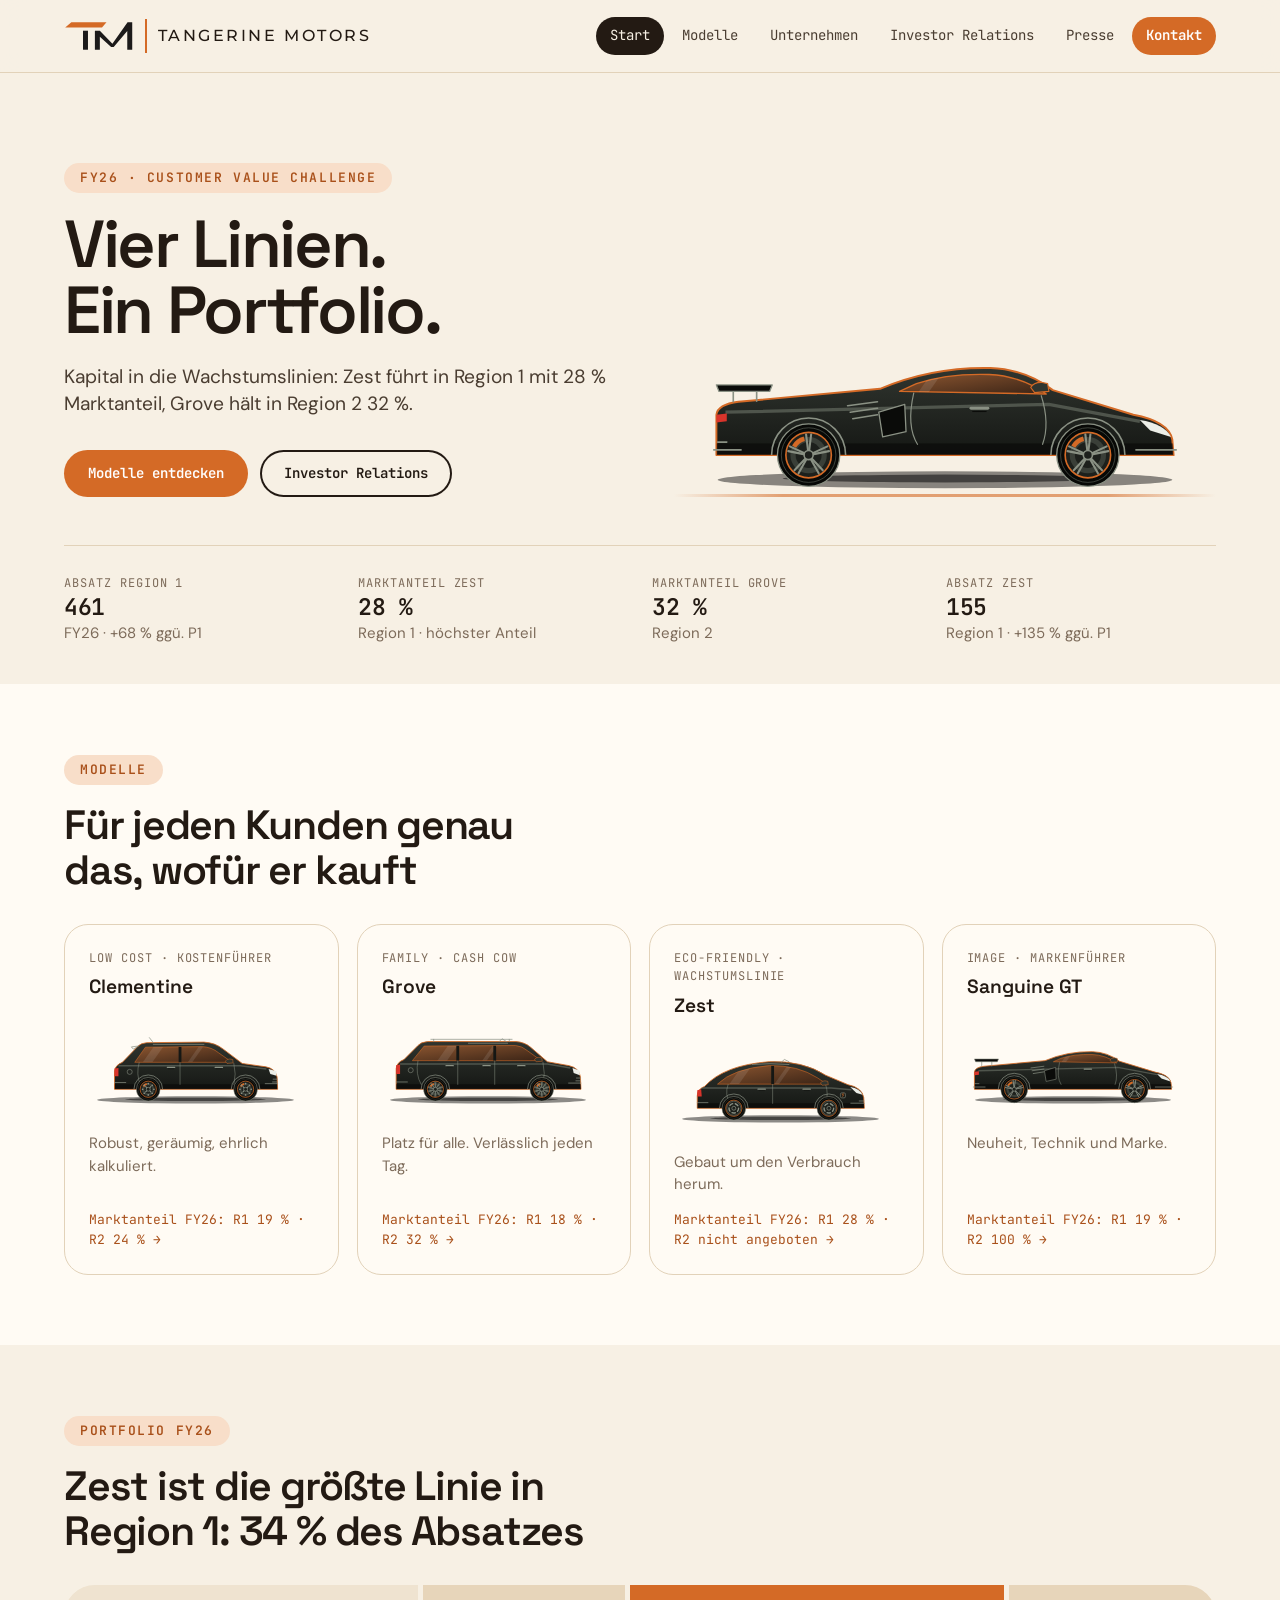
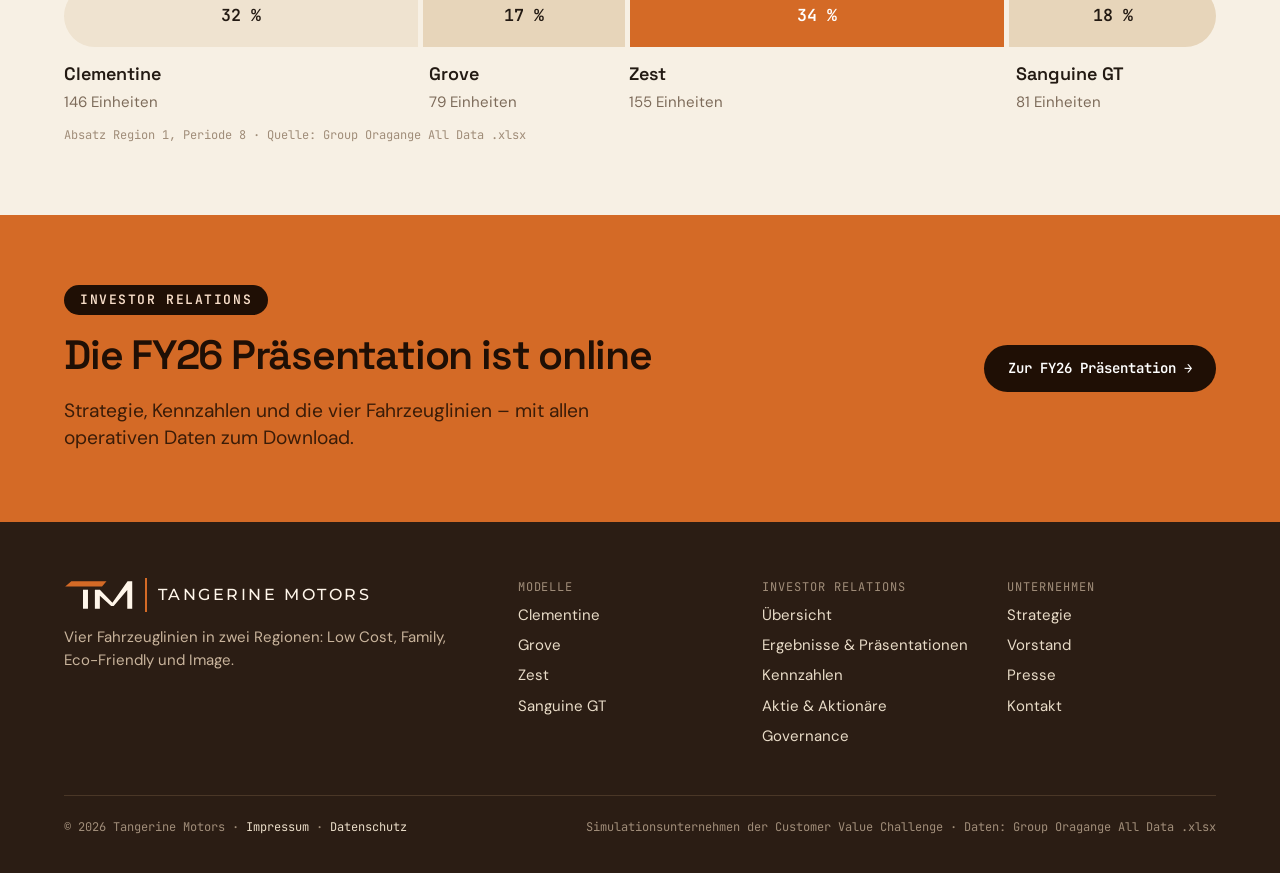
<file: index.html>
<!DOCTYPE html>
<html lang="de">
<head>
<meta charset="utf-8">
<meta name="viewport" content="width=1280">
<title>Tangerine Motors</title>
<meta name="description" content="Tangerine Motors: Clementine, Grove, Zest und Sanguine GT. Modelle, Unternehmen und Investor Relations.">
<meta name="theme-color" content="#F7F0E4">
<link rel="icon" href="assets/favicon.svg" type="image/svg+xml">
<link rel="preconnect" href="https://fonts.googleapis.com"><link rel="preconnect" href="https://fonts.gstatic.com" crossorigin><link href="https://fonts.googleapis.com/css2?family=Space+Grotesk:wght@400..700&family=DM+Sans:wght@400;600&family=JetBrains+Mono:wght@400;600&family=Montserrat:wght@500&display=swap" rel="stylesheet">
<link rel="stylesheet" href="assets/site.css">
</head>
<body>
<a class="skip" href="#main">Zum Inhalt springen</a>
<header class="site-head">
  <div class="wrap">
    <a class="brand" href="index.html" aria-label="Tangerine Motors – Startseite"><svg class="mark" viewBox="-4 -4 234 101" aria-hidden="true"><path fill="#D46A26" d="M0 17.7 L20.7 0 H139 L124 17.7 Z"/><rect x="60" y="28.7" width="16.7" height="64" fill="#1C1A1A"/><path fill="#1C1A1A" d="M100 92.7 V28.7 H116.7 L159 72.7 L210 0 H225.7 V92.7 H209 V29.3 L163.3 83.3 H154.7 L116.7 49.3 V92.7 Z"/></svg><span class="div" aria-hidden="true"></span><span class="word">TANGERINE MOTORS</span></a>
    <button class="nav-toggle" aria-expanded="false" aria-controls="nav">Menü</button>
    <nav aria-label="Hauptnavigation"><ul class="nav" id="nav"><li><a href="index.html" aria-current="page">Start</a></li><li><a href="modelle.html">Modelle</a></li><li><a href="unternehmen.html">Unternehmen</a></li><li><a href="investoren.html">Investor Relations</a></li><li><a href="presse.html">Presse</a></li><li><a class="cta" href="kontakt.html">Kontakt</a></li></ul></nav>
  </div>
</header>

<main id="main">

<section class="hero">
  <div class="wrap">
    <div class="hero-grid">
      <div>
        <p class="eyebrow">FY26 · Customer Value Challenge</p>
        <h1>Vier Linien.<br>Ein Portfolio.</h1>
        <p class="sub">Kapital in die Wachstumslinien: Zest führt in Region 1 mit 28 % Marktanteil, Grove hält in Region 2 32 %.</p>
        <div class="actions"><a class="btn" href="modelle.html">Modelle entdecken</a><a class="btn ghost" href="investoren.html">Investor Relations</a></div>
      </div>
      <div><img class="car" src="assets/cars/coupe.svg" alt="Sanguine GT, Seitenansicht" width="520" height="182"><div class="road" aria-hidden="true"></div></div>
    </div>
    <div class="ticker"><div class="item"><p class="label">Absatz Region 1</p><p class="val">461</p><p class="small">FY26 · +68 % ggü. P1</p></div><div class="item"><p class="label">Marktanteil Zest</p><p class="val">28 %</p><p class="small">Region 1 · höchster Anteil</p></div><div class="item"><p class="label">Marktanteil Grove</p><p class="val">32 %</p><p class="small">Region 2</p></div><div class="item"><p class="label">Absatz Zest</p><p class="val">155</p><p class="small">Region 1 · +135 % ggü. P1</p></div></div>
  </div>
</section>

<section class="paper">
  <div class="wrap">
    <p class="eyebrow">Modelle</p>
    <h2>Für jeden Kunden genau das, wofür er kauft</h2>
    <div class="models"><a class="model-card" href="modelle.html#clementine"><p class="label">Low Cost · Kostenführer</p><h3>Clementine</h3><img class="car" src="assets/cars/lowcost.svg" alt="Clementine, Seitenansicht" loading="lazy" width="260" height="91">
<p class="small">Robust, geräumig, ehrlich kalkuliert.</p><p class="more">Marktanteil FY26: R1 19 % · R2 24 % →</p></a><a class="model-card" href="modelle.html#grove"><p class="label">Family · Cash Cow</p><h3>Grove</h3><img class="car" src="assets/cars/family.svg" alt="Grove, Seitenansicht" loading="lazy" width="260" height="91">
<p class="small">Platz für alle. Verlässlich jeden Tag.</p><p class="more">Marktanteil FY26: R1 18 % · R2 32 % →</p></a><a class="model-card" href="modelle.html#zest"><p class="label">Eco-Friendly · Wachstumslinie</p><h3>Zest</h3><img class="car" src="assets/cars/eco.svg" alt="Zest, Seitenansicht" loading="lazy" width="260" height="91">
<p class="small">Gebaut um den Verbrauch herum.</p><p class="more">Marktanteil FY26: R1 28 % · R2 nicht angeboten →</p></a><a class="model-card" href="modelle.html#sanguine"><p class="label">Image · Markenführer</p><h3>Sanguine GT</h3><img class="car" src="assets/cars/sport.svg" alt="Sanguine GT, Seitenansicht" loading="lazy" width="260" height="91">
<p class="small">Neuheit, Technik und Marke.</p><p class="more">Marktanteil FY26: R1 19 % · R2 100 % →</p></a></div>
  </div>
</section>

<section>
  <div class="wrap">
    <p class="eyebrow">Portfolio FY26</p>
    <h2>Zest ist die größte Linie in Region 1: 34 % des Absatzes</h2>
    <div class="bar" role="img" aria-label="Absatzanteile je Linie, Region 1, FY26"><div class="seg" style="flex:146.0">32 %<span>Clementine</span></div><div class="seg" style="flex:79.0">17 %<span>Grove</span></div><div class="seg on" style="flex:155.0">34 %<span>Zest</span></div><div class="seg" style="flex:81.0">18 %<span>Sanguine GT</span></div></div>
    <div class="under"><div class="item" style="flex:146.0"><h3 style="font-size:18px">Clementine</h3><p class="small">146 Einheiten</p></div><div class="item" style="flex:79.0"><h3 style="font-size:18px">Grove</h3><p class="small">79 Einheiten</p></div><div class="item" style="flex:155.0"><h3 style="font-size:18px">Zest</h3><p class="small">155 Einheiten</p></div><div class="item" style="flex:81.0"><h3 style="font-size:18px">Sanguine GT</h3><p class="small">81 Einheiten</p></div></div>
    <p class="src">Absatz Region 1, Periode 8 · Quelle: Group Oragange All Data .xlsx</p>
  </div>
</section>

<section class="orange">
  <div class="wrap row" style="align-items:center">
    <div style="flex:2 1 420px"><p class="eyebrow">Investor Relations</p><h2 style="margin-bottom:0">Die FY26 Präsentation ist online</h2>
      <p class="sub">Strategie, Kennzahlen und die vier Fahrzeuglinien – mit allen operativen Daten zum Download.</p></div>
    <div style="flex:0 0 auto"><a class="btn" href="investoren-ergebnisse.html">Zur FY26 Präsentation →</a></div>
  </div>
</section>
</main>
<footer class="site-foot">
  <div class="wrap">
    <div class="cols">
      <div class="stack"><a class="brand" href="index.html" aria-label="Tangerine Motors – Startseite"><svg class="mark" viewBox="-4 -4 234 101" aria-hidden="true"><path fill="#D46A26" d="M0 17.7 L20.7 0 H139 L124 17.7 Z"/><rect x="60" y="28.7" width="16.7" height="64" fill="#1C1A1A"/><path fill="#1C1A1A" d="M100 92.7 V28.7 H116.7 L159 72.7 L210 0 H225.7 V92.7 H209 V29.3 L163.3 83.3 H154.7 L116.7 49.3 V92.7 Z"/></svg><span class="div" aria-hidden="true"></span><span class="word">TANGERINE MOTORS</span></a><p class="small" style="color:#C9B49C">Vier Fahrzeuglinien in zwei Regionen: Low Cost, Family, Eco-Friendly und Image.</p></div>
      <div><p class="label">Modelle</p><ul><li><a href="modelle.html#clementine">Clementine</a></li><li><a href="modelle.html#grove">Grove</a></li><li><a href="modelle.html#zest">Zest</a></li><li><a href="modelle.html#sanguine">Sanguine GT</a></li></ul></div>
      <div><p class="label">Investor Relations</p><ul><li><a href="investoren.html">Übersicht</a></li><li><a href="investoren-ergebnisse.html">Ergebnisse & Präsentationen</a></li><li><a href="investoren-kennzahlen.html">Kennzahlen</a></li><li><a href="investoren-aktionaere.html">Aktie & Aktionäre</a></li><li><a href="investoren-governance.html">Governance</a></li></ul></div>
      <div><p class="label">Unternehmen</p><ul><li><a href="unternehmen.html">Strategie</a></li><li><a href="investoren-governance.html">Vorstand</a></li><li><a href="presse.html">Presse</a></li><li><a href="kontakt.html">Kontakt</a></li></ul></div>
    </div>
    <div class="legal"><span>© 2026 Tangerine Motors · <a href="impressum.html">Impressum</a> · <a href="impressum.html#datenschutz">Datenschutz</a></span><span>Simulationsunternehmen der Customer Value Challenge · Daten: Group Oragange All Data .xlsx</span></div>
  </div>
</footer>
<script src="assets/data.js"></script>
<script src="assets/site.js"></script>
</body>
</html>
</file>
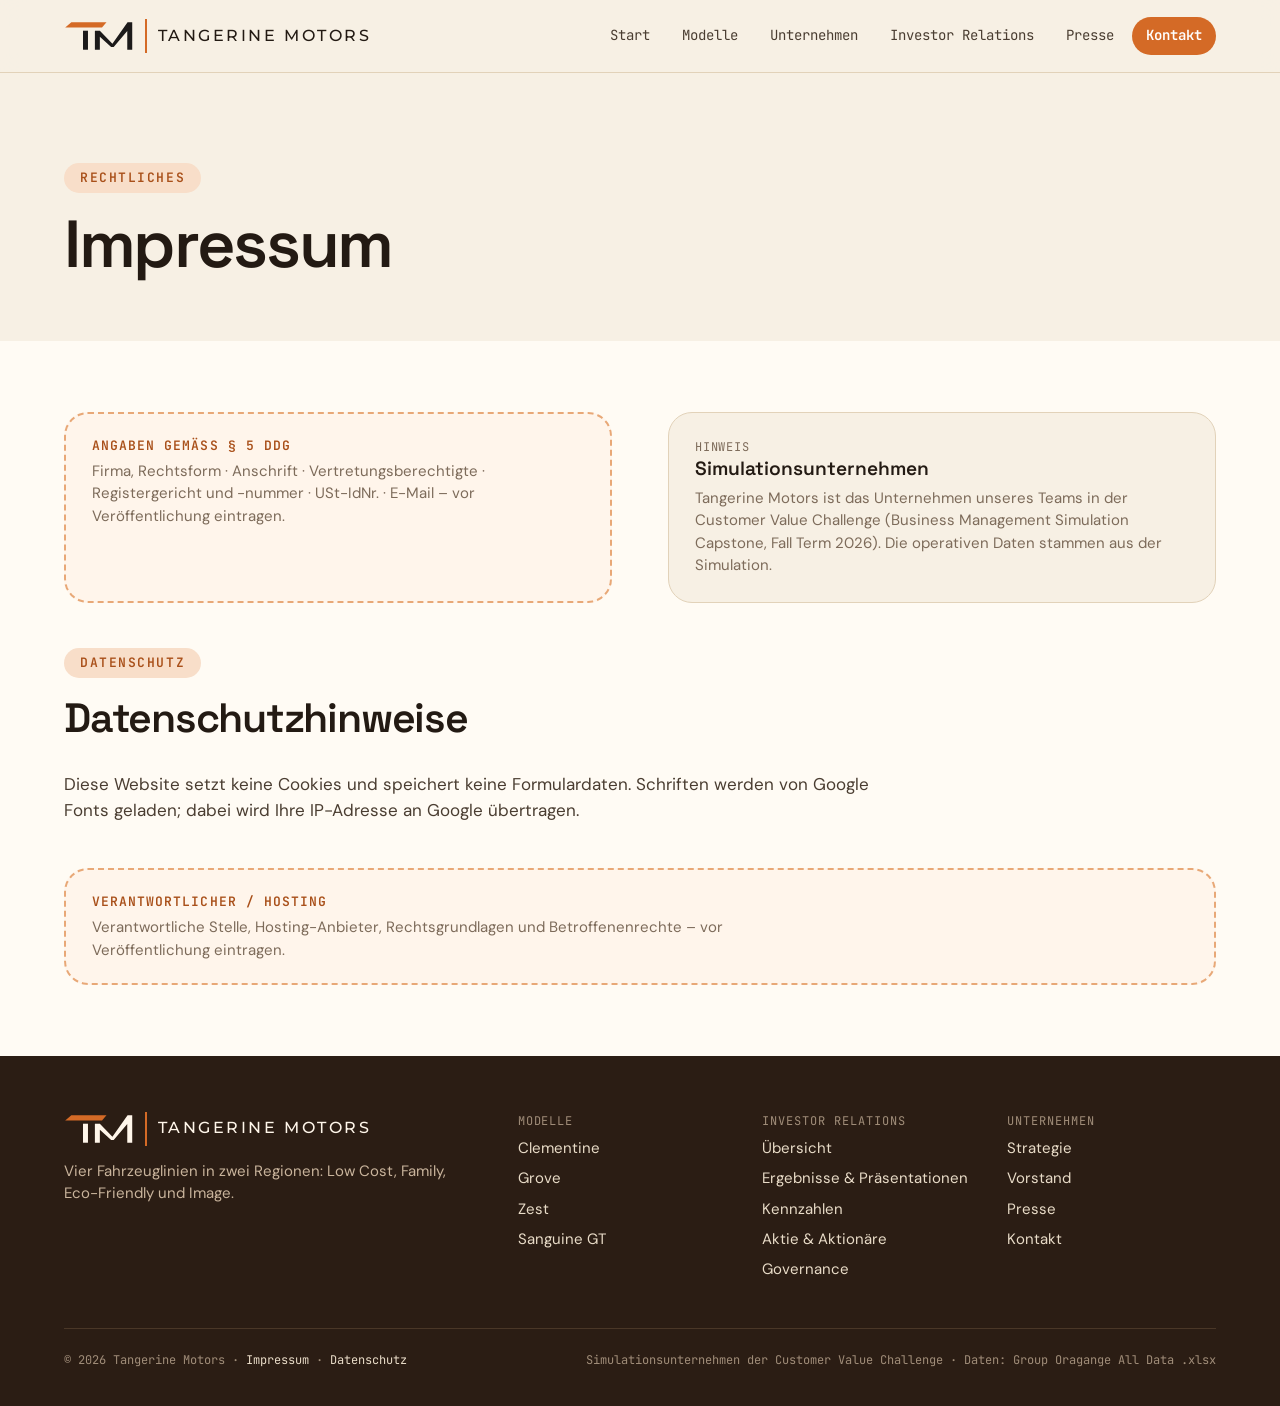
<file: impressum.html>
<!DOCTYPE html>
<html lang="de">
<head>
<meta charset="utf-8">
<meta name="viewport" content="width=1280">
<title>Impressum &amp; Datenschutz – Tangerine Motors</title>
<meta name="description" content="Impressum und Datenschutzhinweise.">
<meta name="theme-color" content="#F7F0E4">
<link rel="icon" href="assets/favicon.svg" type="image/svg+xml">
<link rel="preconnect" href="https://fonts.googleapis.com"><link rel="preconnect" href="https://fonts.gstatic.com" crossorigin><link href="https://fonts.googleapis.com/css2?family=Space+Grotesk:wght@400..700&family=DM+Sans:wght@400;600&family=JetBrains+Mono:wght@400;600&family=Montserrat:wght@500&display=swap" rel="stylesheet">
<link rel="stylesheet" href="assets/site.css">
</head>
<body>
<a class="skip" href="#main">Zum Inhalt springen</a>
<header class="site-head">
  <div class="wrap">
    <a class="brand" href="index.html" aria-label="Tangerine Motors – Startseite"><svg class="mark" viewBox="-4 -4 234 101" aria-hidden="true"><path fill="#D46A26" d="M0 17.7 L20.7 0 H139 L124 17.7 Z"/><rect x="60" y="28.7" width="16.7" height="64" fill="#1C1A1A"/><path fill="#1C1A1A" d="M100 92.7 V28.7 H116.7 L159 72.7 L210 0 H225.7 V92.7 H209 V29.3 L163.3 83.3 H154.7 L116.7 49.3 V92.7 Z"/></svg><span class="div" aria-hidden="true"></span><span class="word">TANGERINE MOTORS</span></a>
    <button class="nav-toggle" aria-expanded="false" aria-controls="nav">Menü</button>
    <nav aria-label="Hauptnavigation"><ul class="nav" id="nav"><li><a href="index.html">Start</a></li><li><a href="modelle.html">Modelle</a></li><li><a href="unternehmen.html">Unternehmen</a></li><li><a href="investoren.html">Investor Relations</a></li><li><a href="presse.html">Presse</a></li><li><a class="cta" href="kontakt.html">Kontakt</a></li></ul></nav>
  </div>
</header>

<main id="main">

<section class="hero" style="padding-bottom:clamp(40px,5vw,72px)"><div class="wrap"><p class="eyebrow">Rechtliches</p><h1>Impressum</h1></div></section>
<section class="paper"><div class="wrap grid2">
  <div class="ph"><p class="phtitle">ANGABEN GEMÄSS § 5 DDG</p><p class="small">Firma, Rechtsform · Anschrift · Vertretungsberechtigte · Registergericht und -nummer · USt-IdNr. · E-Mail – vor Veröffentlichung eintragen.</p></div>
  <div class="card"><p class="label">Hinweis</p><h3>Simulationsunternehmen</h3><p class="small">Tangerine Motors ist das Unternehmen unseres Teams in der Customer Value Challenge (Business Management Simulation Capstone, Fall Term 2026). Die operativen Daten stammen aus der Simulation.</p></div>
</div>
<div class="wrap mt" id="datenschutz"><p class="eyebrow">Datenschutz</p><h2>Datenschutzhinweise</h2>
  <p class="lead">Diese Website setzt keine Cookies und speichert keine Formulardaten. Schriften werden von Google Fonts geladen; dabei wird Ihre IP-Adresse an Google übertragen.</p>
  <div class="ph mt"><p class="phtitle">VERANTWORTLICHER / HOSTING</p><p class="small">Verantwortliche Stelle, Hosting-Anbieter, Rechtsgrundlagen und Betroffenenrechte – vor Veröffentlichung eintragen.</p></div>
</div></section>
</main>
<footer class="site-foot">
  <div class="wrap">
    <div class="cols">
      <div class="stack"><a class="brand" href="index.html" aria-label="Tangerine Motors – Startseite"><svg class="mark" viewBox="-4 -4 234 101" aria-hidden="true"><path fill="#D46A26" d="M0 17.7 L20.7 0 H139 L124 17.7 Z"/><rect x="60" y="28.7" width="16.7" height="64" fill="#1C1A1A"/><path fill="#1C1A1A" d="M100 92.7 V28.7 H116.7 L159 72.7 L210 0 H225.7 V92.7 H209 V29.3 L163.3 83.3 H154.7 L116.7 49.3 V92.7 Z"/></svg><span class="div" aria-hidden="true"></span><span class="word">TANGERINE MOTORS</span></a><p class="small" style="color:#C9B49C">Vier Fahrzeuglinien in zwei Regionen: Low Cost, Family, Eco-Friendly und Image.</p></div>
      <div><p class="label">Modelle</p><ul><li><a href="modelle.html#clementine">Clementine</a></li><li><a href="modelle.html#grove">Grove</a></li><li><a href="modelle.html#zest">Zest</a></li><li><a href="modelle.html#sanguine">Sanguine GT</a></li></ul></div>
      <div><p class="label">Investor Relations</p><ul><li><a href="investoren.html">Übersicht</a></li><li><a href="investoren-ergebnisse.html">Ergebnisse & Präsentationen</a></li><li><a href="investoren-kennzahlen.html">Kennzahlen</a></li><li><a href="investoren-aktionaere.html">Aktie & Aktionäre</a></li><li><a href="investoren-governance.html">Governance</a></li></ul></div>
      <div><p class="label">Unternehmen</p><ul><li><a href="unternehmen.html">Strategie</a></li><li><a href="investoren-governance.html">Vorstand</a></li><li><a href="presse.html">Presse</a></li><li><a href="kontakt.html">Kontakt</a></li></ul></div>
    </div>
    <div class="legal"><span>© 2026 Tangerine Motors · <a href="impressum.html">Impressum</a> · <a href="impressum.html#datenschutz">Datenschutz</a></span><span>Simulationsunternehmen der Customer Value Challenge · Daten: Group Oragange All Data .xlsx</span></div>
  </div>
</footer>
<script src="assets/data.js"></script>
<script src="assets/site.js"></script>
</body>
</html>
</file>
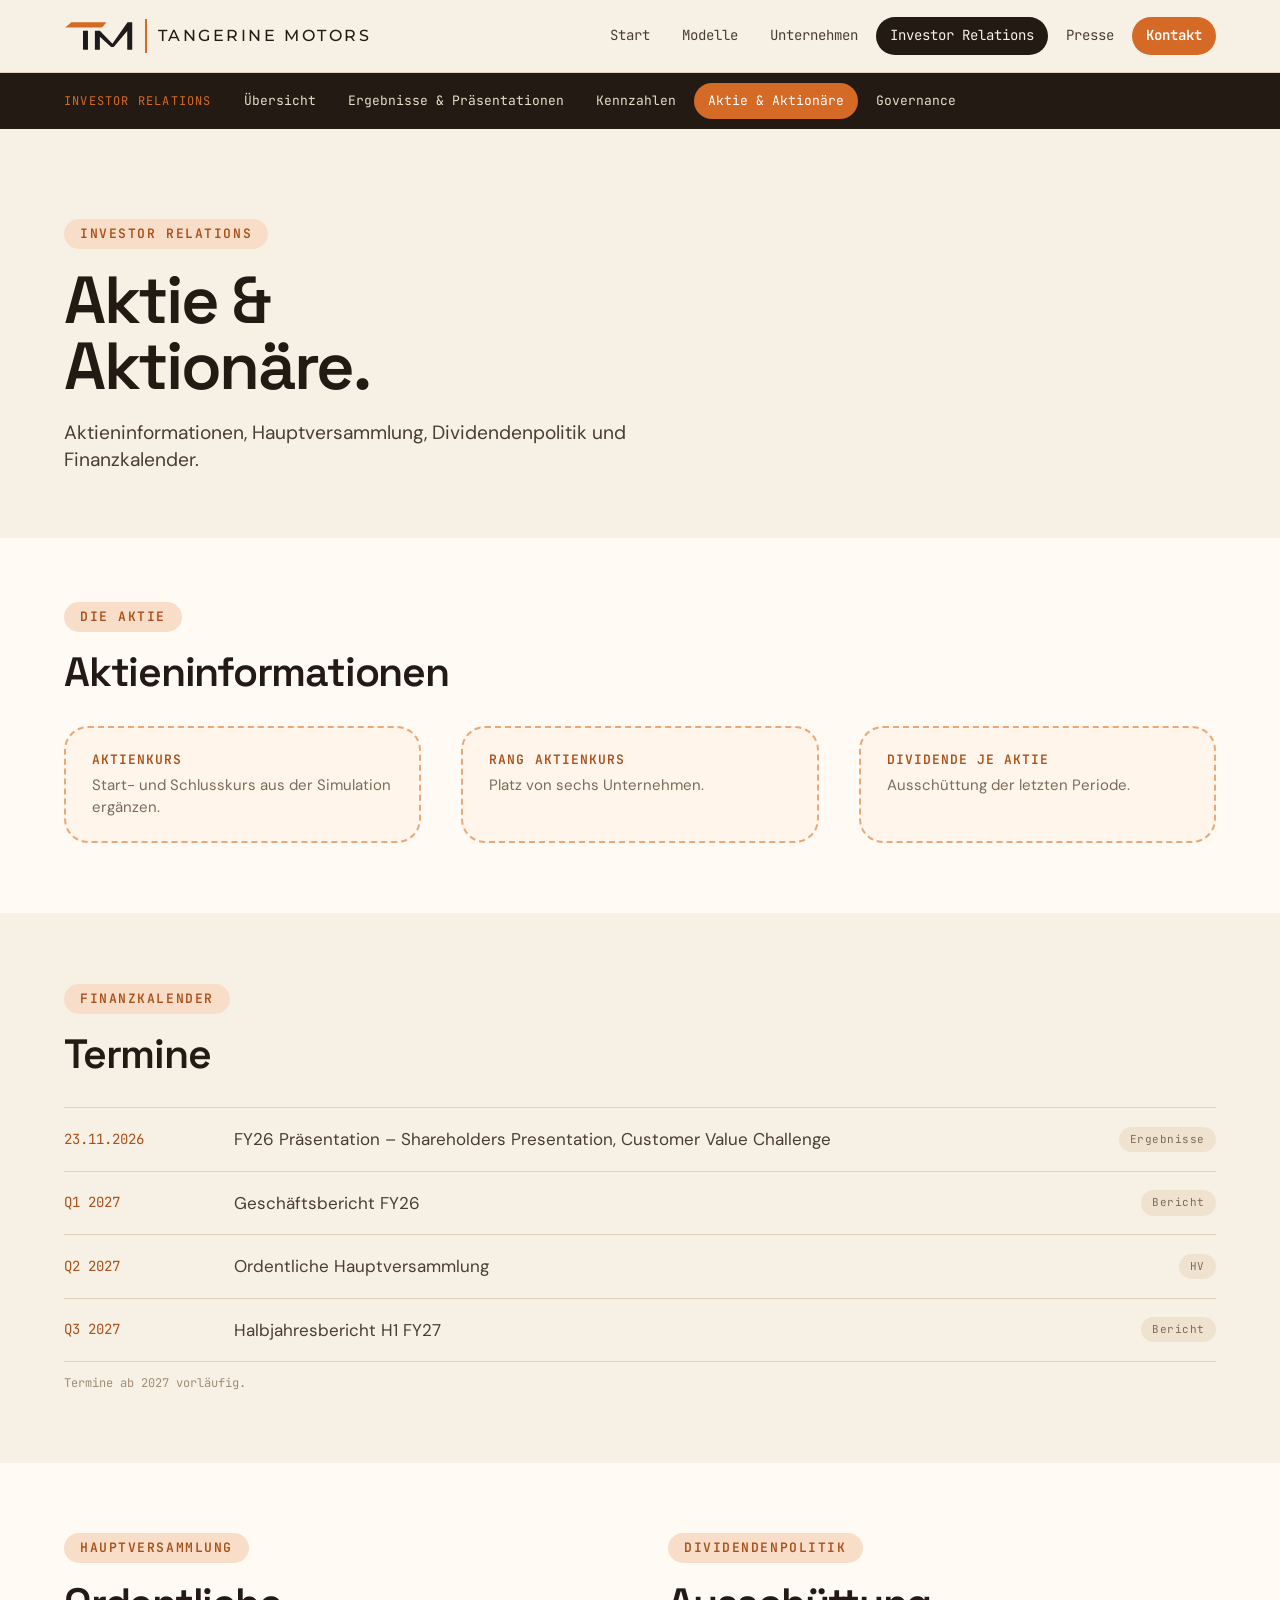
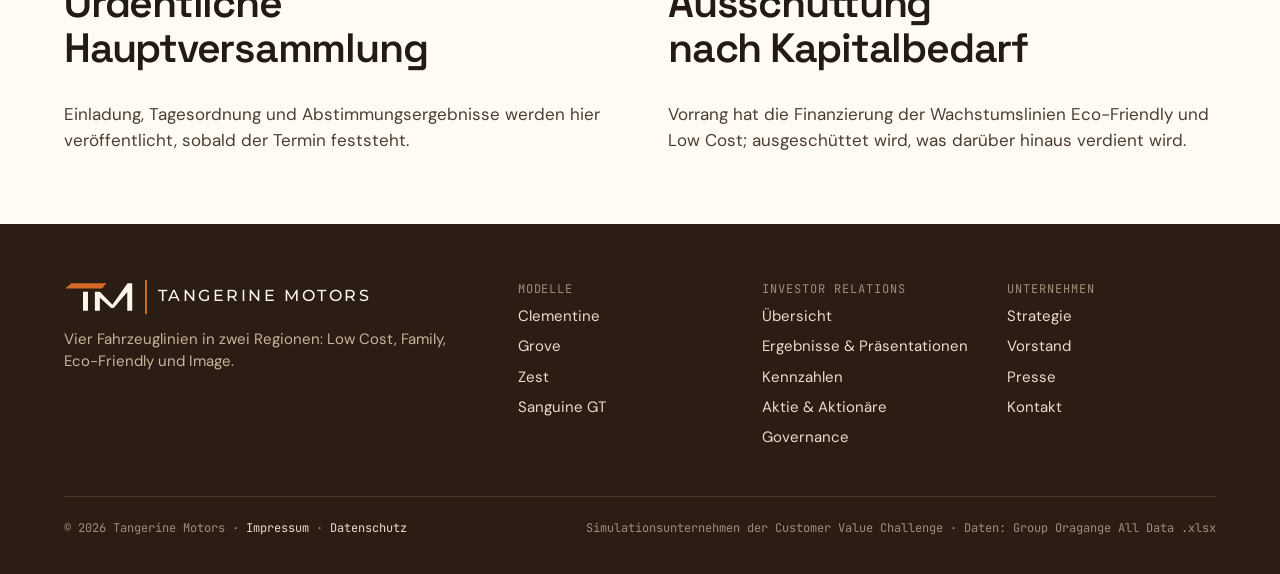
<file: investoren-aktionaere.html>
<!DOCTYPE html>
<html lang="de">
<head>
<meta charset="utf-8">
<meta name="viewport" content="width=1280">
<title>Aktie &amp; Aktionäre – Investor Relations – Tangerine Motors</title>
<meta name="description" content="Aktie, Hauptversammlung, Dividendenpolitik und Finanzkalender von Tangerine Motors.">
<meta name="theme-color" content="#F7F0E4">
<link rel="icon" href="assets/favicon.svg" type="image/svg+xml">
<link rel="preconnect" href="https://fonts.googleapis.com"><link rel="preconnect" href="https://fonts.gstatic.com" crossorigin><link href="https://fonts.googleapis.com/css2?family=Space+Grotesk:wght@400..700&family=DM+Sans:wght@400;600&family=JetBrains+Mono:wght@400;600&family=Montserrat:wght@500&display=swap" rel="stylesheet">
<link rel="stylesheet" href="assets/site.css">
</head>
<body>
<a class="skip" href="#main">Zum Inhalt springen</a>
<header class="site-head">
  <div class="wrap">
    <a class="brand" href="index.html" aria-label="Tangerine Motors – Startseite"><svg class="mark" viewBox="-4 -4 234 101" aria-hidden="true"><path fill="#D46A26" d="M0 17.7 L20.7 0 H139 L124 17.7 Z"/><rect x="60" y="28.7" width="16.7" height="64" fill="#1C1A1A"/><path fill="#1C1A1A" d="M100 92.7 V28.7 H116.7 L159 72.7 L210 0 H225.7 V92.7 H209 V29.3 L163.3 83.3 H154.7 L116.7 49.3 V92.7 Z"/></svg><span class="div" aria-hidden="true"></span><span class="word">TANGERINE MOTORS</span></a>
    <button class="nav-toggle" aria-expanded="false" aria-controls="nav">Menü</button>
    <nav aria-label="Hauptnavigation"><ul class="nav" id="nav"><li><a href="index.html">Start</a></li><li><a href="modelle.html">Modelle</a></li><li><a href="unternehmen.html">Unternehmen</a></li><li><a href="investoren.html" aria-current="page">Investor Relations</a></li><li><a href="presse.html">Presse</a></li><li><a class="cta" href="kontakt.html">Kontakt</a></li></ul></nav>
  </div>
</header>
<nav class="subnav" aria-label="Investor Relations"><div class="wrap"><span class="tag">Investor Relations</span><a href="investoren.html">Übersicht</a><a href="investoren-ergebnisse.html">Ergebnisse & Präsentationen</a><a href="investoren-kennzahlen.html">Kennzahlen</a><a href="investoren-aktionaere.html" aria-current="page">Aktie & Aktionäre</a><a href="investoren-governance.html">Governance</a></div></nav>
<main id="main">

<section class="hero" style="padding-bottom:clamp(40px,5vw,72px)"><div class="wrap"><p class="eyebrow">Investor Relations</p><h1>Aktie &amp;<br>Aktionäre.</h1><p class="sub">Aktieninformationen, Hauptversammlung, Dividendenpolitik und Finanzkalender.</p></div></section>
<section class="paper" style="padding-top:clamp(40px,5vw,72px)">
  <div class="wrap">
    <p class="eyebrow">Die Aktie</p>
    <h2>Aktieninformationen</h2>
    <div class="grid3">
      <div class="ph"><p class="phtitle">AKTIENKURS</p><p class="small">Start- und Schlusskurs aus der Simulation ergänzen.</p></div>
      <div class="ph"><p class="phtitle">RANG AKTIENKURS</p><p class="small">Platz von sechs Unternehmen.</p></div>
      <div class="ph"><p class="phtitle">DIVIDENDE JE AKTIE</p><p class="small">Ausschüttung der letzten Periode.</p></div>
    </div>
  </div>
</section>
<section id="kalender">
  <div class="wrap">
    <p class="eyebrow">Finanzkalender</p>
    <h2>Termine</h2>
    <ul class="list"><li><span class="date">23.11.2026</span><span>FY26 Präsentation – Shareholders Presentation, Customer Value Challenge</span><span class="tag">Ergebnisse</span></li><li><span class="date">Q1 2027</span><span>Geschäftsbericht FY26</span><span class="tag">Bericht</span></li><li><span class="date">Q2 2027</span><span>Ordentliche Hauptversammlung</span><span class="tag">HV</span></li><li><span class="date">Q3 2027</span><span>Halbjahresbericht H1 FY27</span><span class="tag">Bericht</span></li></ul>
    <p class="src">Termine ab 2027 vorläufig.</p>
  </div>
</section>
<section class="paper">
  <div class="wrap grid2">
    <div><p class="eyebrow">Hauptversammlung</p><h2>Ordentliche Hauptversammlung</h2><p class="lead">Einladung, Tagesordnung und Abstimmungsergebnisse werden hier veröffentlicht, sobald der Termin feststeht.</p></div>
    <div><p class="eyebrow">Dividendenpolitik</p><h2>Ausschüttung nach Kapitalbedarf</h2><p class="lead">Vorrang hat die Finanzierung der Wachstumslinien Eco-Friendly und Low Cost; ausgeschüttet wird, was darüber hinaus verdient wird.</p></div>
  </div>
</section>
</main>
<footer class="site-foot">
  <div class="wrap">
    <div class="cols">
      <div class="stack"><a class="brand" href="index.html" aria-label="Tangerine Motors – Startseite"><svg class="mark" viewBox="-4 -4 234 101" aria-hidden="true"><path fill="#D46A26" d="M0 17.7 L20.7 0 H139 L124 17.7 Z"/><rect x="60" y="28.7" width="16.7" height="64" fill="#1C1A1A"/><path fill="#1C1A1A" d="M100 92.7 V28.7 H116.7 L159 72.7 L210 0 H225.7 V92.7 H209 V29.3 L163.3 83.3 H154.7 L116.7 49.3 V92.7 Z"/></svg><span class="div" aria-hidden="true"></span><span class="word">TANGERINE MOTORS</span></a><p class="small" style="color:#C9B49C">Vier Fahrzeuglinien in zwei Regionen: Low Cost, Family, Eco-Friendly und Image.</p></div>
      <div><p class="label">Modelle</p><ul><li><a href="modelle.html#clementine">Clementine</a></li><li><a href="modelle.html#grove">Grove</a></li><li><a href="modelle.html#zest">Zest</a></li><li><a href="modelle.html#sanguine">Sanguine GT</a></li></ul></div>
      <div><p class="label">Investor Relations</p><ul><li><a href="investoren.html">Übersicht</a></li><li><a href="investoren-ergebnisse.html">Ergebnisse & Präsentationen</a></li><li><a href="investoren-kennzahlen.html">Kennzahlen</a></li><li><a href="investoren-aktionaere.html">Aktie & Aktionäre</a></li><li><a href="investoren-governance.html">Governance</a></li></ul></div>
      <div><p class="label">Unternehmen</p><ul><li><a href="unternehmen.html">Strategie</a></li><li><a href="investoren-governance.html">Vorstand</a></li><li><a href="presse.html">Presse</a></li><li><a href="kontakt.html">Kontakt</a></li></ul></div>
    </div>
    <div class="legal"><span>© 2026 Tangerine Motors · <a href="impressum.html">Impressum</a> · <a href="impressum.html#datenschutz">Datenschutz</a></span><span>Simulationsunternehmen der Customer Value Challenge · Daten: Group Oragange All Data .xlsx</span></div>
  </div>
</footer>
<script src="assets/data.js"></script>
<script src="assets/site.js"></script>
</body>
</html>
</file>
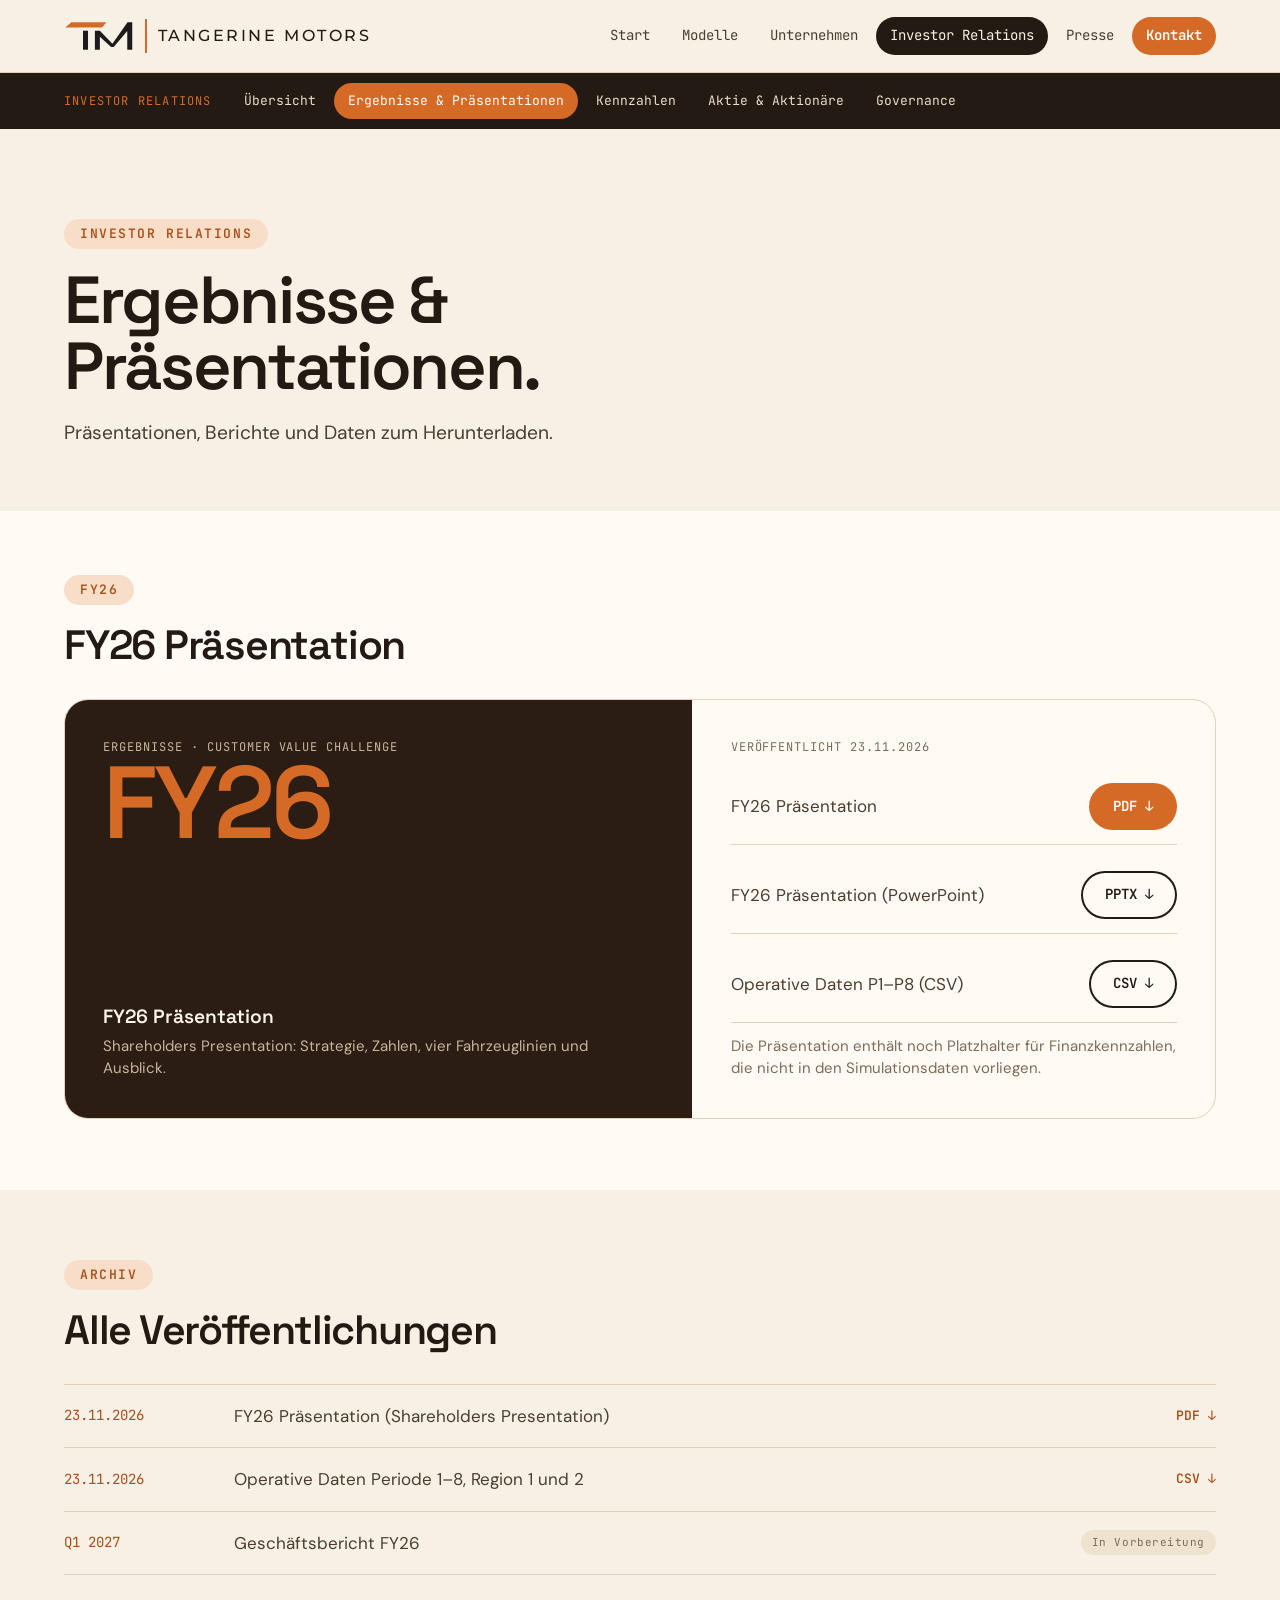
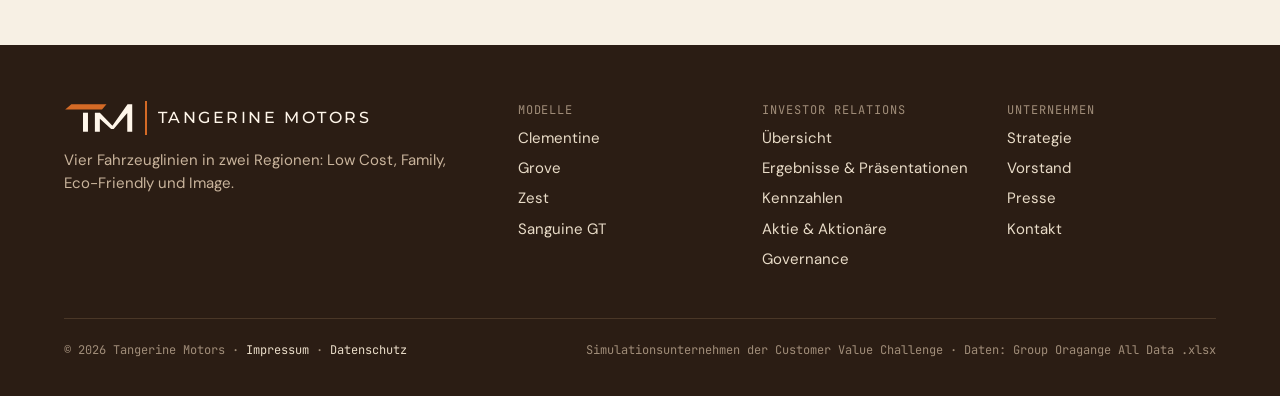
<file: investoren-ergebnisse.html>
<!DOCTYPE html>
<html lang="de">
<head>
<meta charset="utf-8">
<meta name="viewport" content="width=1280">
<title>Ergebnisse &amp; Präsentationen – Tangerine Motors</title>
<meta name="description" content="FY26 Präsentation und operative Daten von Tangerine Motors zum Download.">
<meta name="theme-color" content="#F7F0E4">
<link rel="icon" href="assets/favicon.svg" type="image/svg+xml">
<link rel="preconnect" href="https://fonts.googleapis.com"><link rel="preconnect" href="https://fonts.gstatic.com" crossorigin><link href="https://fonts.googleapis.com/css2?family=Space+Grotesk:wght@400..700&family=DM+Sans:wght@400;600&family=JetBrains+Mono:wght@400;600&family=Montserrat:wght@500&display=swap" rel="stylesheet">
<link rel="stylesheet" href="assets/site.css">
</head>
<body>
<a class="skip" href="#main">Zum Inhalt springen</a>
<header class="site-head">
  <div class="wrap">
    <a class="brand" href="index.html" aria-label="Tangerine Motors – Startseite"><svg class="mark" viewBox="-4 -4 234 101" aria-hidden="true"><path fill="#D46A26" d="M0 17.7 L20.7 0 H139 L124 17.7 Z"/><rect x="60" y="28.7" width="16.7" height="64" fill="#1C1A1A"/><path fill="#1C1A1A" d="M100 92.7 V28.7 H116.7 L159 72.7 L210 0 H225.7 V92.7 H209 V29.3 L163.3 83.3 H154.7 L116.7 49.3 V92.7 Z"/></svg><span class="div" aria-hidden="true"></span><span class="word">TANGERINE MOTORS</span></a>
    <button class="nav-toggle" aria-expanded="false" aria-controls="nav">Menü</button>
    <nav aria-label="Hauptnavigation"><ul class="nav" id="nav"><li><a href="index.html">Start</a></li><li><a href="modelle.html">Modelle</a></li><li><a href="unternehmen.html">Unternehmen</a></li><li><a href="investoren.html" aria-current="page">Investor Relations</a></li><li><a href="presse.html">Presse</a></li><li><a class="cta" href="kontakt.html">Kontakt</a></li></ul></nav>
  </div>
</header>
<nav class="subnav" aria-label="Investor Relations"><div class="wrap"><span class="tag">Investor Relations</span><a href="investoren.html">Übersicht</a><a href="investoren-ergebnisse.html" aria-current="page">Ergebnisse & Präsentationen</a><a href="investoren-kennzahlen.html">Kennzahlen</a><a href="investoren-aktionaere.html">Aktie & Aktionäre</a><a href="investoren-governance.html">Governance</a></div></nav>
<main id="main">

<section class="hero" style="padding-bottom:clamp(40px,5vw,72px)"><div class="wrap"><p class="eyebrow">Investor Relations</p><h1>Ergebnisse &amp;<br>Präsentationen.</h1><p class="sub">Präsentationen, Berichte und Daten zum Herunterladen.</p></div></section>
<section class="paper" style="padding-top:clamp(40px,5vw,72px)">
  <div class="wrap">
    <p class="eyebrow">FY26</p>
    <h2>FY26 Präsentation</h2>
    <div class="result">
  <div class="cover"><div><p class="label" style="color:#C9B49C">Ergebnisse · Customer Value Challenge</p><p class="fy">FY26</p></div>
    <div><h3>FY26 Präsentation</h3><p class="small" style="color:#C9B49C">Shareholders Presentation: Strategie, Zahlen, vier Fahrzeuglinien und Ausblick.</p></div></div>
  <div class="body">
    <p class="label">Veröffentlicht 23.11.2026</p>
    <div class="dlrow"><span>FY26 Präsentation</span><a class="dl btn" href="assets/ir/FY26-Praesentation.pdf" download>PDF ↓</a></div>
    <div class="dlrow"><span>FY26 Präsentation (PowerPoint)</span><a class="dl btn ghost" href="assets/ir/FY26-Praesentation.pptx" download>PPTX ↓</a></div>
    <div class="dlrow"><span>Operative Daten P1–P8 (CSV)</span><a class="dl btn ghost" href="data/tangerine-motors-operative-daten.csv" download>CSV ↓</a></div>
    <p class="small">Die Präsentation enthält noch Platzhalter für Finanzkennzahlen, die nicht in den Simulationsdaten vorliegen.</p>
  </div>
</div>
  </div>
</section>
<section>
  <div class="wrap">
    <p class="eyebrow">Archiv</p>
    <h2>Alle Veröffentlichungen</h2>
    <ul class="list">
      <li><span class="date">23.11.2026</span><span>FY26 Präsentation (Shareholders Presentation)</span><a class="dl" href="assets/ir/FY26-Praesentation.pdf" download>PDF ↓</a></li>
      <li><span class="date">23.11.2026</span><span>Operative Daten Periode 1–8, Region 1 und 2</span><a class="dl" href="data/tangerine-motors-operative-daten.csv" download>CSV ↓</a></li>
      <li><span class="date">Q1 2027</span><span>Geschäftsbericht FY26</span><span class="tag">In Vorbereitung</span></li>
    </ul>
  </div>
</section>
</main>
<footer class="site-foot">
  <div class="wrap">
    <div class="cols">
      <div class="stack"><a class="brand" href="index.html" aria-label="Tangerine Motors – Startseite"><svg class="mark" viewBox="-4 -4 234 101" aria-hidden="true"><path fill="#D46A26" d="M0 17.7 L20.7 0 H139 L124 17.7 Z"/><rect x="60" y="28.7" width="16.7" height="64" fill="#1C1A1A"/><path fill="#1C1A1A" d="M100 92.7 V28.7 H116.7 L159 72.7 L210 0 H225.7 V92.7 H209 V29.3 L163.3 83.3 H154.7 L116.7 49.3 V92.7 Z"/></svg><span class="div" aria-hidden="true"></span><span class="word">TANGERINE MOTORS</span></a><p class="small" style="color:#C9B49C">Vier Fahrzeuglinien in zwei Regionen: Low Cost, Family, Eco-Friendly und Image.</p></div>
      <div><p class="label">Modelle</p><ul><li><a href="modelle.html#clementine">Clementine</a></li><li><a href="modelle.html#grove">Grove</a></li><li><a href="modelle.html#zest">Zest</a></li><li><a href="modelle.html#sanguine">Sanguine GT</a></li></ul></div>
      <div><p class="label">Investor Relations</p><ul><li><a href="investoren.html">Übersicht</a></li><li><a href="investoren-ergebnisse.html">Ergebnisse & Präsentationen</a></li><li><a href="investoren-kennzahlen.html">Kennzahlen</a></li><li><a href="investoren-aktionaere.html">Aktie & Aktionäre</a></li><li><a href="investoren-governance.html">Governance</a></li></ul></div>
      <div><p class="label">Unternehmen</p><ul><li><a href="unternehmen.html">Strategie</a></li><li><a href="investoren-governance.html">Vorstand</a></li><li><a href="presse.html">Presse</a></li><li><a href="kontakt.html">Kontakt</a></li></ul></div>
    </div>
    <div class="legal"><span>© 2026 Tangerine Motors · <a href="impressum.html">Impressum</a> · <a href="impressum.html#datenschutz">Datenschutz</a></span><span>Simulationsunternehmen der Customer Value Challenge · Daten: Group Oragange All Data .xlsx</span></div>
  </div>
</footer>
<script src="assets/data.js"></script>
<script src="assets/site.js"></script>
</body>
</html>
</file>
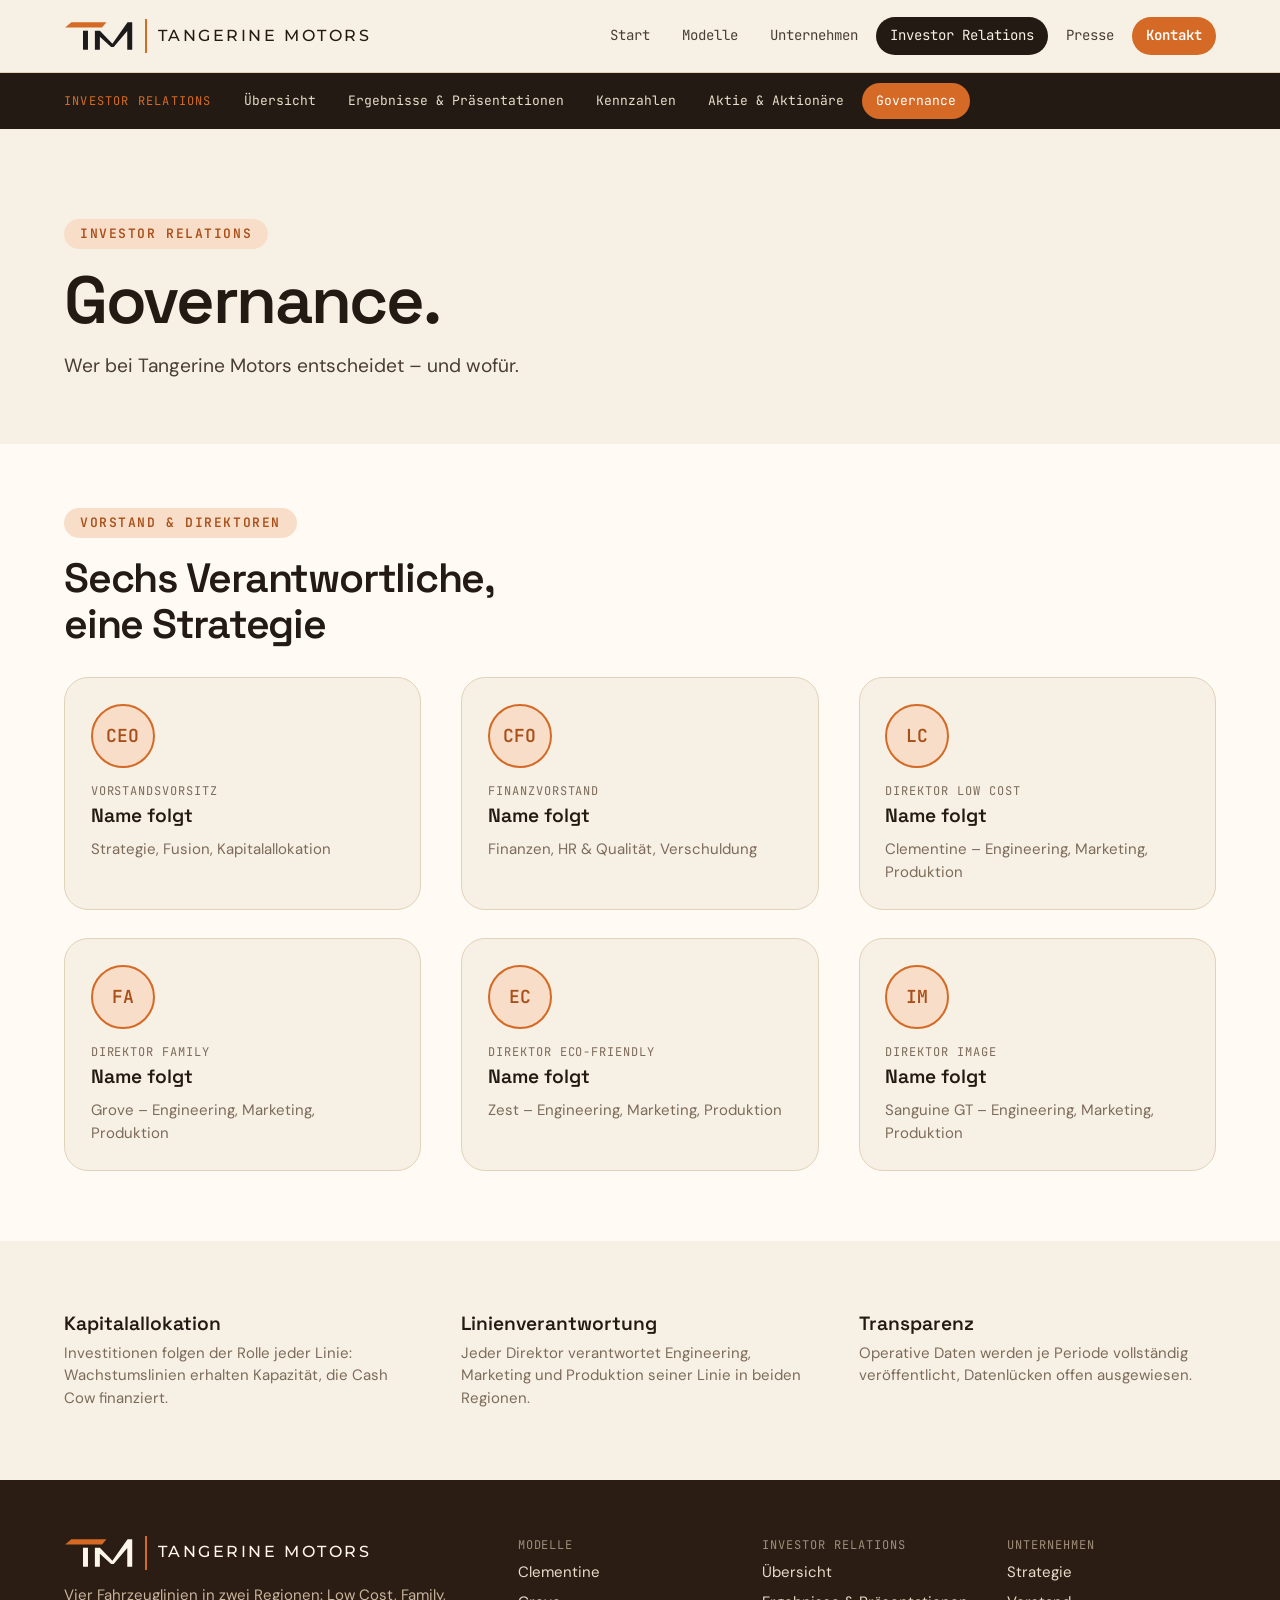
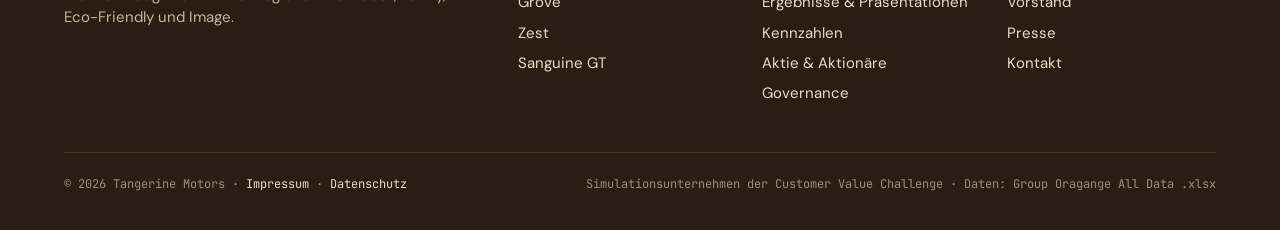
<file: investoren-governance.html>
<!DOCTYPE html>
<html lang="de">
<head>
<meta charset="utf-8">
<meta name="viewport" content="width=1280">
<title>Governance – Investor Relations – Tangerine Motors</title>
<meta name="description" content="Vorstand, Direktoren und Grundsätze der Unternehmensführung von Tangerine Motors.">
<meta name="theme-color" content="#F7F0E4">
<link rel="icon" href="assets/favicon.svg" type="image/svg+xml">
<link rel="preconnect" href="https://fonts.googleapis.com"><link rel="preconnect" href="https://fonts.gstatic.com" crossorigin><link href="https://fonts.googleapis.com/css2?family=Space+Grotesk:wght@400..700&family=DM+Sans:wght@400;600&family=JetBrains+Mono:wght@400;600&family=Montserrat:wght@500&display=swap" rel="stylesheet">
<link rel="stylesheet" href="assets/site.css">
</head>
<body>
<a class="skip" href="#main">Zum Inhalt springen</a>
<header class="site-head">
  <div class="wrap">
    <a class="brand" href="index.html" aria-label="Tangerine Motors – Startseite"><svg class="mark" viewBox="-4 -4 234 101" aria-hidden="true"><path fill="#D46A26" d="M0 17.7 L20.7 0 H139 L124 17.7 Z"/><rect x="60" y="28.7" width="16.7" height="64" fill="#1C1A1A"/><path fill="#1C1A1A" d="M100 92.7 V28.7 H116.7 L159 72.7 L210 0 H225.7 V92.7 H209 V29.3 L163.3 83.3 H154.7 L116.7 49.3 V92.7 Z"/></svg><span class="div" aria-hidden="true"></span><span class="word">TANGERINE MOTORS</span></a>
    <button class="nav-toggle" aria-expanded="false" aria-controls="nav">Menü</button>
    <nav aria-label="Hauptnavigation"><ul class="nav" id="nav"><li><a href="index.html">Start</a></li><li><a href="modelle.html">Modelle</a></li><li><a href="unternehmen.html">Unternehmen</a></li><li><a href="investoren.html" aria-current="page">Investor Relations</a></li><li><a href="presse.html">Presse</a></li><li><a class="cta" href="kontakt.html">Kontakt</a></li></ul></nav>
  </div>
</header>
<nav class="subnav" aria-label="Investor Relations"><div class="wrap"><span class="tag">Investor Relations</span><a href="investoren.html">Übersicht</a><a href="investoren-ergebnisse.html">Ergebnisse & Präsentationen</a><a href="investoren-kennzahlen.html">Kennzahlen</a><a href="investoren-aktionaere.html">Aktie & Aktionäre</a><a href="investoren-governance.html" aria-current="page">Governance</a></div></nav>
<main id="main">

<section class="hero" style="padding-bottom:clamp(40px,5vw,72px)"><div class="wrap"><p class="eyebrow">Investor Relations</p><h1>Governance.</h1><p class="sub">Wer bei Tangerine Motors entscheidet – und wofür.</p></div></section>
<section class="paper" style="padding-top:clamp(40px,5vw,72px)">
  <div class="wrap">
    <p class="eyebrow">Vorstand & Direktoren</p>
    <h2>Sechs Verantwortliche, eine Strategie</h2>
    <div class="grid3"><div class="person card"><div class="avatar" aria-hidden="true">CEO</div><p class="label">Vorstandsvorsitz</p><h3>Name folgt</h3><p class="small">Strategie, Fusion, Kapitalallokation</p></div><div class="person card"><div class="avatar" aria-hidden="true">CFO</div><p class="label">Finanzvorstand</p><h3>Name folgt</h3><p class="small">Finanzen, HR &amp; Qualität, Verschuldung</p></div><div class="person card"><div class="avatar" aria-hidden="true">LC</div><p class="label">Direktor Low Cost</p><h3>Name folgt</h3><p class="small">Clementine – Engineering, Marketing, Produktion</p></div><div class="person card"><div class="avatar" aria-hidden="true">FA</div><p class="label">Direktor Family</p><h3>Name folgt</h3><p class="small">Grove – Engineering, Marketing, Produktion</p></div><div class="person card"><div class="avatar" aria-hidden="true">EC</div><p class="label">Direktor Eco-Friendly</p><h3>Name folgt</h3><p class="small">Zest – Engineering, Marketing, Produktion</p></div><div class="person card"><div class="avatar" aria-hidden="true">IM</div><p class="label">Direktor Image</p><h3>Name folgt</h3><p class="small">Sanguine GT – Engineering, Marketing, Produktion</p></div></div>
  </div>
</section>
<section>
  <div class="wrap grid3">
    <div class="item"><h3>Kapitalallokation</h3><p class="small">Investitionen folgen der Rolle jeder Linie: Wachstumslinien erhalten Kapazität, die Cash Cow finanziert.</p></div>
    <div class="item"><h3>Linienverantwortung</h3><p class="small">Jeder Direktor verantwortet Engineering, Marketing und Produktion seiner Linie in beiden Regionen.</p></div>
    <div class="item"><h3>Transparenz</h3><p class="small">Operative Daten werden je Periode vollständig veröffentlicht, Datenlücken offen ausgewiesen.</p></div>
  </div>
</section>
</main>
<footer class="site-foot">
  <div class="wrap">
    <div class="cols">
      <div class="stack"><a class="brand" href="index.html" aria-label="Tangerine Motors – Startseite"><svg class="mark" viewBox="-4 -4 234 101" aria-hidden="true"><path fill="#D46A26" d="M0 17.7 L20.7 0 H139 L124 17.7 Z"/><rect x="60" y="28.7" width="16.7" height="64" fill="#1C1A1A"/><path fill="#1C1A1A" d="M100 92.7 V28.7 H116.7 L159 72.7 L210 0 H225.7 V92.7 H209 V29.3 L163.3 83.3 H154.7 L116.7 49.3 V92.7 Z"/></svg><span class="div" aria-hidden="true"></span><span class="word">TANGERINE MOTORS</span></a><p class="small" style="color:#C9B49C">Vier Fahrzeuglinien in zwei Regionen: Low Cost, Family, Eco-Friendly und Image.</p></div>
      <div><p class="label">Modelle</p><ul><li><a href="modelle.html#clementine">Clementine</a></li><li><a href="modelle.html#grove">Grove</a></li><li><a href="modelle.html#zest">Zest</a></li><li><a href="modelle.html#sanguine">Sanguine GT</a></li></ul></div>
      <div><p class="label">Investor Relations</p><ul><li><a href="investoren.html">Übersicht</a></li><li><a href="investoren-ergebnisse.html">Ergebnisse & Präsentationen</a></li><li><a href="investoren-kennzahlen.html">Kennzahlen</a></li><li><a href="investoren-aktionaere.html">Aktie & Aktionäre</a></li><li><a href="investoren-governance.html">Governance</a></li></ul></div>
      <div><p class="label">Unternehmen</p><ul><li><a href="unternehmen.html">Strategie</a></li><li><a href="investoren-governance.html">Vorstand</a></li><li><a href="presse.html">Presse</a></li><li><a href="kontakt.html">Kontakt</a></li></ul></div>
    </div>
    <div class="legal"><span>© 2026 Tangerine Motors · <a href="impressum.html">Impressum</a> · <a href="impressum.html#datenschutz">Datenschutz</a></span><span>Simulationsunternehmen der Customer Value Challenge · Daten: Group Oragange All Data .xlsx</span></div>
  </div>
</footer>
<script src="assets/data.js"></script>
<script src="assets/site.js"></script>
</body>
</html>
</file>
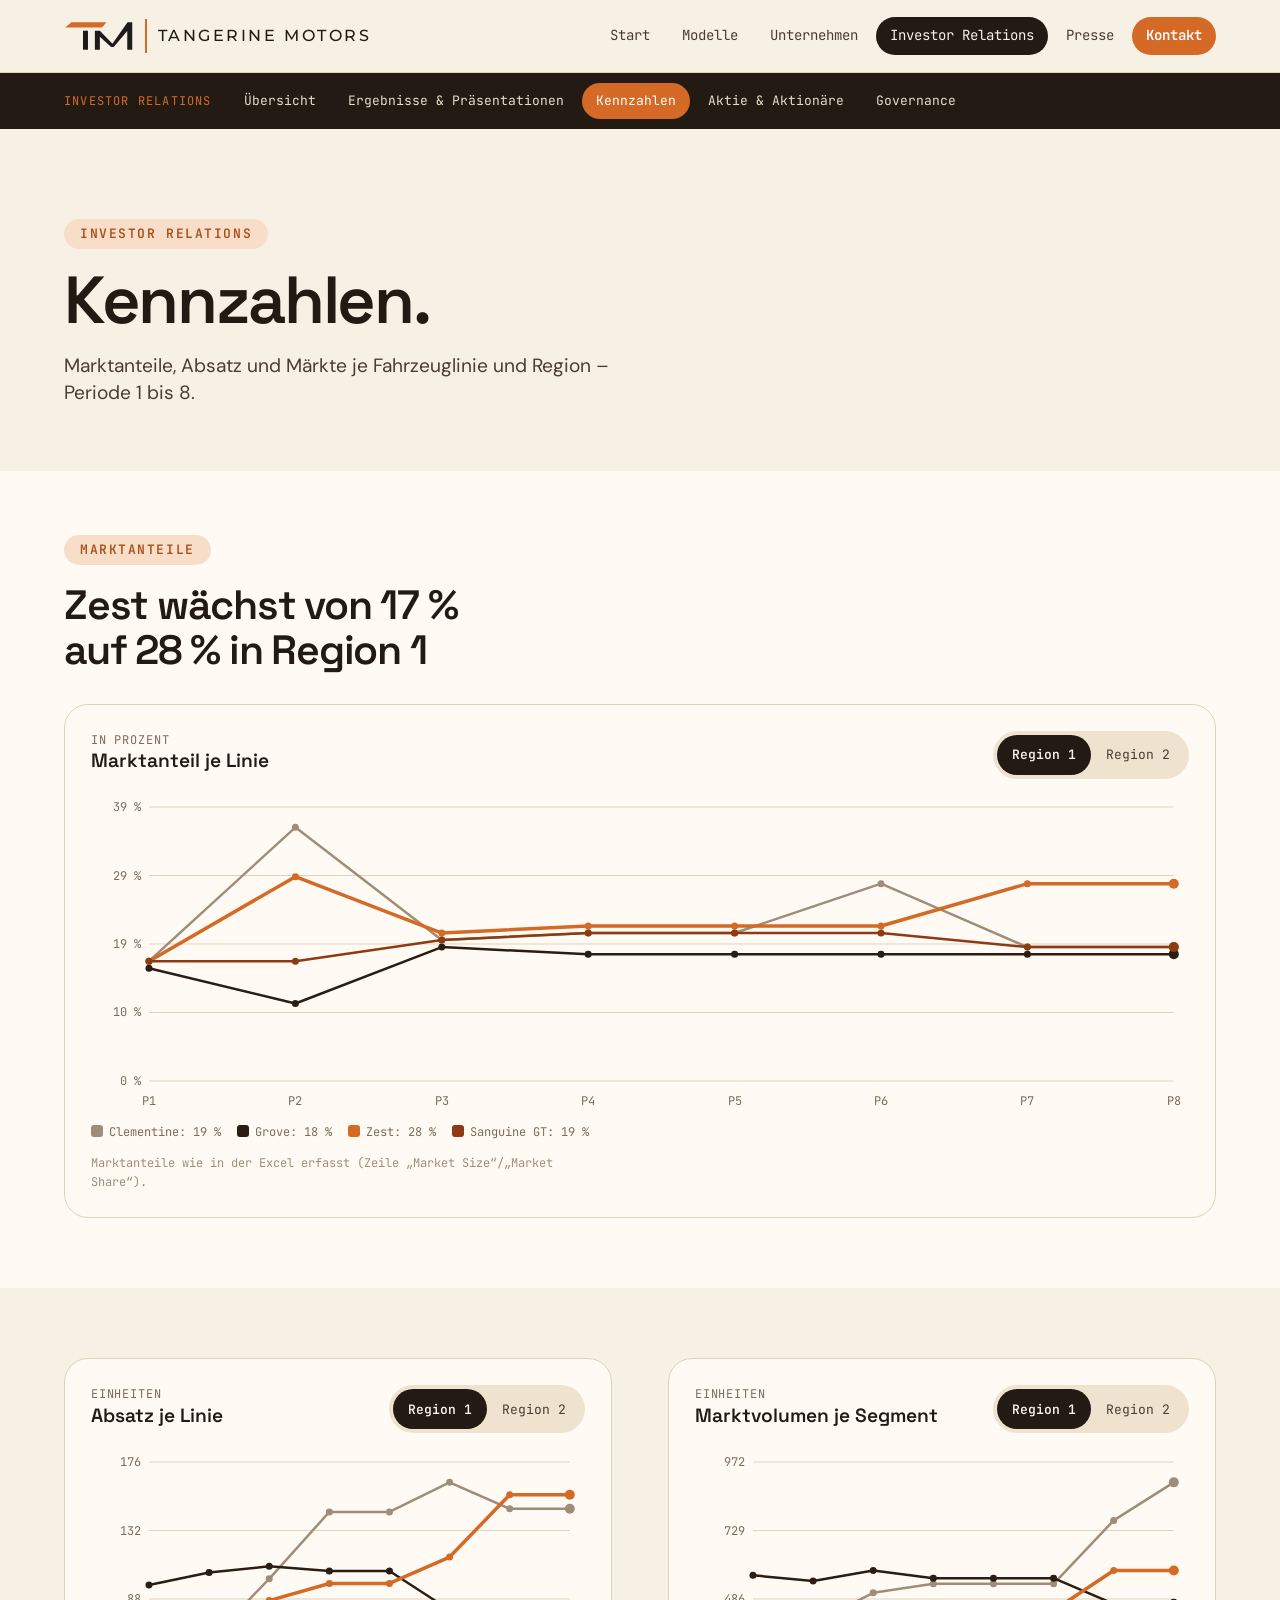
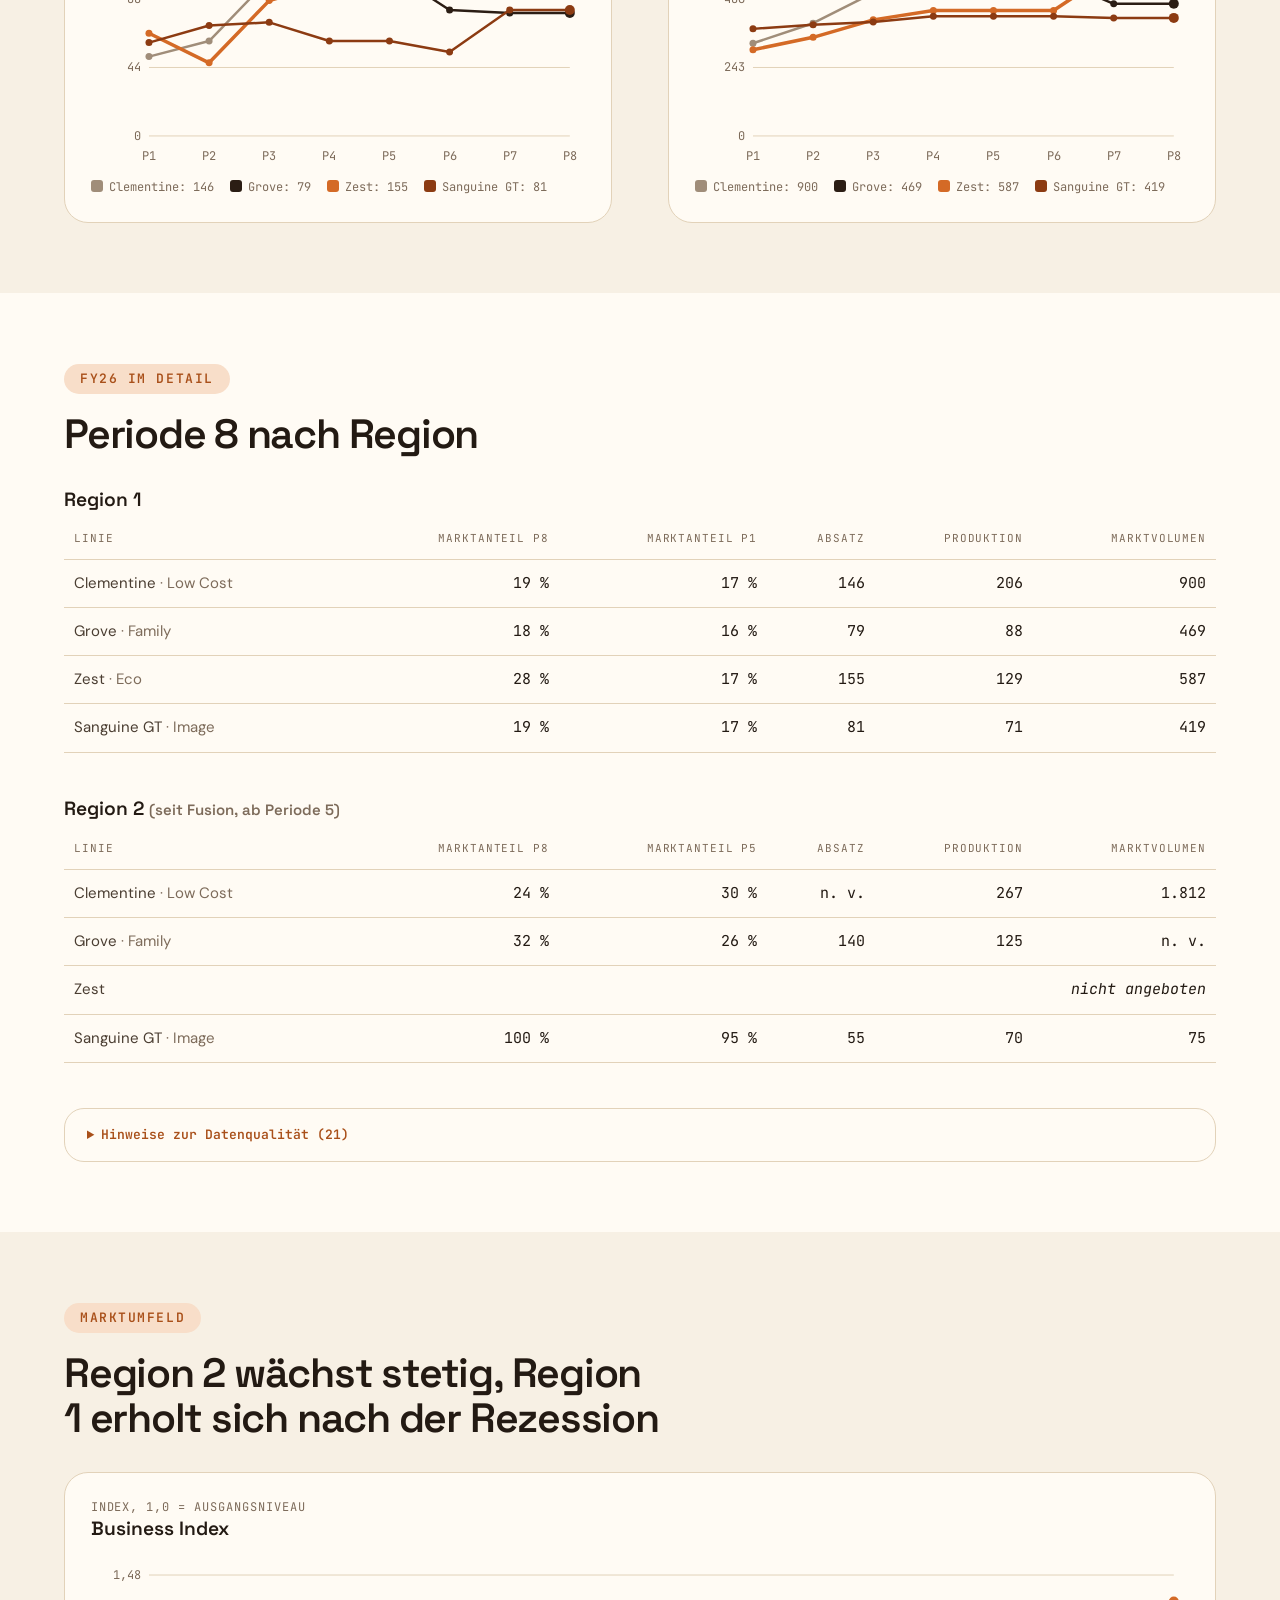
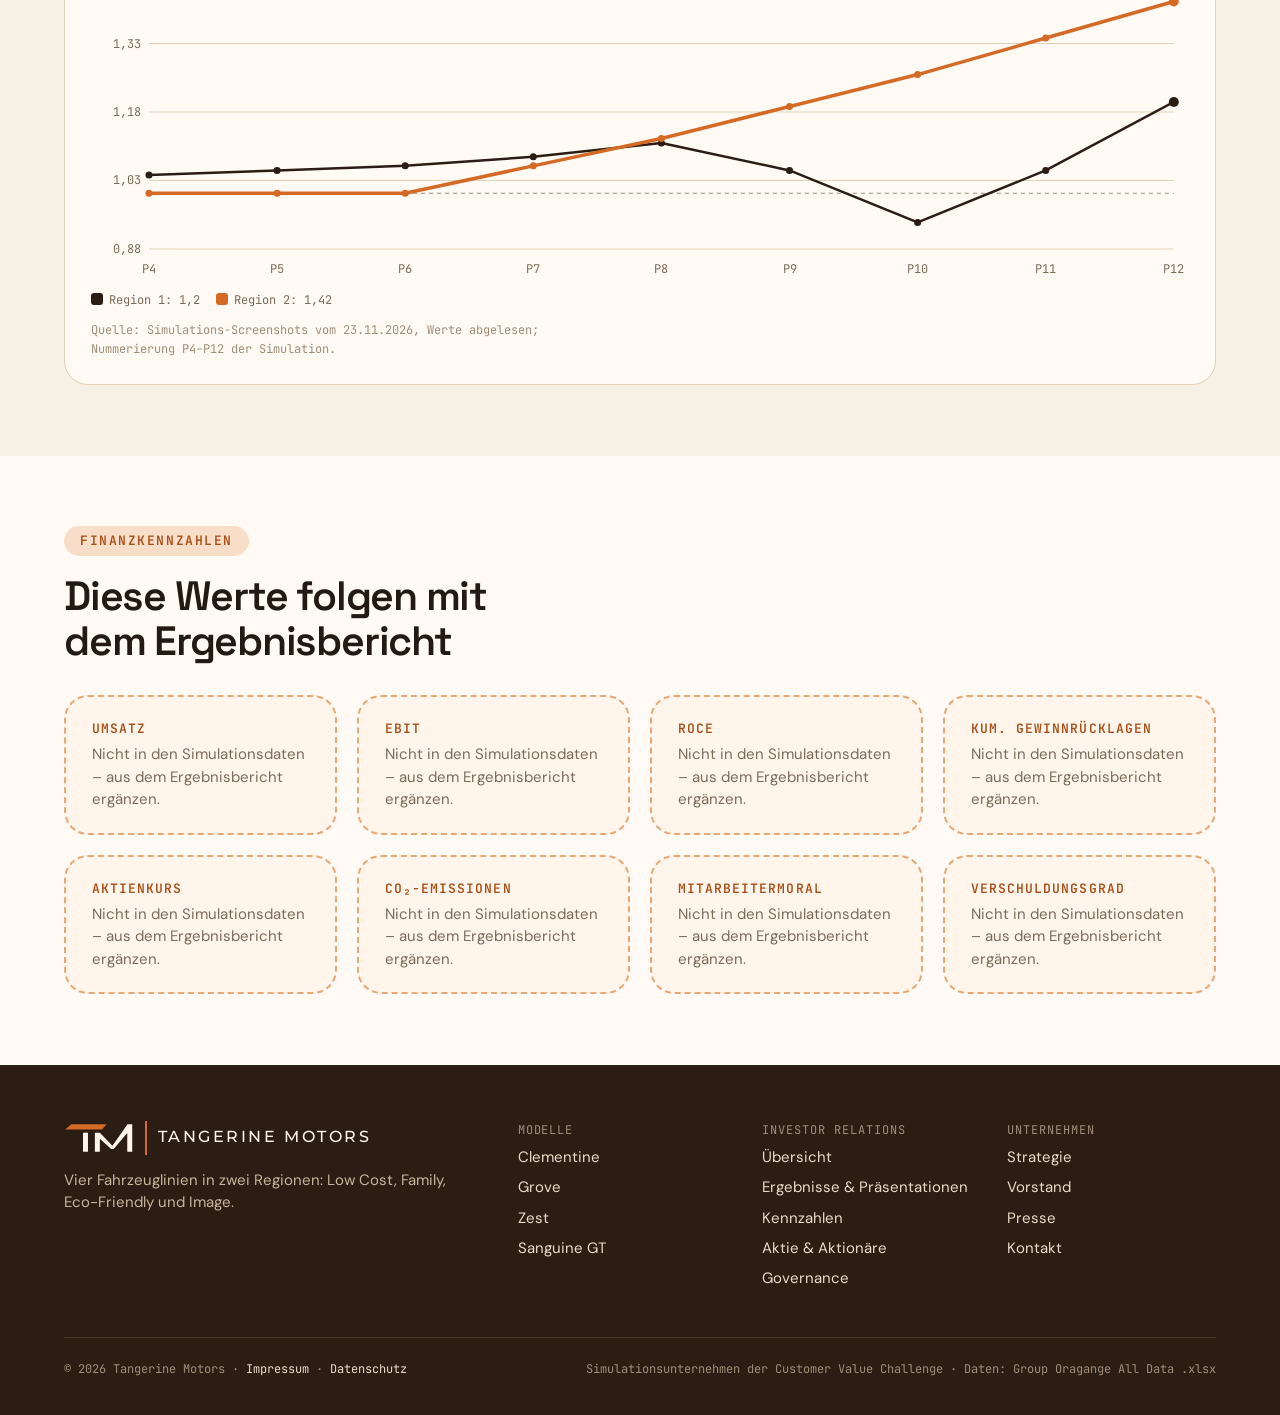
<file: investoren-kennzahlen.html>
<!DOCTYPE html>
<html lang="de">
<head>
<meta charset="utf-8">
<meta name="viewport" content="width=1280">
<title>Kennzahlen – Investor Relations – Tangerine Motors</title>
<meta name="description" content="Marktanteile, Absatz, Marktvolumen und Business Index von Tangerine Motors.">
<meta name="theme-color" content="#F7F0E4">
<link rel="icon" href="assets/favicon.svg" type="image/svg+xml">
<link rel="preconnect" href="https://fonts.googleapis.com"><link rel="preconnect" href="https://fonts.gstatic.com" crossorigin><link href="https://fonts.googleapis.com/css2?family=Space+Grotesk:wght@400..700&family=DM+Sans:wght@400;600&family=JetBrains+Mono:wght@400;600&family=Montserrat:wght@500&display=swap" rel="stylesheet">
<link rel="stylesheet" href="assets/site.css">
</head>
<body>
<a class="skip" href="#main">Zum Inhalt springen</a>
<header class="site-head">
  <div class="wrap">
    <a class="brand" href="index.html" aria-label="Tangerine Motors – Startseite"><svg class="mark" viewBox="-4 -4 234 101" aria-hidden="true"><path fill="#D46A26" d="M0 17.7 L20.7 0 H139 L124 17.7 Z"/><rect x="60" y="28.7" width="16.7" height="64" fill="#1C1A1A"/><path fill="#1C1A1A" d="M100 92.7 V28.7 H116.7 L159 72.7 L210 0 H225.7 V92.7 H209 V29.3 L163.3 83.3 H154.7 L116.7 49.3 V92.7 Z"/></svg><span class="div" aria-hidden="true"></span><span class="word">TANGERINE MOTORS</span></a>
    <button class="nav-toggle" aria-expanded="false" aria-controls="nav">Menü</button>
    <nav aria-label="Hauptnavigation"><ul class="nav" id="nav"><li><a href="index.html">Start</a></li><li><a href="modelle.html">Modelle</a></li><li><a href="unternehmen.html">Unternehmen</a></li><li><a href="investoren.html" aria-current="page">Investor Relations</a></li><li><a href="presse.html">Presse</a></li><li><a class="cta" href="kontakt.html">Kontakt</a></li></ul></nav>
  </div>
</header>
<nav class="subnav" aria-label="Investor Relations"><div class="wrap"><span class="tag">Investor Relations</span><a href="investoren.html">Übersicht</a><a href="investoren-ergebnisse.html">Ergebnisse & Präsentationen</a><a href="investoren-kennzahlen.html" aria-current="page">Kennzahlen</a><a href="investoren-aktionaere.html">Aktie & Aktionäre</a><a href="investoren-governance.html">Governance</a></div></nav>
<main id="main">

<section class="hero" style="padding-bottom:clamp(40px,5vw,72px)"><div class="wrap"><p class="eyebrow">Investor Relations</p><h1>Kennzahlen.</h1><p class="sub">Marktanteile, Absatz und Märkte je Fahrzeuglinie und Region – Periode 1 bis 8.</p></div></section>
<section class="paper" style="padding-top:clamp(40px,5vw,72px)">
  <div class="wrap">
    <p class="eyebrow">Marktanteile</p>
    <h2>Zest wächst von 17 % auf 28 % in Region 1</h2>
    <div class="chart"><div class="chart-head"><div><p class="label">In Prozent</p><h3>Marktanteil je Linie</h3></div><div class="seg-toggle" role="group" aria-label="Region wählen"><button type="button" aria-pressed="true" data-chart="c-share" data-key="share-r1">Region 1</button><button type="button" aria-pressed="false" data-chart="c-share" data-key="share-r2">Region 2</button></div></div><div class="fig" id="c-share" data-key="share-r1" data-unit="%" role="img" aria-label="Marktanteil je Linie"></div><div class="legend" id="c-share-legend"></div><p class="src">Marktanteile wie in der Excel erfasst (Zeile „Market Size“/„Market Share“).</p></div>
  </div>
</section>
<section>
  <div class="wrap">
    <div class="grid2">
      <div class="chart"><div class="chart-head"><div><p class="label">Einheiten</p><h3>Absatz je Linie</h3></div><div class="seg-toggle" role="group" aria-label="Region wählen"><button type="button" aria-pressed="true" data-chart="c-sales" data-key="sales-r1">Region 1</button><button type="button" aria-pressed="false" data-chart="c-sales" data-key="sales-r2">Region 2</button></div></div><div class="fig" id="c-sales" data-key="sales-r1" data-unit="" role="img" aria-label="Absatz je Linie"></div><div class="legend" id="c-sales-legend"></div></div>
      <div class="chart"><div class="chart-head"><div><p class="label">Einheiten</p><h3>Marktvolumen je Segment</h3></div><div class="seg-toggle" role="group" aria-label="Region wählen"><button type="button" aria-pressed="true" data-chart="c-vol" data-key="volume-r1">Region 1</button><button type="button" aria-pressed="false" data-chart="c-vol" data-key="volume-r2">Region 2</button></div></div><div class="fig" id="c-vol" data-key="volume-r1" data-unit="" role="img" aria-label="Marktvolumen je Segment"></div><div class="legend" id="c-vol-legend"></div></div>
    </div>
  </div>
</section>
<section class="paper">
  <div class="wrap">
    <p class="eyebrow">FY26 im Detail</p>
    <h2>Periode 8 nach Region</h2>
    <h3>Region 1</h3><div class="table-wrap"><table><thead><tr><th>Linie</th><th>Marktanteil P8</th><th>Marktanteil P1</th><th>Absatz</th><th>Produktion</th><th>Marktvolumen</th></tr></thead><tbody><tr><td>Clementine <span class="small">· Low Cost</span></td><td class="num">19 %</td><td class="num">17 %</td><td class="num">146</td><td class="num">206</td><td class="num">900</td></tr><tr><td>Grove <span class="small">· Family</span></td><td class="num">18 %</td><td class="num">16 %</td><td class="num">79</td><td class="num">88</td><td class="num">469</td></tr><tr><td>Zest <span class="small">· Eco</span></td><td class="num">28 %</td><td class="num">17 %</td><td class="num">155</td><td class="num">129</td><td class="num">587</td></tr><tr><td>Sanguine GT <span class="small">· Image</span></td><td class="num">19 %</td><td class="num">17 %</td><td class="num">81</td><td class="num">71</td><td class="num">419</td></tr></tbody></table></div>
    <h3 class="mt">Region 2 <span class="small">(seit Fusion, ab Periode 5)</span></h3><div class="table-wrap"><table><thead><tr><th>Linie</th><th>Marktanteil P8</th><th>Marktanteil P5</th><th>Absatz</th><th>Produktion</th><th>Marktvolumen</th></tr></thead><tbody><tr><td>Clementine <span class="small">· Low Cost</span></td><td class="num">24 %</td><td class="num">30 %</td><td class="num">n. v.</td><td class="num">267</td><td class="num">1.812</td></tr><tr><td>Grove <span class="small">· Family</span></td><td class="num">32 %</td><td class="num">26 %</td><td class="num">140</td><td class="num">125</td><td class="num">n. v.</td></tr><tr><td>Zest</td><td class="num na" colspan="5">nicht angeboten</td></tr><tr><td>Sanguine GT <span class="small">· Image</span></td><td class="num">100 %</td><td class="num">95 %</td><td class="num">55</td><td class="num">70</td><td class="num">75</td></tr></tbody></table></div>
    <details class="dq mt"><summary>Hinweise zur Datenqualität (21)</summary><ul><li>Region 1: Mengen- und Marktdaten von Periode 5 sind identisch mit Periode 4 (möglicher Übertrag).</li><li>Region 1, Periode 2, Low Cost: Marktanteil laut Excel 36 %, rechnerisch aus Absatz/Marktvolumen 15 %.</li><li>Region 1, Periode 2, Family: Marktanteil laut Excel 11 %, rechnerisch aus Absatz/Marktvolumen 19 %.</li><li>Region 1, Periode 2, Eco: Marktanteil laut Excel 29 %, rechnerisch aus Absatz/Marktvolumen 13 %.</li><li>Region 1, Periode 4, Low Cost: Marktanteil laut Excel 21 %, rechnerisch aus Absatz/Marktvolumen 27 %.</li><li>Region 1, Periode 4, Image: Marktanteil laut Excel 21 %, rechnerisch aus Absatz/Marktvolumen 14 %.</li><li>Region 1, Periode 5, Low Cost: Marktanteil laut Excel 21 %, rechnerisch aus Absatz/Marktvolumen 27 %.</li><li>Region 1, Periode 5, Image: Marktanteil laut Excel 21 %, rechnerisch aus Absatz/Marktvolumen 14 %.</li><li>Region 1, Periode 6, Eco: Absatz (115) liegt deutlich über der Produktion (96) – Lagerabbau oder Eingabefehler.</li><li>Region 1, Periode 6, Image: Marktanteil laut Excel 21 %, rechnerisch aus Absatz/Marktvolumen 13 %.</li><li>Region 1, Periode 7, Eco: Absatz (155) liegt deutlich über der Produktion (129) – Lagerabbau oder Eingabefehler.</li><li>Region 1, Periode 8, Eco: Absatz (155) liegt deutlich über der Produktion (129) – Lagerabbau oder Eingabefehler.</li><li>Region 2, Periode 5, Family: Marktvolumen fehlt in der Excel.</li><li>Region 2, Periode 6, Family: Marktvolumen fehlt in der Excel.</li><li>Region 2, Periode 7, Low Cost: Absatz (362) liegt deutlich über der Produktion (267) – Lagerabbau oder Eingabefehler.</li><li>Region 2, Periode 8, Low Cost: Absatz fehlt in der Excel.</li><li>Region 2, Periode 8, Family: Marktvolumen fehlt in der Excel.</li><li>Region 2, Periode 8, Image: Marktanteil laut Excel 100 %, rechnerisch aus Absatz/Marktvolumen 73 %.</li><li>Region 2, Periode 7, Low Cost: Absatz 362 laut „Group Orange All Data“, 287 laut „Group_5 Excel“ (Blatt Budget_v07); Marktanteil Family 28 % vs. 27 %. Die Website verwendet „All Data“.</li><li>Der Business Index stammt aus Screenshots der Simulation (abgelesen) und nutzt deren Nummerierung P4–P12; die Excel zählt Periode 1–8.</li><li>Umsatz, EBIT, ROCE, Aktienkurs, CO₂ und Mitarbeitermoral sind in den Excel-Dateien nicht enthalten und deshalb als offen markiert.</li></ul><p class="src">Quelle: Group Oragange All Data .xlsx; Marktanteile wie in der Excel erfasst.</p></details>
  </div>
</section>
<section>
  <div class="wrap">
    <p class="eyebrow">Marktumfeld</p>
    <h2>Region 2 wächst stetig, Region 1 erholt sich nach der Rezession</h2>
    <div class="chart"><div class="chart-head"><div><p class="label">Index, 1,0 = Ausgangsniveau</p><h3>Business Index</h3></div></div><div class="fig" id="bi" data-key="bi" data-unit="" role="img" aria-label="Business Index"></div><div class="legend" id="bi-legend"></div><p class="src">Quelle: Simulations-Screenshots vom 23.11.2026, Werte abgelesen; Nummerierung P4–P12 der Simulation.</p></div>
  </div>
</section>
<section class="paper">
  <div class="wrap">
    <p class="eyebrow">Finanzkennzahlen</p>
    <h2>Diese Werte folgen mit dem Ergebnisbericht</h2>
    <div class="grid4"><div class="ph"><p class="phtitle">UMSATZ</p><p class="small">Nicht in den Simulationsdaten – aus dem Ergebnisbericht ergänzen.</p></div><div class="ph"><p class="phtitle">EBIT</p><p class="small">Nicht in den Simulationsdaten – aus dem Ergebnisbericht ergänzen.</p></div><div class="ph"><p class="phtitle">ROCE</p><p class="small">Nicht in den Simulationsdaten – aus dem Ergebnisbericht ergänzen.</p></div><div class="ph"><p class="phtitle">KUM. GEWINNRÜCKLAGEN</p><p class="small">Nicht in den Simulationsdaten – aus dem Ergebnisbericht ergänzen.</p></div><div class="ph"><p class="phtitle">AKTIENKURS</p><p class="small">Nicht in den Simulationsdaten – aus dem Ergebnisbericht ergänzen.</p></div><div class="ph"><p class="phtitle">CO₂-EMISSIONEN</p><p class="small">Nicht in den Simulationsdaten – aus dem Ergebnisbericht ergänzen.</p></div><div class="ph"><p class="phtitle">MITARBEITERMORAL</p><p class="small">Nicht in den Simulationsdaten – aus dem Ergebnisbericht ergänzen.</p></div><div class="ph"><p class="phtitle">VERSCHULDUNGSGRAD</p><p class="small">Nicht in den Simulationsdaten – aus dem Ergebnisbericht ergänzen.</p></div></div>
  </div>
</section>
</main>
<footer class="site-foot">
  <div class="wrap">
    <div class="cols">
      <div class="stack"><a class="brand" href="index.html" aria-label="Tangerine Motors – Startseite"><svg class="mark" viewBox="-4 -4 234 101" aria-hidden="true"><path fill="#D46A26" d="M0 17.7 L20.7 0 H139 L124 17.7 Z"/><rect x="60" y="28.7" width="16.7" height="64" fill="#1C1A1A"/><path fill="#1C1A1A" d="M100 92.7 V28.7 H116.7 L159 72.7 L210 0 H225.7 V92.7 H209 V29.3 L163.3 83.3 H154.7 L116.7 49.3 V92.7 Z"/></svg><span class="div" aria-hidden="true"></span><span class="word">TANGERINE MOTORS</span></a><p class="small" style="color:#C9B49C">Vier Fahrzeuglinien in zwei Regionen: Low Cost, Family, Eco-Friendly und Image.</p></div>
      <div><p class="label">Modelle</p><ul><li><a href="modelle.html#clementine">Clementine</a></li><li><a href="modelle.html#grove">Grove</a></li><li><a href="modelle.html#zest">Zest</a></li><li><a href="modelle.html#sanguine">Sanguine GT</a></li></ul></div>
      <div><p class="label">Investor Relations</p><ul><li><a href="investoren.html">Übersicht</a></li><li><a href="investoren-ergebnisse.html">Ergebnisse & Präsentationen</a></li><li><a href="investoren-kennzahlen.html">Kennzahlen</a></li><li><a href="investoren-aktionaere.html">Aktie & Aktionäre</a></li><li><a href="investoren-governance.html">Governance</a></li></ul></div>
      <div><p class="label">Unternehmen</p><ul><li><a href="unternehmen.html">Strategie</a></li><li><a href="investoren-governance.html">Vorstand</a></li><li><a href="presse.html">Presse</a></li><li><a href="kontakt.html">Kontakt</a></li></ul></div>
    </div>
    <div class="legal"><span>© 2026 Tangerine Motors · <a href="impressum.html">Impressum</a> · <a href="impressum.html#datenschutz">Datenschutz</a></span><span>Simulationsunternehmen der Customer Value Challenge · Daten: Group Oragange All Data .xlsx</span></div>
  </div>
</footer>
<script src="assets/data.js"></script>
<script src="assets/site.js"></script>
</body>
</html>
</file>
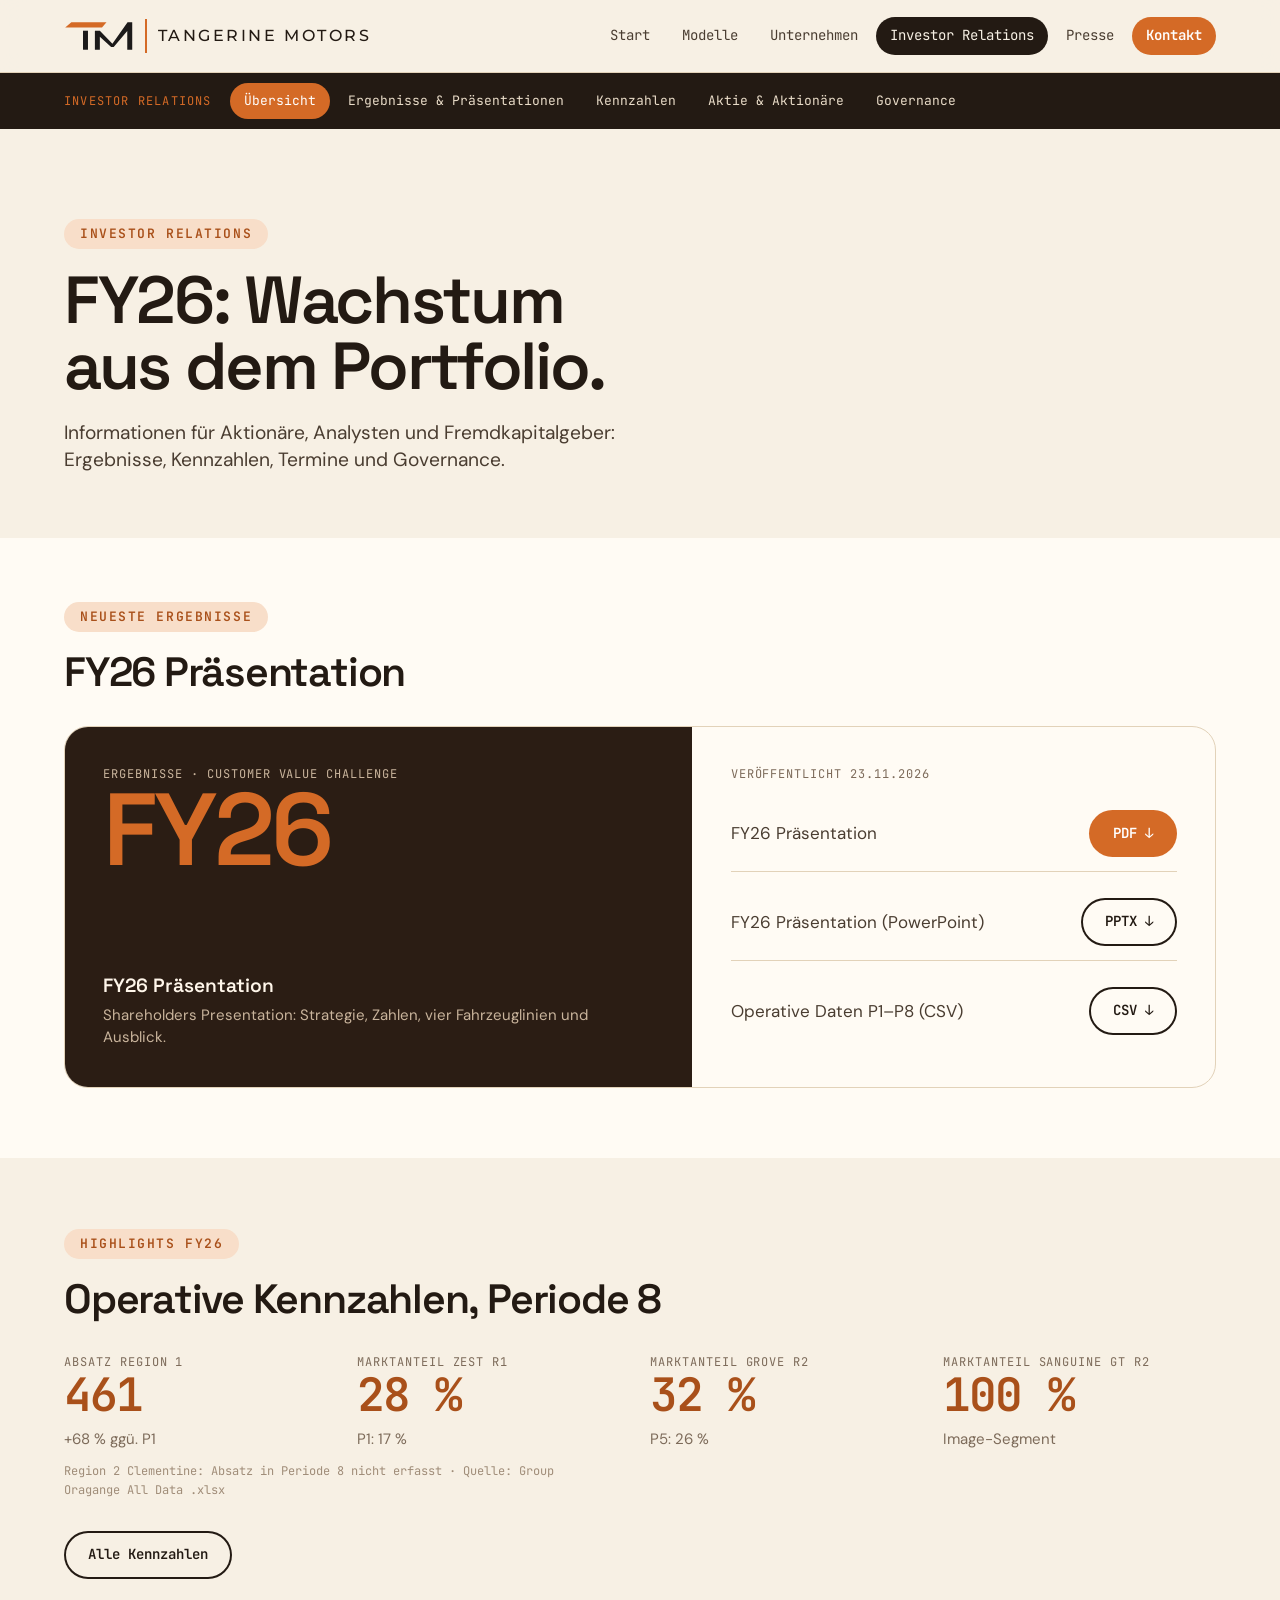
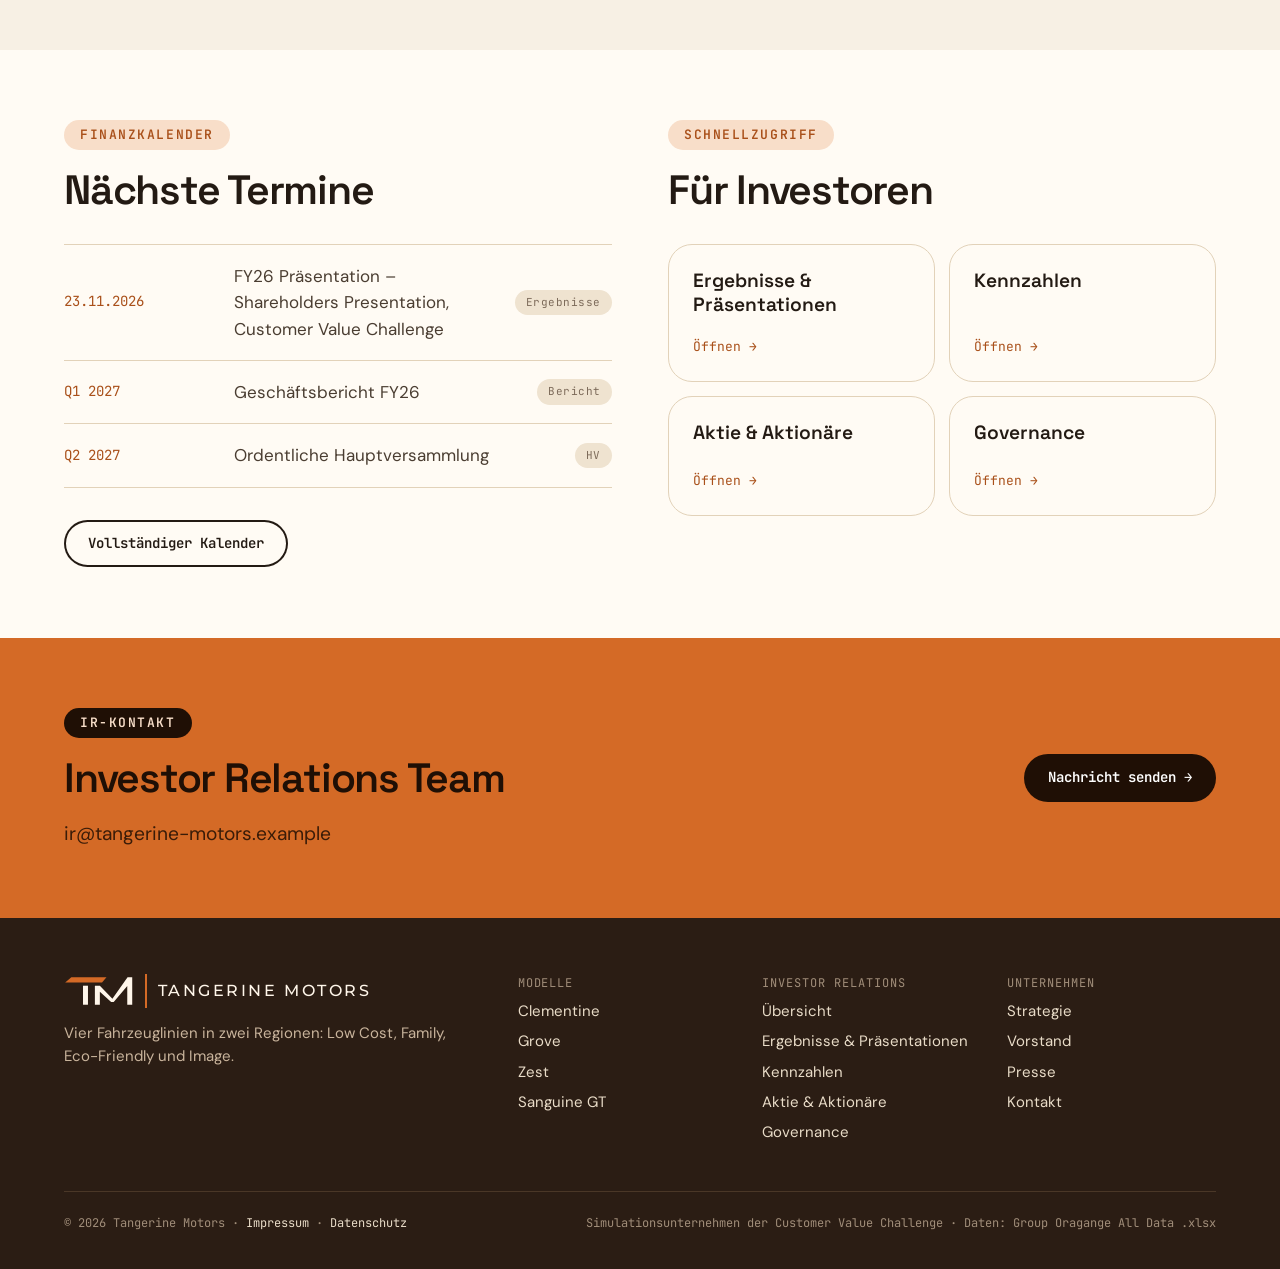
<file: investoren.html>
<!DOCTYPE html>
<html lang="de">
<head>
<meta charset="utf-8">
<meta name="viewport" content="width=1280">
<title>Investor Relations – Tangerine Motors</title>
<meta name="description" content="Investor Relations von Tangerine Motors: FY26 Präsentation, Kennzahlen, Finanzkalender und Governance.">
<meta name="theme-color" content="#F7F0E4">
<link rel="icon" href="assets/favicon.svg" type="image/svg+xml">
<link rel="preconnect" href="https://fonts.googleapis.com"><link rel="preconnect" href="https://fonts.gstatic.com" crossorigin><link href="https://fonts.googleapis.com/css2?family=Space+Grotesk:wght@400..700&family=DM+Sans:wght@400;600&family=JetBrains+Mono:wght@400;600&family=Montserrat:wght@500&display=swap" rel="stylesheet">
<link rel="stylesheet" href="assets/site.css">
</head>
<body>
<a class="skip" href="#main">Zum Inhalt springen</a>
<header class="site-head">
  <div class="wrap">
    <a class="brand" href="index.html" aria-label="Tangerine Motors – Startseite"><svg class="mark" viewBox="-4 -4 234 101" aria-hidden="true"><path fill="#D46A26" d="M0 17.7 L20.7 0 H139 L124 17.7 Z"/><rect x="60" y="28.7" width="16.7" height="64" fill="#1C1A1A"/><path fill="#1C1A1A" d="M100 92.7 V28.7 H116.7 L159 72.7 L210 0 H225.7 V92.7 H209 V29.3 L163.3 83.3 H154.7 L116.7 49.3 V92.7 Z"/></svg><span class="div" aria-hidden="true"></span><span class="word">TANGERINE MOTORS</span></a>
    <button class="nav-toggle" aria-expanded="false" aria-controls="nav">Menü</button>
    <nav aria-label="Hauptnavigation"><ul class="nav" id="nav"><li><a href="index.html">Start</a></li><li><a href="modelle.html">Modelle</a></li><li><a href="unternehmen.html">Unternehmen</a></li><li><a href="investoren.html" aria-current="page">Investor Relations</a></li><li><a href="presse.html">Presse</a></li><li><a class="cta" href="kontakt.html">Kontakt</a></li></ul></nav>
  </div>
</header>
<nav class="subnav" aria-label="Investor Relations"><div class="wrap"><span class="tag">Investor Relations</span><a href="investoren.html" aria-current="page">Übersicht</a><a href="investoren-ergebnisse.html">Ergebnisse & Präsentationen</a><a href="investoren-kennzahlen.html">Kennzahlen</a><a href="investoren-aktionaere.html">Aktie & Aktionäre</a><a href="investoren-governance.html">Governance</a></div></nav>
<main id="main">

<section class="hero" style="padding-bottom:clamp(40px,5vw,72px)"><div class="wrap"><p class="eyebrow">Investor Relations</p><h1>FY26: Wachstum<br>aus dem Portfolio.</h1><p class="sub">Informationen für Aktionäre, Analysten und Fremdkapitalgeber: Ergebnisse, Kennzahlen, Termine und Governance.</p></div></section>
<section class="paper" style="padding-top:clamp(40px,5vw,72px)">
  <div class="wrap">
    <p class="eyebrow">Neueste Ergebnisse</p>
    <h2>FY26 Präsentation</h2>
    <div class="result">
  <div class="cover"><div><p class="label" style="color:#C9B49C">Ergebnisse · Customer Value Challenge</p><p class="fy">FY26</p></div>
    <div><h3>FY26 Präsentation</h3><p class="small" style="color:#C9B49C">Shareholders Presentation: Strategie, Zahlen, vier Fahrzeuglinien und Ausblick.</p></div></div>
  <div class="body">
    <p class="label">Veröffentlicht 23.11.2026</p>
    <div class="dlrow"><span>FY26 Präsentation</span><a class="dl btn" href="assets/ir/FY26-Praesentation.pdf" download>PDF ↓</a></div>
    <div class="dlrow"><span>FY26 Präsentation (PowerPoint)</span><a class="dl btn ghost" href="assets/ir/FY26-Praesentation.pptx" download>PPTX ↓</a></div>
    <div class="dlrow"><span>Operative Daten P1–P8 (CSV)</span><a class="dl btn ghost" href="data/tangerine-motors-operative-daten.csv" download>CSV ↓</a></div>
    
  </div>
</div>
  </div>
</section>
<section>
  <div class="wrap">
    <p class="eyebrow">Highlights FY26</p>
    <h2>Operative Kennzahlen, Periode 8</h2>
    <div class="grid4"><div class="item"><p class="label">Absatz Region 1</p><p class="big">461</p><p class="small">+68 % ggü. P1</p></div><div class="item"><p class="label">Marktanteil Zest R1</p><p class="big">28 %</p><p class="small">P1: 17 %</p></div><div class="item"><p class="label">Marktanteil Grove R2</p><p class="big">32 %</p><p class="small">P5: 26 %</p></div><div class="item"><p class="label">Marktanteil Sanguine GT R2</p><p class="big">100 %</p><p class="small">Image-Segment</p></div></div>
    <p class="src">Region 2 Clementine: Absatz in Periode 8 nicht erfasst · Quelle: Group Oragange All Data .xlsx</p>
    <div class="actions"><a class="btn ghost" href="investoren-kennzahlen.html">Alle Kennzahlen</a></div>
  </div>
</section>
<section class="paper">
  <div class="wrap grid2">
    <div><p class="eyebrow">Finanzkalender</p><h2>Nächste Termine</h2><ul class="list"><li><span class="date">23.11.2026</span><span>FY26 Präsentation – Shareholders Presentation, Customer Value Challenge</span><span class="tag">Ergebnisse</span></li><li><span class="date">Q1 2027</span><span>Geschäftsbericht FY26</span><span class="tag">Bericht</span></li><li><span class="date">Q2 2027</span><span>Ordentliche Hauptversammlung</span><span class="tag">HV</span></li></ul>
      <div class="actions"><a class="btn ghost" href="investoren-aktionaere.html#kalender">Vollständiger Kalender</a></div></div>
    <div><p class="eyebrow">Schnellzugriff</p><h2>Für Investoren</h2>
      <div class="grid2" style="gap:14px">
        <a class="model-card" href="investoren-ergebnisse.html" style="min-height:120px"><h3>Ergebnisse & Präsentationen</h3><p class="more">Öffnen →</p></a><a class="model-card" href="investoren-kennzahlen.html" style="min-height:120px"><h3>Kennzahlen</h3><p class="more">Öffnen →</p></a><a class="model-card" href="investoren-aktionaere.html" style="min-height:120px"><h3>Aktie & Aktionäre</h3><p class="more">Öffnen →</p></a><a class="model-card" href="investoren-governance.html" style="min-height:120px"><h3>Governance</h3><p class="more">Öffnen →</p></a>
      </div></div>
  </div>
</section>
<section class="orange" id="kontakt">
  <div class="wrap row" style="align-items:center">
    <div style="flex:2 1 420px"><p class="eyebrow">IR-Kontakt</p><h2 style="margin-bottom:0">Investor Relations Team</h2><p class="sub">ir@tangerine-motors.example</p></div>
    <div style="flex:0 0 auto"><a class="btn" href="kontakt.html?thema=Investor%20Relations">Nachricht senden →</a></div>
  </div>
</section>
</main>
<footer class="site-foot">
  <div class="wrap">
    <div class="cols">
      <div class="stack"><a class="brand" href="index.html" aria-label="Tangerine Motors – Startseite"><svg class="mark" viewBox="-4 -4 234 101" aria-hidden="true"><path fill="#D46A26" d="M0 17.7 L20.7 0 H139 L124 17.7 Z"/><rect x="60" y="28.7" width="16.7" height="64" fill="#1C1A1A"/><path fill="#1C1A1A" d="M100 92.7 V28.7 H116.7 L159 72.7 L210 0 H225.7 V92.7 H209 V29.3 L163.3 83.3 H154.7 L116.7 49.3 V92.7 Z"/></svg><span class="div" aria-hidden="true"></span><span class="word">TANGERINE MOTORS</span></a><p class="small" style="color:#C9B49C">Vier Fahrzeuglinien in zwei Regionen: Low Cost, Family, Eco-Friendly und Image.</p></div>
      <div><p class="label">Modelle</p><ul><li><a href="modelle.html#clementine">Clementine</a></li><li><a href="modelle.html#grove">Grove</a></li><li><a href="modelle.html#zest">Zest</a></li><li><a href="modelle.html#sanguine">Sanguine GT</a></li></ul></div>
      <div><p class="label">Investor Relations</p><ul><li><a href="investoren.html">Übersicht</a></li><li><a href="investoren-ergebnisse.html">Ergebnisse & Präsentationen</a></li><li><a href="investoren-kennzahlen.html">Kennzahlen</a></li><li><a href="investoren-aktionaere.html">Aktie & Aktionäre</a></li><li><a href="investoren-governance.html">Governance</a></li></ul></div>
      <div><p class="label">Unternehmen</p><ul><li><a href="unternehmen.html">Strategie</a></li><li><a href="investoren-governance.html">Vorstand</a></li><li><a href="presse.html">Presse</a></li><li><a href="kontakt.html">Kontakt</a></li></ul></div>
    </div>
    <div class="legal"><span>© 2026 Tangerine Motors · <a href="impressum.html">Impressum</a> · <a href="impressum.html#datenschutz">Datenschutz</a></span><span>Simulationsunternehmen der Customer Value Challenge · Daten: Group Oragange All Data .xlsx</span></div>
  </div>
</footer>
<script src="assets/data.js"></script>
<script src="assets/site.js"></script>
</body>
</html>
</file>
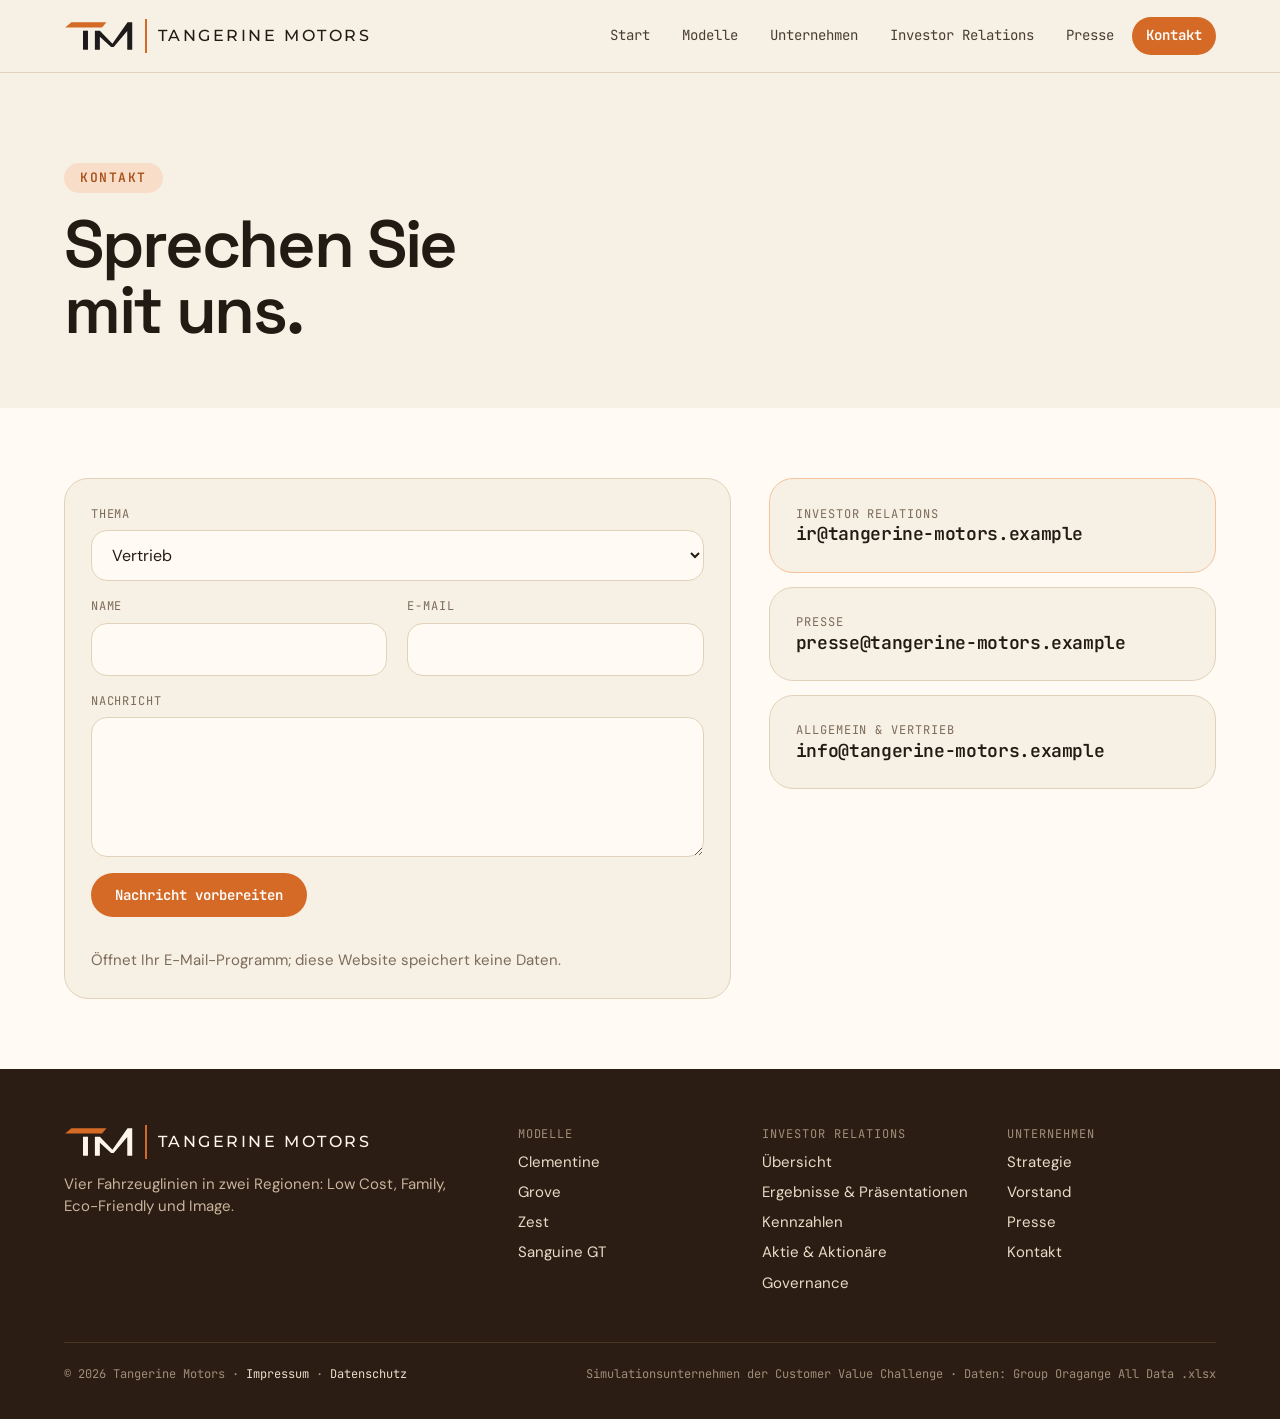
<file: kontakt.html>
<!DOCTYPE html>
<html lang="de">
<head>
<meta charset="utf-8">
<meta name="viewport" content="width=1280">
<title>Kontakt – Tangerine Motors</title>
<meta name="description" content="Kontakt zu Vertrieb, Investor Relations, Presse und Karriere.">
<meta name="theme-color" content="#F7F0E4">
<link rel="icon" href="assets/favicon.svg" type="image/svg+xml">
<link rel="preconnect" href="https://fonts.googleapis.com"><link rel="preconnect" href="https://fonts.gstatic.com" crossorigin><link href="https://fonts.googleapis.com/css2?family=Space+Grotesk:wght@400..700&family=DM+Sans:wght@400;600&family=JetBrains+Mono:wght@400;600&family=Montserrat:wght@500&display=swap" rel="stylesheet">
<link rel="stylesheet" href="assets/site.css">
</head>
<body>
<a class="skip" href="#main">Zum Inhalt springen</a>
<header class="site-head">
  <div class="wrap">
    <a class="brand" href="index.html" aria-label="Tangerine Motors – Startseite"><svg class="mark" viewBox="-4 -4 234 101" aria-hidden="true"><path fill="#D46A26" d="M0 17.7 L20.7 0 H139 L124 17.7 Z"/><rect x="60" y="28.7" width="16.7" height="64" fill="#1C1A1A"/><path fill="#1C1A1A" d="M100 92.7 V28.7 H116.7 L159 72.7 L210 0 H225.7 V92.7 H209 V29.3 L163.3 83.3 H154.7 L116.7 49.3 V92.7 Z"/></svg><span class="div" aria-hidden="true"></span><span class="word">TANGERINE MOTORS</span></a>
    <button class="nav-toggle" aria-expanded="false" aria-controls="nav">Menü</button>
    <nav aria-label="Hauptnavigation"><ul class="nav" id="nav"><li><a href="index.html">Start</a></li><li><a href="modelle.html">Modelle</a></li><li><a href="unternehmen.html">Unternehmen</a></li><li><a href="investoren.html">Investor Relations</a></li><li><a href="presse.html">Presse</a></li><li><a class="cta" href="kontakt.html">Kontakt</a></li></ul></nav>
  </div>
</header>

<main id="main">

<section class="hero" style="padding-bottom:clamp(40px,5vw,72px)"><div class="wrap"><p class="eyebrow">Kontakt</p><h1>Sprechen Sie<br>mit uns.</h1></div></section>
<section class="paper"><div class="wrap row">
  <form class="card" id="contact" style="flex:1 1 520px" novalidate>
    <div class="field"><label class="label" for="thema">Thema</label><select id="thema" name="thema"><option>Vertrieb</option><option>Investor Relations</option><option>Presse</option><option>Karriere</option><option>Sonstiges</option></select></div>
    <div class="grid2" style="gap:0 20px"><div class="field"><label class="label" for="name">Name</label><input id="name" name="name" autocomplete="name" required></div>
    <div class="field"><label class="label" for="mail">E-Mail</label><input id="mail" name="mail" type="email" autocomplete="email" required></div></div>
    <div class="field"><label class="label" for="msg">Nachricht</label><textarea id="msg" name="msg" required></textarea></div>
    <button class="btn" type="submit">Nachricht vorbereiten</button>
    <p class="notice" id="notice" role="status"></p>
    <p class="small">Öffnet Ihr E-Mail-Programm; diese Website speichert keine Daten.</p>
  </form>
  <div class="stack" style="flex:1 1 300px">
    <div class="card hl"><p class="label">Investor Relations</p><p class="val" style="font-size:18px;white-space:normal">ir@tangerine-motors.example</p></div>
    <div class="card"><p class="label">Presse</p><p class="val" style="font-size:18px;white-space:normal">presse@tangerine-motors.example</p></div>
    <div class="card"><p class="label">Allgemein & Vertrieb</p><p class="val" style="font-size:18px;white-space:normal">info@tangerine-motors.example</p></div>
  </div></div></section>
</main>
<footer class="site-foot">
  <div class="wrap">
    <div class="cols">
      <div class="stack"><a class="brand" href="index.html" aria-label="Tangerine Motors – Startseite"><svg class="mark" viewBox="-4 -4 234 101" aria-hidden="true"><path fill="#D46A26" d="M0 17.7 L20.7 0 H139 L124 17.7 Z"/><rect x="60" y="28.7" width="16.7" height="64" fill="#1C1A1A"/><path fill="#1C1A1A" d="M100 92.7 V28.7 H116.7 L159 72.7 L210 0 H225.7 V92.7 H209 V29.3 L163.3 83.3 H154.7 L116.7 49.3 V92.7 Z"/></svg><span class="div" aria-hidden="true"></span><span class="word">TANGERINE MOTORS</span></a><p class="small" style="color:#C9B49C">Vier Fahrzeuglinien in zwei Regionen: Low Cost, Family, Eco-Friendly und Image.</p></div>
      <div><p class="label">Modelle</p><ul><li><a href="modelle.html#clementine">Clementine</a></li><li><a href="modelle.html#grove">Grove</a></li><li><a href="modelle.html#zest">Zest</a></li><li><a href="modelle.html#sanguine">Sanguine GT</a></li></ul></div>
      <div><p class="label">Investor Relations</p><ul><li><a href="investoren.html">Übersicht</a></li><li><a href="investoren-ergebnisse.html">Ergebnisse & Präsentationen</a></li><li><a href="investoren-kennzahlen.html">Kennzahlen</a></li><li><a href="investoren-aktionaere.html">Aktie & Aktionäre</a></li><li><a href="investoren-governance.html">Governance</a></li></ul></div>
      <div><p class="label">Unternehmen</p><ul><li><a href="unternehmen.html">Strategie</a></li><li><a href="investoren-governance.html">Vorstand</a></li><li><a href="presse.html">Presse</a></li><li><a href="kontakt.html">Kontakt</a></li></ul></div>
    </div>
    <div class="legal"><span>© 2026 Tangerine Motors · <a href="impressum.html">Impressum</a> · <a href="impressum.html#datenschutz">Datenschutz</a></span><span>Simulationsunternehmen der Customer Value Challenge · Daten: Group Oragange All Data .xlsx</span></div>
  </div>
</footer>
<script src="assets/data.js"></script>
<script src="assets/site.js"></script>
</body>
</html>
</file>
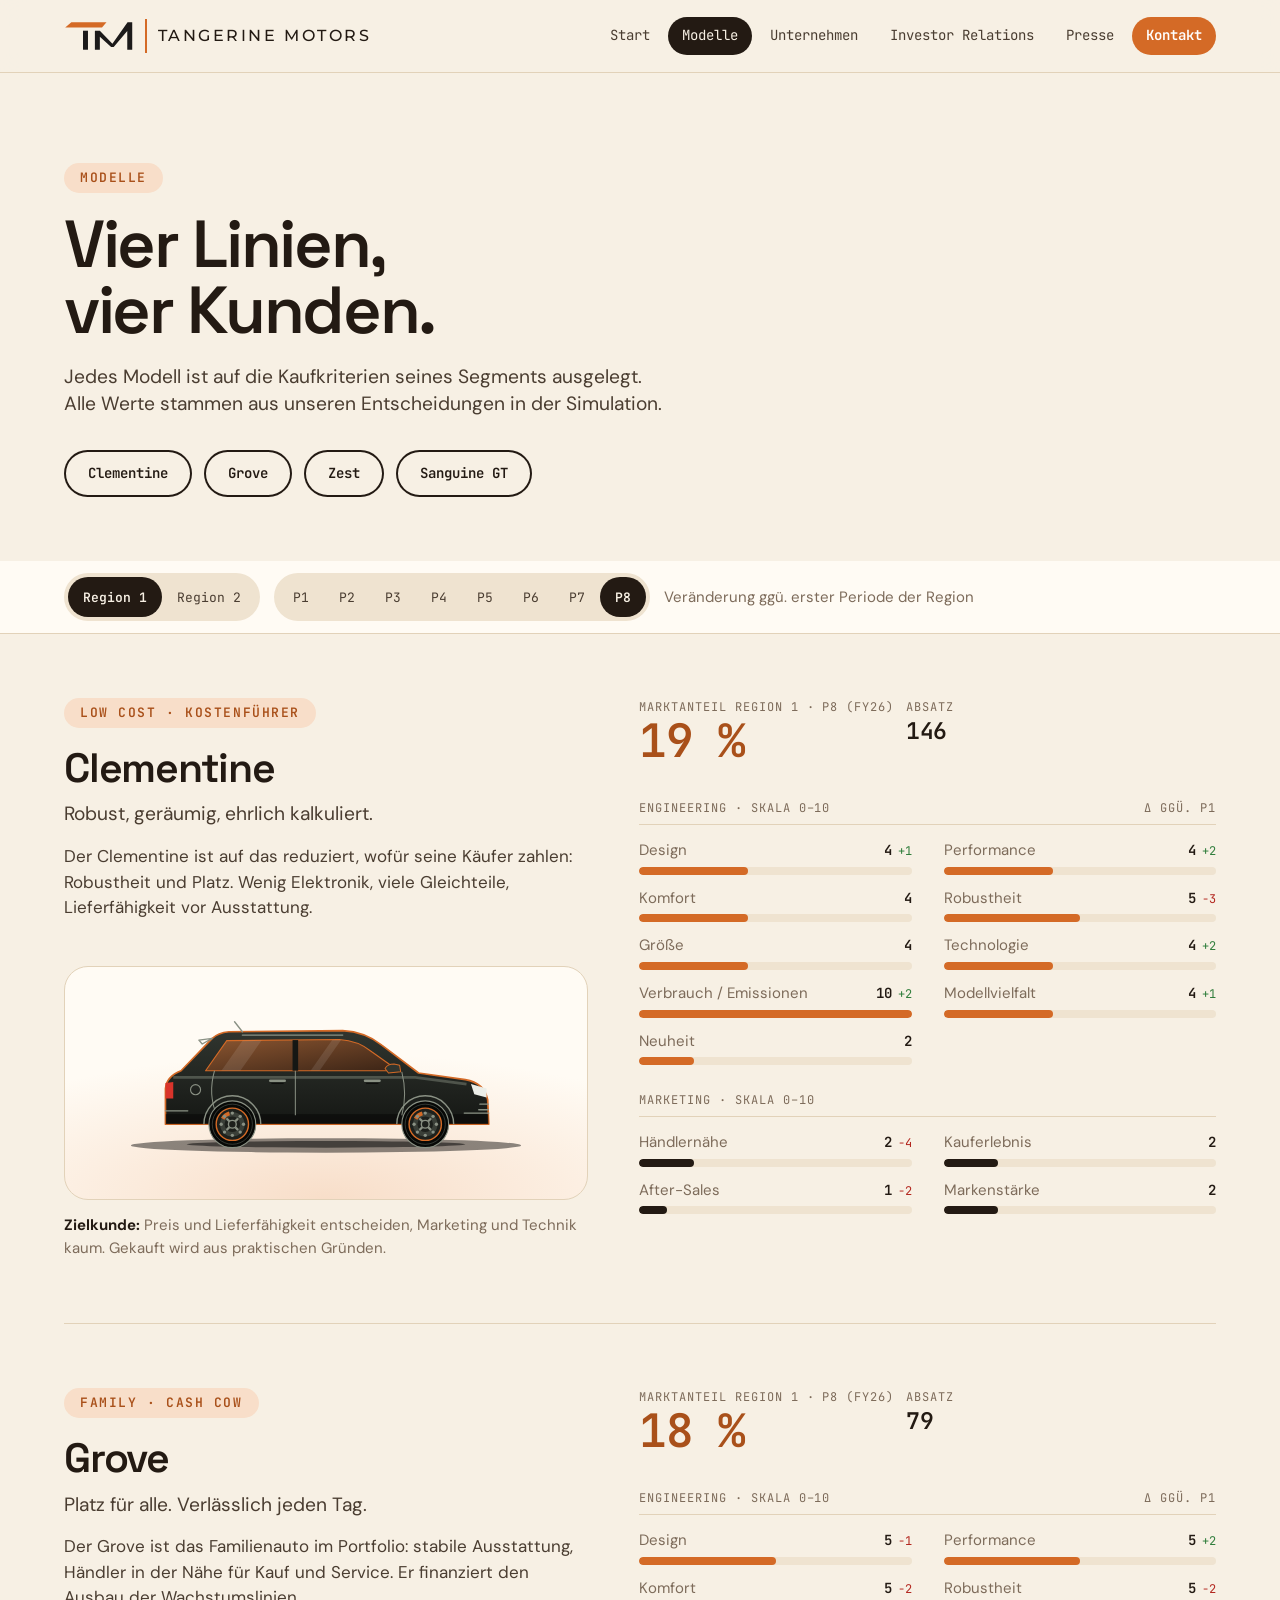
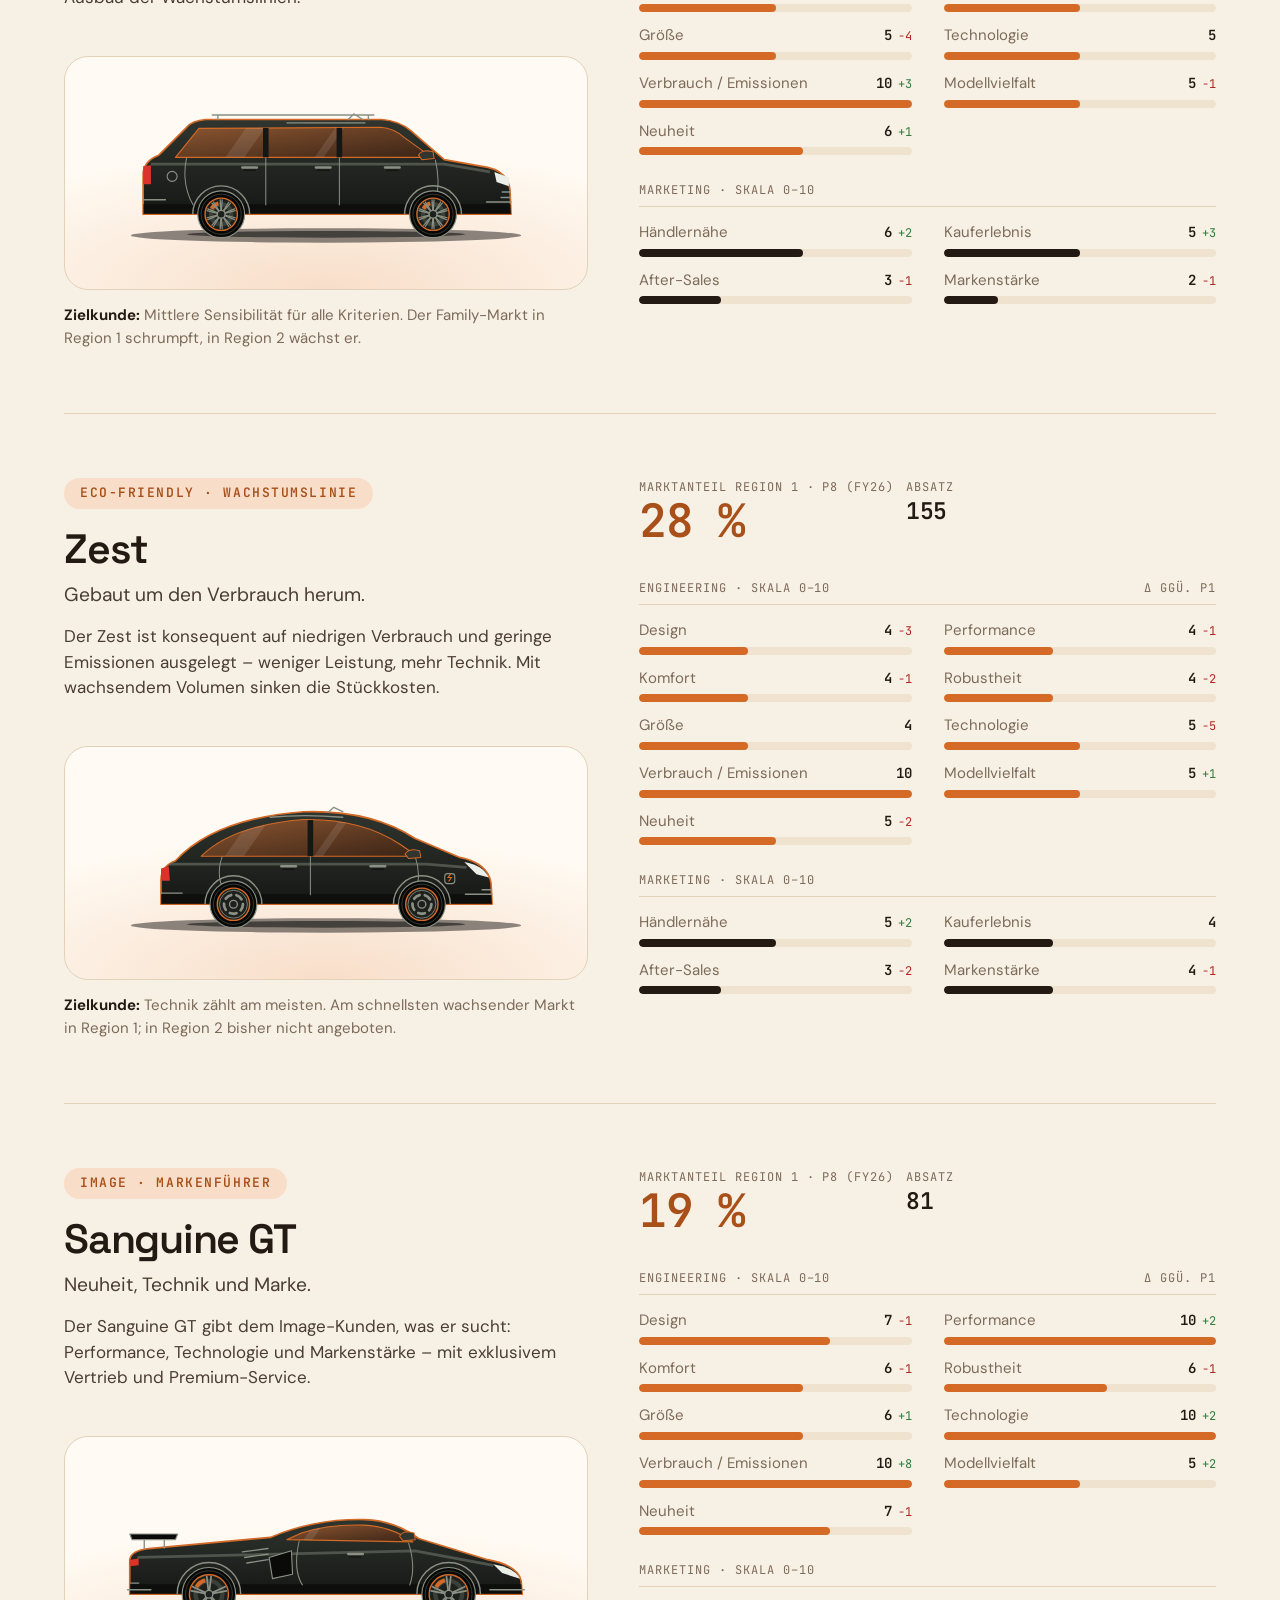
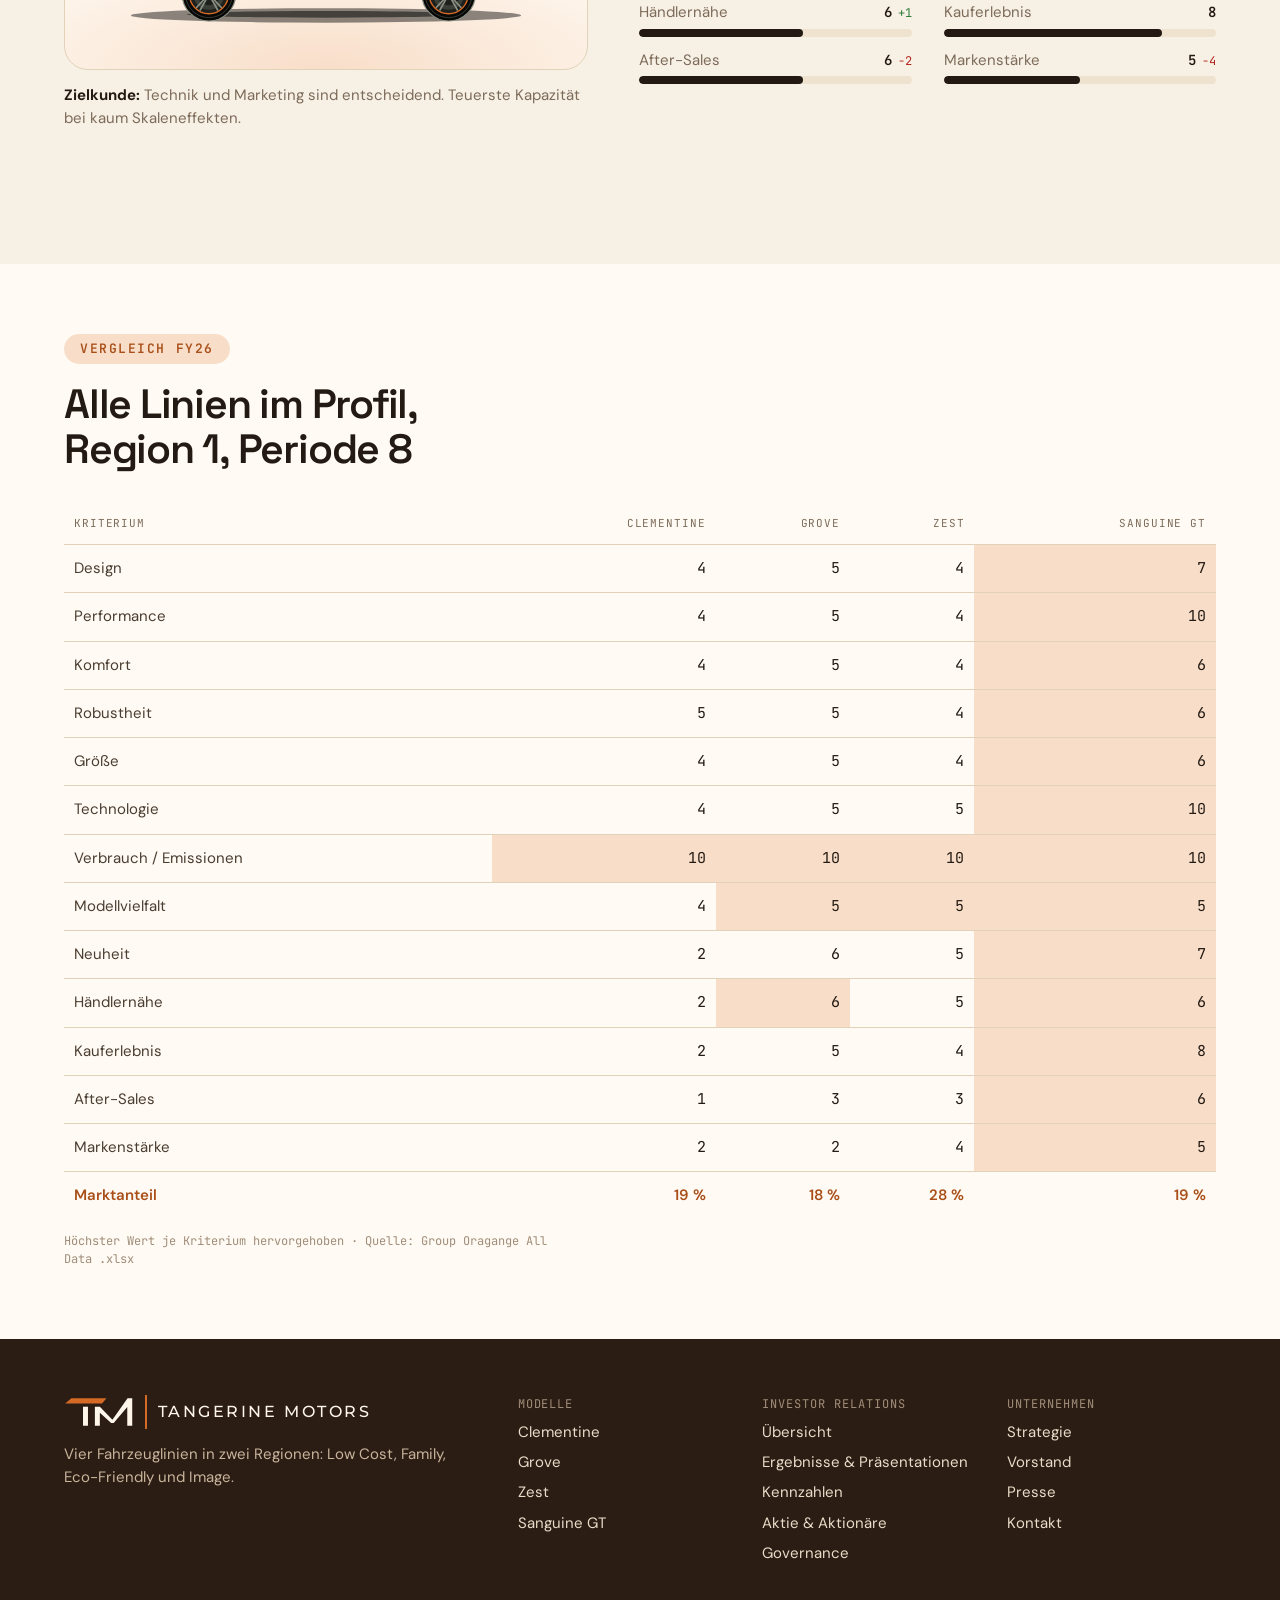
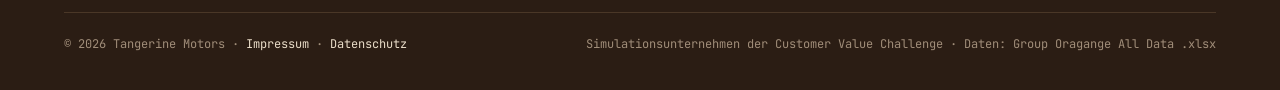
<file: modelle.html>
<!DOCTYPE html>
<html lang="de">
<head>
<meta charset="utf-8">
<meta name="viewport" content="width=1280">
<title>Modelle – Tangerine Motors</title>
<meta name="description" content="Clementine, Grove, Zest und Sanguine GT: Engineering, Marketing und Marktanteile je Region und Periode.">
<meta name="theme-color" content="#F7F0E4">
<link rel="icon" href="assets/favicon.svg" type="image/svg+xml">
<link rel="preconnect" href="https://fonts.googleapis.com"><link rel="preconnect" href="https://fonts.gstatic.com" crossorigin><link href="https://fonts.googleapis.com/css2?family=Space+Grotesk:wght@400..700&family=DM+Sans:wght@400;600&family=JetBrains+Mono:wght@400;600&family=Montserrat:wght@500&display=swap" rel="stylesheet">
<link rel="stylesheet" href="assets/site.css">
</head>
<body>
<a class="skip" href="#main">Zum Inhalt springen</a>
<header class="site-head">
  <div class="wrap">
    <a class="brand" href="index.html" aria-label="Tangerine Motors – Startseite"><svg class="mark" viewBox="-4 -4 234 101" aria-hidden="true"><path fill="#D46A26" d="M0 17.7 L20.7 0 H139 L124 17.7 Z"/><rect x="60" y="28.7" width="16.7" height="64" fill="#1C1A1A"/><path fill="#1C1A1A" d="M100 92.7 V28.7 H116.7 L159 72.7 L210 0 H225.7 V92.7 H209 V29.3 L163.3 83.3 H154.7 L116.7 49.3 V92.7 Z"/></svg><span class="div" aria-hidden="true"></span><span class="word">TANGERINE MOTORS</span></a>
    <button class="nav-toggle" aria-expanded="false" aria-controls="nav">Menü</button>
    <nav aria-label="Hauptnavigation"><ul class="nav" id="nav"><li><a href="index.html">Start</a></li><li><a href="modelle.html" aria-current="page">Modelle</a></li><li><a href="unternehmen.html">Unternehmen</a></li><li><a href="investoren.html">Investor Relations</a></li><li><a href="presse.html">Presse</a></li><li><a class="cta" href="kontakt.html">Kontakt</a></li></ul></nav>
  </div>
</header>

<main id="main">

<section class="hero" style="padding-bottom:clamp(40px,5vw,72px)">
  <div class="wrap">
    <p class="eyebrow">Modelle</p>
    <h1>Vier Linien,<br>vier Kunden.</h1>
    <p class="sub">Jedes Modell ist auf die Kaufkriterien seines Segments ausgelegt. Alle Werte stammen aus unseren Entscheidungen in der Simulation.</p>
    <div class="actions"><a class="btn ghost" href="#clementine">Clementine</a><a class="btn ghost" href="#grove">Grove</a><a class="btn ghost" href="#zest">Zest</a><a class="btn ghost" href="#sanguine">Sanguine GT</a></div>
  </div>
</section>
<section class="paper" style="padding-top:0;position:sticky;top:72px;z-index:30;padding-bottom:0;border-bottom:1px solid var(--line)">
  <div class="wrap controls" style="padding-top:12px;padding-bottom:12px">
    <div class="seg-toggle" role="group" aria-label="Region"><button type="button" data-reg="Region 1" aria-pressed="true">Region 1</button><button type="button" data-reg="Region 2" aria-pressed="false">Region 2</button></div>
    <div class="seg-toggle" role="group" aria-label="Periode" id="per-btns"><button type="button" data-per="1" aria-pressed="false">P1</button><button type="button" data-per="2" aria-pressed="false">P2</button><button type="button" data-per="3" aria-pressed="false">P3</button><button type="button" data-per="4" aria-pressed="false">P4</button><button type="button" data-per="5" aria-pressed="false">P5</button><button type="button" data-per="6" aria-pressed="false">P6</button><button type="button" data-per="7" aria-pressed="false">P7</button><button type="button" data-per="8" aria-pressed="true">P8</button></div>
    <span class="small">Veränderung ggü. erster Periode der Region</span>
  </div>
</section>
<section style="padding-top:0"><div class="wrap" id="models">
<article class="model" id="clementine" data-line="0">
  <div>
    <p class="eyebrow">Low Cost · Kostenführer</p>
    <h2 style="margin-bottom:10px">Clementine</h2>
    <p class="sub" style="margin-top:0">Robust, geräumig, ehrlich kalkuliert.</p>
    <p class="lead" style="margin-top:16px">Der Clementine ist auf das reduziert, wofür seine Käufer zahlen: Robustheit und Platz. Wenig Elektronik, viele Gleichteile, Lieferfähigkeit vor Ausstattung.</p>
    <div class="stage mt"><img class="x" src="assets/cars/lowcost.svg" alt="Clementine, Seitenansicht" loading="lazy" width="260" height="91"></div>
    <p class="small" style="margin-top:14px"><strong style="color:var(--ink)">Zielkunde:</strong> Preis und Lieferfähigkeit entscheiden, Marketing und Technik kaum. Gekauft wird aus praktischen Gründen.</p>
  </div>
  <div>
    <div class="share"><div><p class="label">Marktanteil <span data-f="reg"></span> · <span data-f="per"></span></p><p class="big" data-f="share">–</p></div>
      <div><p class="label">Absatz</p><p class="val" data-f="sales">–</p></div></div>
    <div class="blockhead"><p class="label">Engineering · Skala 0–10</p><p class="label" data-f="cmp"></p></div>
    <div class="profile" data-f="eng"></div>
    <div class="blockhead"><p class="label">Marketing · Skala 0–10</p></div>
    <div class="profile" data-f="mkt"></div>
    <p class="small" data-f="na" hidden style="margin-top:14px"></p>
  </div>
</article>
<article class="model" id="grove" data-line="1">
  <div>
    <p class="eyebrow">Family · Cash Cow</p>
    <h2 style="margin-bottom:10px">Grove</h2>
    <p class="sub" style="margin-top:0">Platz für alle. Verlässlich jeden Tag.</p>
    <p class="lead" style="margin-top:16px">Der Grove ist das Familienauto im Portfolio: stabile Ausstattung, Händler in der Nähe für Kauf und Service. Er finanziert den Ausbau der Wachstumslinien.</p>
    <div class="stage mt"><img class="x" src="assets/cars/family.svg" alt="Grove, Seitenansicht" loading="lazy" width="260" height="91"></div>
    <p class="small" style="margin-top:14px"><strong style="color:var(--ink)">Zielkunde:</strong> Mittlere Sensibilität für alle Kriterien. Der Family-Markt in Region 1 schrumpft, in Region 2 wächst er.</p>
  </div>
  <div>
    <div class="share"><div><p class="label">Marktanteil <span data-f="reg"></span> · <span data-f="per"></span></p><p class="big" data-f="share">–</p></div>
      <div><p class="label">Absatz</p><p class="val" data-f="sales">–</p></div></div>
    <div class="blockhead"><p class="label">Engineering · Skala 0–10</p><p class="label" data-f="cmp"></p></div>
    <div class="profile" data-f="eng"></div>
    <div class="blockhead"><p class="label">Marketing · Skala 0–10</p></div>
    <div class="profile" data-f="mkt"></div>
    <p class="small" data-f="na" hidden style="margin-top:14px"></p>
  </div>
</article>
<article class="model" id="zest" data-line="2">
  <div>
    <p class="eyebrow">Eco-Friendly · Wachstumslinie</p>
    <h2 style="margin-bottom:10px">Zest</h2>
    <p class="sub" style="margin-top:0">Gebaut um den Verbrauch herum.</p>
    <p class="lead" style="margin-top:16px">Der Zest ist konsequent auf niedrigen Verbrauch und geringe Emissionen ausgelegt – weniger Leistung, mehr Technik. Mit wachsendem Volumen sinken die Stückkosten.</p>
    <div class="stage mt"><img class="x" src="assets/cars/eco.svg" alt="Zest, Seitenansicht" loading="lazy" width="260" height="91"></div>
    <p class="small" style="margin-top:14px"><strong style="color:var(--ink)">Zielkunde:</strong> Technik zählt am meisten. Am schnellsten wachsender Markt in Region 1; in Region 2 bisher nicht angeboten.</p>
  </div>
  <div>
    <div class="share"><div><p class="label">Marktanteil <span data-f="reg"></span> · <span data-f="per"></span></p><p class="big" data-f="share">–</p></div>
      <div><p class="label">Absatz</p><p class="val" data-f="sales">–</p></div></div>
    <div class="blockhead"><p class="label">Engineering · Skala 0–10</p><p class="label" data-f="cmp"></p></div>
    <div class="profile" data-f="eng"></div>
    <div class="blockhead"><p class="label">Marketing · Skala 0–10</p></div>
    <div class="profile" data-f="mkt"></div>
    <p class="small" data-f="na" hidden style="margin-top:14px"></p>
  </div>
</article>
<article class="model" id="sanguine" data-line="3">
  <div>
    <p class="eyebrow">Image · Markenführer</p>
    <h2 style="margin-bottom:10px">Sanguine GT</h2>
    <p class="sub" style="margin-top:0">Neuheit, Technik und Marke.</p>
    <p class="lead" style="margin-top:16px">Der Sanguine GT gibt dem Image-Kunden, was er sucht: Performance, Technologie und Markenstärke – mit exklusivem Vertrieb und Premium-Service.</p>
    <div class="stage mt"><img class="x" src="assets/cars/sport.svg" alt="Sanguine GT, Seitenansicht" loading="lazy" width="260" height="91"></div>
    <p class="small" style="margin-top:14px"><strong style="color:var(--ink)">Zielkunde:</strong> Technik und Marketing sind entscheidend. Teuerste Kapazität bei kaum Skaleneffekten.</p>
  </div>
  <div>
    <div class="share"><div><p class="label">Marktanteil <span data-f="reg"></span> · <span data-f="per"></span></p><p class="big" data-f="share">–</p></div>
      <div><p class="label">Absatz</p><p class="val" data-f="sales">–</p></div></div>
    <div class="blockhead"><p class="label">Engineering · Skala 0–10</p><p class="label" data-f="cmp"></p></div>
    <div class="profile" data-f="eng"></div>
    <div class="blockhead"><p class="label">Marketing · Skala 0–10</p></div>
    <div class="profile" data-f="mkt"></div>
    <p class="small" data-f="na" hidden style="margin-top:14px"></p>
  </div>
</article></div></section>
<section class="paper">
  <div class="wrap">
    <p class="eyebrow">Vergleich FY26</p>
    <h2>Alle Linien im Profil, Region 1, Periode 8</h2>
    <div class="table-wrap"><table><thead><tr><th>Kriterium</th><th>Clementine</th><th>Grove</th><th>Zest</th><th>Sanguine GT</th></tr></thead><tbody><tr><td>Design</td><td class="num">4</td><td class="num">5</td><td class="num">4</td><td class="num hi">7</td></tr><tr><td>Performance</td><td class="num">4</td><td class="num">5</td><td class="num">4</td><td class="num hi">10</td></tr><tr><td>Komfort</td><td class="num">4</td><td class="num">5</td><td class="num">4</td><td class="num hi">6</td></tr><tr><td>Robustheit</td><td class="num">5</td><td class="num">5</td><td class="num">4</td><td class="num hi">6</td></tr><tr><td>Größe</td><td class="num">4</td><td class="num">5</td><td class="num">4</td><td class="num hi">6</td></tr><tr><td>Technologie</td><td class="num">4</td><td class="num">5</td><td class="num">5</td><td class="num hi">10</td></tr><tr><td>Verbrauch / Emissionen</td><td class="num hi">10</td><td class="num hi">10</td><td class="num hi">10</td><td class="num hi">10</td></tr><tr><td>Modellvielfalt</td><td class="num">4</td><td class="num hi">5</td><td class="num hi">5</td><td class="num hi">5</td></tr><tr><td>Neuheit</td><td class="num">2</td><td class="num">6</td><td class="num">5</td><td class="num hi">7</td></tr><tr><td>Händlernähe</td><td class="num">2</td><td class="num hi">6</td><td class="num">5</td><td class="num hi">6</td></tr><tr><td>Kauferlebnis</td><td class="num">2</td><td class="num">5</td><td class="num">4</td><td class="num hi">8</td></tr><tr><td>After-Sales</td><td class="num">1</td><td class="num">3</td><td class="num">3</td><td class="num hi">6</td></tr><tr><td>Markenstärke</td><td class="num">2</td><td class="num">2</td><td class="num">4</td><td class="num hi">5</td></tr><tr class="total"><td>Marktanteil</td><td>19 %</td><td>18 %</td><td>28 %</td><td>19 %</td></tr></tbody></table></div>
    <p class="src">Höchster Wert je Kriterium hervorgehoben · Quelle: Group Oragange All Data .xlsx</p>
  </div>
</section>
</main>
<footer class="site-foot">
  <div class="wrap">
    <div class="cols">
      <div class="stack"><a class="brand" href="index.html" aria-label="Tangerine Motors – Startseite"><svg class="mark" viewBox="-4 -4 234 101" aria-hidden="true"><path fill="#D46A26" d="M0 17.7 L20.7 0 H139 L124 17.7 Z"/><rect x="60" y="28.7" width="16.7" height="64" fill="#1C1A1A"/><path fill="#1C1A1A" d="M100 92.7 V28.7 H116.7 L159 72.7 L210 0 H225.7 V92.7 H209 V29.3 L163.3 83.3 H154.7 L116.7 49.3 V92.7 Z"/></svg><span class="div" aria-hidden="true"></span><span class="word">TANGERINE MOTORS</span></a><p class="small" style="color:#C9B49C">Vier Fahrzeuglinien in zwei Regionen: Low Cost, Family, Eco-Friendly und Image.</p></div>
      <div><p class="label">Modelle</p><ul><li><a href="modelle.html#clementine">Clementine</a></li><li><a href="modelle.html#grove">Grove</a></li><li><a href="modelle.html#zest">Zest</a></li><li><a href="modelle.html#sanguine">Sanguine GT</a></li></ul></div>
      <div><p class="label">Investor Relations</p><ul><li><a href="investoren.html">Übersicht</a></li><li><a href="investoren-ergebnisse.html">Ergebnisse & Präsentationen</a></li><li><a href="investoren-kennzahlen.html">Kennzahlen</a></li><li><a href="investoren-aktionaere.html">Aktie & Aktionäre</a></li><li><a href="investoren-governance.html">Governance</a></li></ul></div>
      <div><p class="label">Unternehmen</p><ul><li><a href="unternehmen.html">Strategie</a></li><li><a href="investoren-governance.html">Vorstand</a></li><li><a href="presse.html">Presse</a></li><li><a href="kontakt.html">Kontakt</a></li></ul></div>
    </div>
    <div class="legal"><span>© 2026 Tangerine Motors · <a href="impressum.html">Impressum</a> · <a href="impressum.html#datenschutz">Datenschutz</a></span><span>Simulationsunternehmen der Customer Value Challenge · Daten: Group Oragange All Data .xlsx</span></div>
  </div>
</footer>
<script src="assets/data.js"></script>
<script src="assets/site.js"></script>
</body>
</html>
</file>
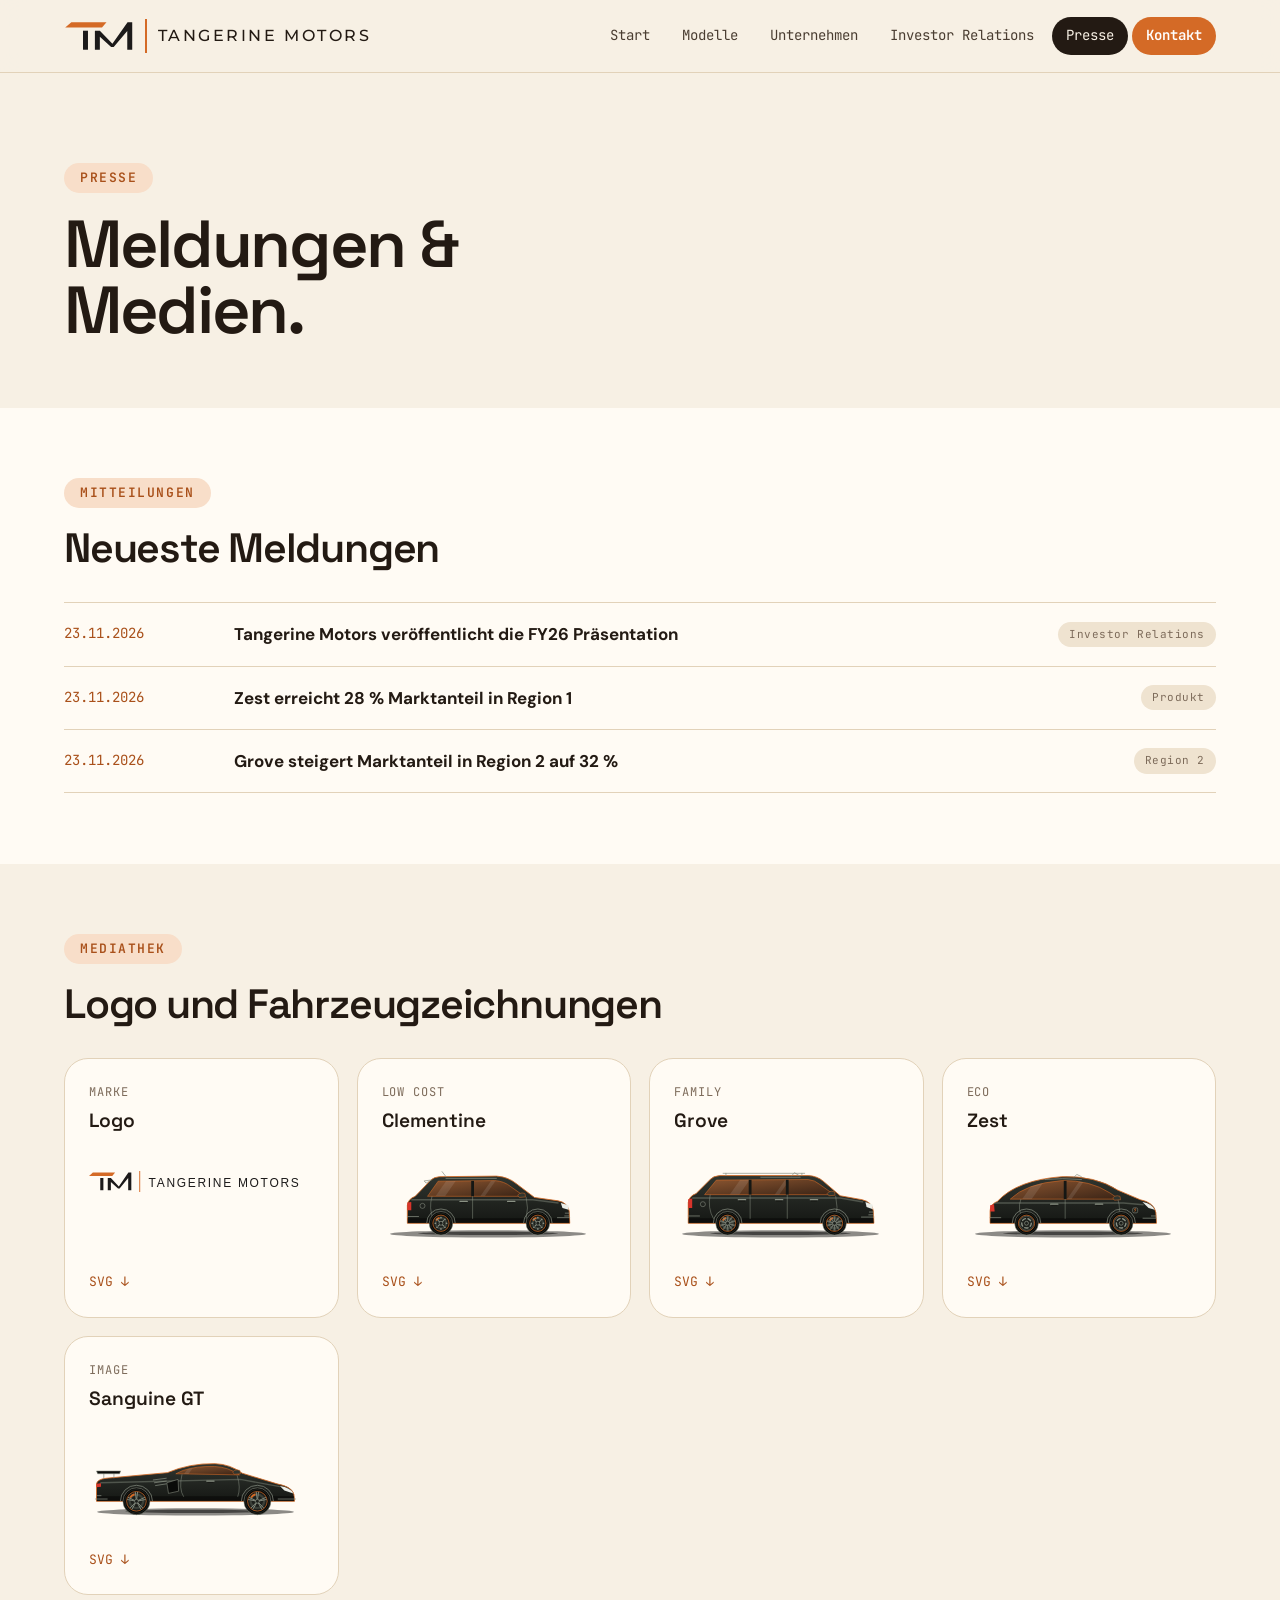
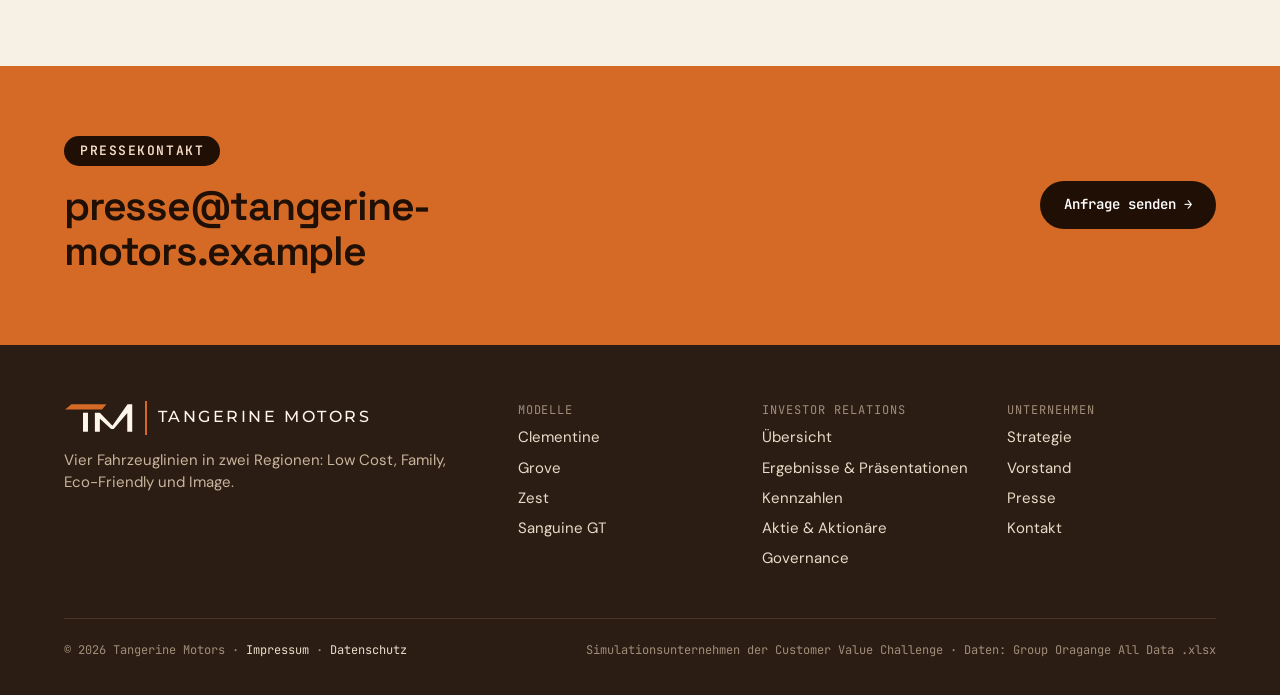
<file: presse.html>
<!DOCTYPE html>
<html lang="de">
<head>
<meta charset="utf-8">
<meta name="viewport" content="width=1280">
<title>Presse – Tangerine Motors</title>
<meta name="description" content="Pressemitteilungen, Logo und Fahrzeugzeichnungen von Tangerine Motors.">
<meta name="theme-color" content="#F7F0E4">
<link rel="icon" href="assets/favicon.svg" type="image/svg+xml">
<link rel="preconnect" href="https://fonts.googleapis.com"><link rel="preconnect" href="https://fonts.gstatic.com" crossorigin><link href="https://fonts.googleapis.com/css2?family=Space+Grotesk:wght@400..700&family=DM+Sans:wght@400;600&family=JetBrains+Mono:wght@400;600&family=Montserrat:wght@500&display=swap" rel="stylesheet">
<link rel="stylesheet" href="assets/site.css">
</head>
<body>
<a class="skip" href="#main">Zum Inhalt springen</a>
<header class="site-head">
  <div class="wrap">
    <a class="brand" href="index.html" aria-label="Tangerine Motors – Startseite"><svg class="mark" viewBox="-4 -4 234 101" aria-hidden="true"><path fill="#D46A26" d="M0 17.7 L20.7 0 H139 L124 17.7 Z"/><rect x="60" y="28.7" width="16.7" height="64" fill="#1C1A1A"/><path fill="#1C1A1A" d="M100 92.7 V28.7 H116.7 L159 72.7 L210 0 H225.7 V92.7 H209 V29.3 L163.3 83.3 H154.7 L116.7 49.3 V92.7 Z"/></svg><span class="div" aria-hidden="true"></span><span class="word">TANGERINE MOTORS</span></a>
    <button class="nav-toggle" aria-expanded="false" aria-controls="nav">Menü</button>
    <nav aria-label="Hauptnavigation"><ul class="nav" id="nav"><li><a href="index.html">Start</a></li><li><a href="modelle.html">Modelle</a></li><li><a href="unternehmen.html">Unternehmen</a></li><li><a href="investoren.html">Investor Relations</a></li><li><a href="presse.html" aria-current="page">Presse</a></li><li><a class="cta" href="kontakt.html">Kontakt</a></li></ul></nav>
  </div>
</header>

<main id="main">

<section class="hero" style="padding-bottom:clamp(40px,5vw,72px)"><div class="wrap"><p class="eyebrow">Presse</p><h1>Meldungen &amp;<br>Medien.</h1></div></section>
<section class="paper"><div class="wrap"><p class="eyebrow">Mitteilungen</p><h2>Neueste Meldungen</h2><ul class="list"><li><span class="date">23.11.2026</span><span><strong style="color:var(--ink)">Tangerine Motors veröffentlicht die FY26 Präsentation</strong></span><span class="tag">Investor Relations</span></li><li><span class="date">23.11.2026</span><span><strong style="color:var(--ink)">Zest erreicht 28 % Marktanteil in Region 1</strong></span><span class="tag">Produkt</span></li><li><span class="date">23.11.2026</span><span><strong style="color:var(--ink)">Grove steigert Marktanteil in Region 2 auf 32 %</strong></span><span class="tag">Region 2</span></li></ul></div></section>
<section><div class="wrap"><p class="eyebrow">Mediathek</p><h2>Logo und Fahrzeugzeichnungen</h2>
  <div class="models"><a class="model-card" href="assets/logo.svg" download><p class="label">Marke</p><h3>Logo</h3><img src="assets/logo.svg" alt="Tangerine-Motors-Logo" style="margin:24px 0"><p class="more">SVG ↓</p></a><a class="model-card" href="assets/cars/lowcost.svg" download><p class="label">Low Cost</p><h3>Clementine</h3><img class="car" src="assets/cars/lowcost.svg" alt="Clementine" loading="lazy" width="260" height="91"><p class="more">SVG ↓</p></a><a class="model-card" href="assets/cars/family.svg" download><p class="label">Family</p><h3>Grove</h3><img class="car" src="assets/cars/family.svg" alt="Grove" loading="lazy" width="260" height="91"><p class="more">SVG ↓</p></a><a class="model-card" href="assets/cars/eco.svg" download><p class="label">Eco</p><h3>Zest</h3><img class="car" src="assets/cars/eco.svg" alt="Zest" loading="lazy" width="260" height="91"><p class="more">SVG ↓</p></a><a class="model-card" href="assets/cars/sport.svg" download><p class="label">Image</p><h3>Sanguine GT</h3><img class="car" src="assets/cars/sport.svg" alt="Sanguine GT" loading="lazy" width="260" height="91"><p class="more">SVG ↓</p></a></div></div></section>
<section class="orange"><div class="wrap row" style="align-items:center"><div style="flex:2 1 420px"><p class="eyebrow">Pressekontakt</p><h2 style="margin-bottom:0">presse@tangerine-motors.example</h2></div>
  <div style="flex:0 0 auto"><a class="btn" href="kontakt.html?thema=Presse">Anfrage senden →</a></div></div></section>
</main>
<footer class="site-foot">
  <div class="wrap">
    <div class="cols">
      <div class="stack"><a class="brand" href="index.html" aria-label="Tangerine Motors – Startseite"><svg class="mark" viewBox="-4 -4 234 101" aria-hidden="true"><path fill="#D46A26" d="M0 17.7 L20.7 0 H139 L124 17.7 Z"/><rect x="60" y="28.7" width="16.7" height="64" fill="#1C1A1A"/><path fill="#1C1A1A" d="M100 92.7 V28.7 H116.7 L159 72.7 L210 0 H225.7 V92.7 H209 V29.3 L163.3 83.3 H154.7 L116.7 49.3 V92.7 Z"/></svg><span class="div" aria-hidden="true"></span><span class="word">TANGERINE MOTORS</span></a><p class="small" style="color:#C9B49C">Vier Fahrzeuglinien in zwei Regionen: Low Cost, Family, Eco-Friendly und Image.</p></div>
      <div><p class="label">Modelle</p><ul><li><a href="modelle.html#clementine">Clementine</a></li><li><a href="modelle.html#grove">Grove</a></li><li><a href="modelle.html#zest">Zest</a></li><li><a href="modelle.html#sanguine">Sanguine GT</a></li></ul></div>
      <div><p class="label">Investor Relations</p><ul><li><a href="investoren.html">Übersicht</a></li><li><a href="investoren-ergebnisse.html">Ergebnisse & Präsentationen</a></li><li><a href="investoren-kennzahlen.html">Kennzahlen</a></li><li><a href="investoren-aktionaere.html">Aktie & Aktionäre</a></li><li><a href="investoren-governance.html">Governance</a></li></ul></div>
      <div><p class="label">Unternehmen</p><ul><li><a href="unternehmen.html">Strategie</a></li><li><a href="investoren-governance.html">Vorstand</a></li><li><a href="presse.html">Presse</a></li><li><a href="kontakt.html">Kontakt</a></li></ul></div>
    </div>
    <div class="legal"><span>© 2026 Tangerine Motors · <a href="impressum.html">Impressum</a> · <a href="impressum.html#datenschutz">Datenschutz</a></span><span>Simulationsunternehmen der Customer Value Challenge · Daten: Group Oragange All Data .xlsx</span></div>
  </div>
</footer>
<script src="assets/data.js"></script>
<script src="assets/site.js"></script>
</body>
</html>
</file>
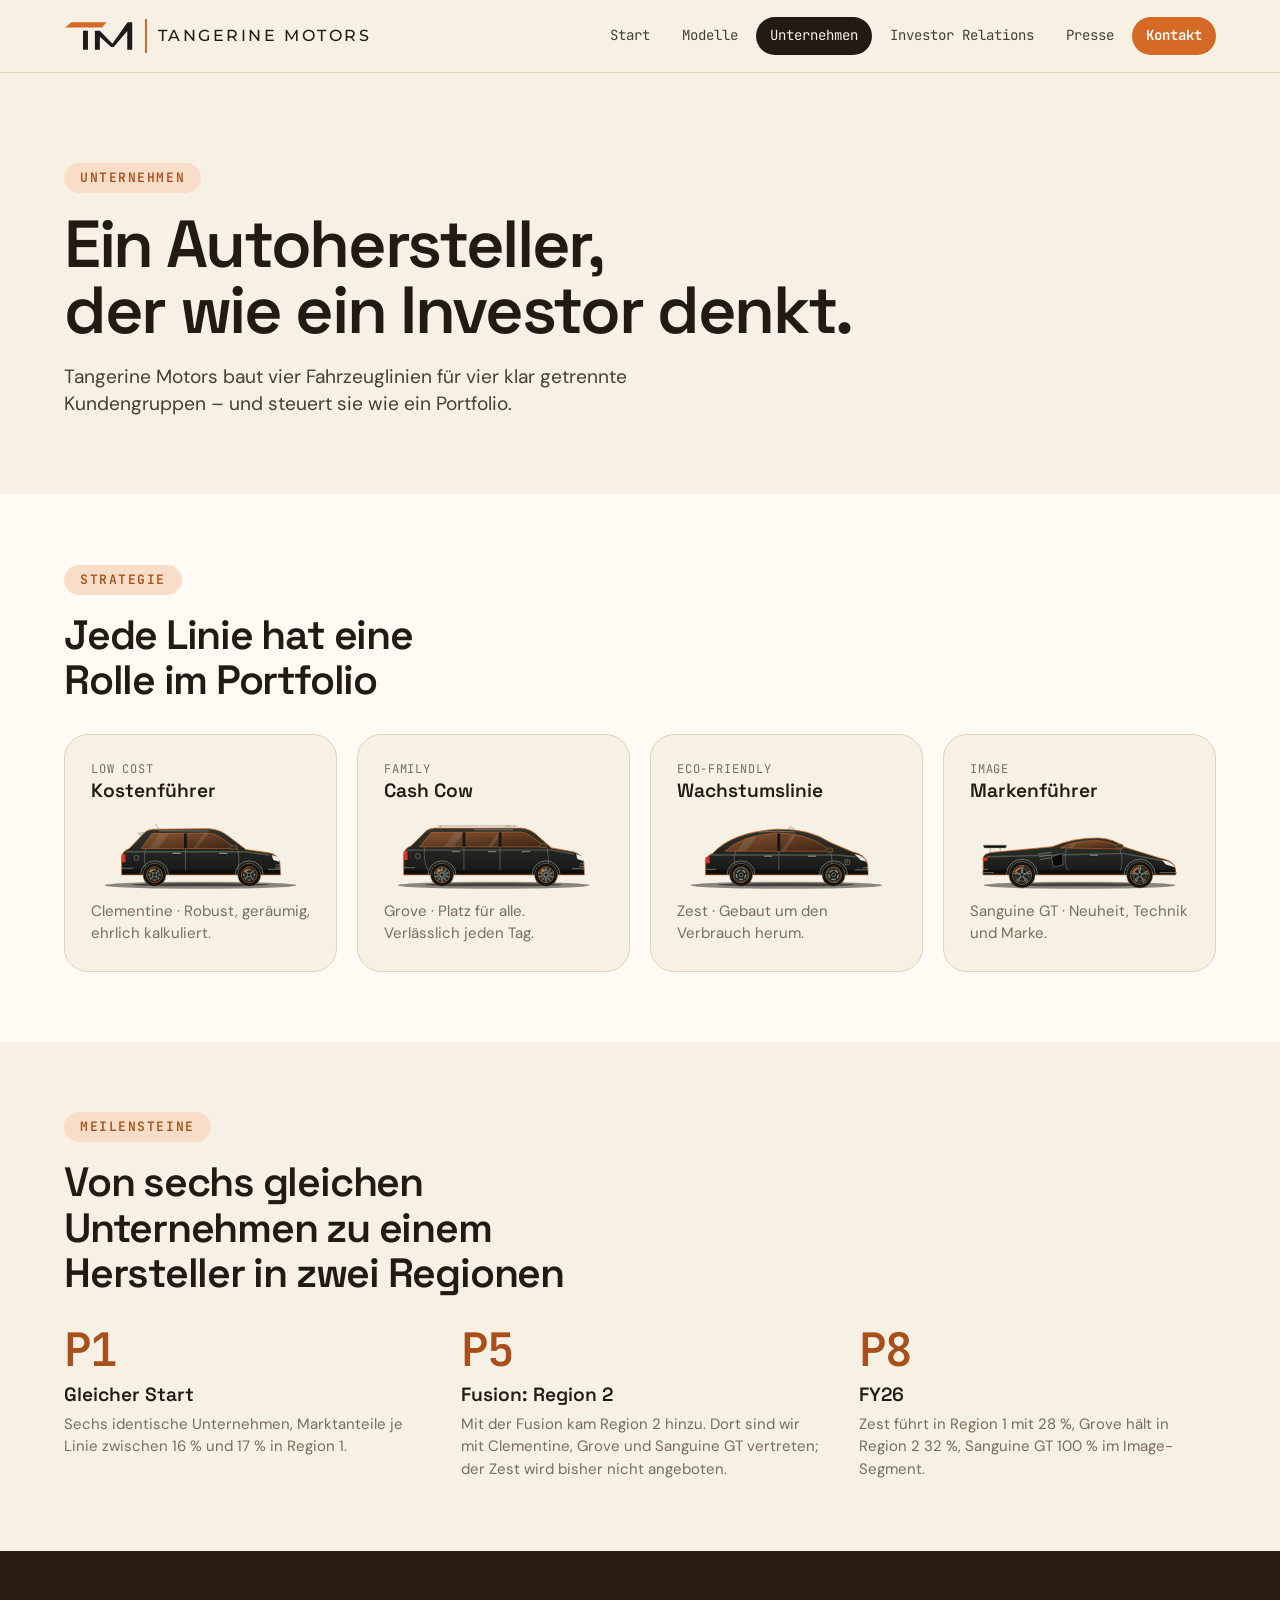
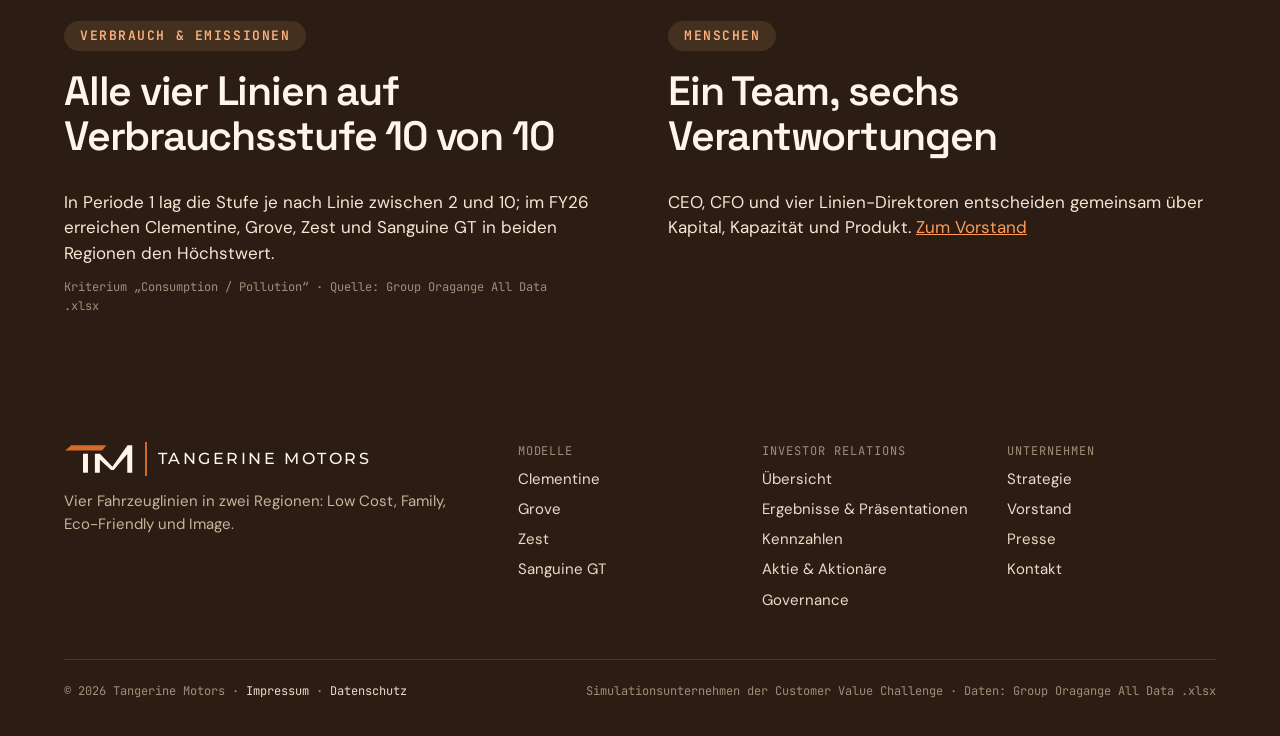
<file: unternehmen.html>
<!DOCTYPE html>
<html lang="de">
<head>
<meta charset="utf-8">
<meta name="viewport" content="width=1280">
<title>Unternehmen – Tangerine Motors</title>
<meta name="description" content="Strategie, Meilensteine und Verantwortung bei Tangerine Motors.">
<meta name="theme-color" content="#F7F0E4">
<link rel="icon" href="assets/favicon.svg" type="image/svg+xml">
<link rel="preconnect" href="https://fonts.googleapis.com"><link rel="preconnect" href="https://fonts.gstatic.com" crossorigin><link href="https://fonts.googleapis.com/css2?family=Space+Grotesk:wght@400..700&family=DM+Sans:wght@400;600&family=JetBrains+Mono:wght@400;600&family=Montserrat:wght@500&display=swap" rel="stylesheet">
<link rel="stylesheet" href="assets/site.css">
</head>
<body>
<a class="skip" href="#main">Zum Inhalt springen</a>
<header class="site-head">
  <div class="wrap">
    <a class="brand" href="index.html" aria-label="Tangerine Motors – Startseite"><svg class="mark" viewBox="-4 -4 234 101" aria-hidden="true"><path fill="#D46A26" d="M0 17.7 L20.7 0 H139 L124 17.7 Z"/><rect x="60" y="28.7" width="16.7" height="64" fill="#1C1A1A"/><path fill="#1C1A1A" d="M100 92.7 V28.7 H116.7 L159 72.7 L210 0 H225.7 V92.7 H209 V29.3 L163.3 83.3 H154.7 L116.7 49.3 V92.7 Z"/></svg><span class="div" aria-hidden="true"></span><span class="word">TANGERINE MOTORS</span></a>
    <button class="nav-toggle" aria-expanded="false" aria-controls="nav">Menü</button>
    <nav aria-label="Hauptnavigation"><ul class="nav" id="nav"><li><a href="index.html">Start</a></li><li><a href="modelle.html">Modelle</a></li><li><a href="unternehmen.html" aria-current="page">Unternehmen</a></li><li><a href="investoren.html">Investor Relations</a></li><li><a href="presse.html">Presse</a></li><li><a class="cta" href="kontakt.html">Kontakt</a></li></ul></nav>
  </div>
</header>

<main id="main">

<section class="hero" style="padding-bottom:clamp(48px,6vw,96px)">
  <div class="wrap">
    <p class="eyebrow">Unternehmen</p>
    <h1>Ein Autohersteller,<br>der wie ein Investor denkt.</h1>
    <p class="sub">Tangerine Motors baut vier Fahrzeuglinien für vier klar getrennte Kundengruppen – und steuert sie wie ein Portfolio.</p>
  </div>
</section>
<section class="paper">
  <div class="wrap">
    <p class="eyebrow">Strategie</p>
    <h2>Jede Linie hat eine Rolle im Portfolio</h2>
    <div class="grid4"><div class="card"><p class="label">Low Cost</p><h3>Kostenführer</h3><img class="car" src="assets/cars/lowcost.svg" alt="Clementine" loading="lazy" width="260" height="91"><p class="small">Clementine · Robust, geräumig, ehrlich kalkuliert.</p></div><div class="card"><p class="label">Family</p><h3>Cash Cow</h3><img class="car" src="assets/cars/family.svg" alt="Grove" loading="lazy" width="260" height="91"><p class="small">Grove · Platz für alle. Verlässlich jeden Tag.</p></div><div class="card"><p class="label">Eco-Friendly</p><h3>Wachstumslinie</h3><img class="car" src="assets/cars/eco.svg" alt="Zest" loading="lazy" width="260" height="91"><p class="small">Zest · Gebaut um den Verbrauch herum.</p></div><div class="card"><p class="label">Image</p><h3>Markenführer</h3><img class="car" src="assets/cars/sport.svg" alt="Sanguine GT" loading="lazy" width="260" height="91"><p class="small">Sanguine GT · Neuheit, Technik und Marke.</p></div></div>
  </div>
</section>
<section>
  <div class="wrap">
    <p class="eyebrow">Meilensteine</p>
    <h2>Von sechs gleichen Unternehmen zu einem Hersteller in zwei Regionen</h2>
    <div class="grid3">
      <div class="item"><p class="big">P1</p><h3>Gleicher Start</h3><p class="small">Sechs identische Unternehmen, Marktanteile je Linie zwischen 16 % und 17 % in Region 1.</p></div>
      <div class="item"><p class="big">P5</p><h3>Fusion: Region 2</h3><p class="small">Mit der Fusion kam Region 2 hinzu. Dort sind wir mit Clementine, Grove und Sanguine GT vertreten; der Zest wird bisher nicht angeboten.</p></div>
      <div class="item"><p class="big">P8</p><h3>FY26</h3><p class="small">Zest führt in Region 1 mit 28 %, Grove hält in Region 2 32 %, Sanguine GT 100 % im Image-Segment.</p></div>
    </div>
  </div>
</section>
<section class="dark">
  <div class="wrap grid2">
    <div><p class="eyebrow">Verbrauch & Emissionen</p><h2>Alle vier Linien auf Verbrauchsstufe 10 von 10</h2>
      <p class="lead">In Periode 1 lag die Stufe je nach Linie zwischen 2 und 10; im FY26 erreichen Clementine, Grove, Zest und Sanguine GT in beiden Regionen den Höchstwert.</p>
      <p class="src" style="color:#A08D79">Kriterium „Consumption / Pollution“ · Quelle: Group Oragange All Data .xlsx</p></div>
    <div><p class="eyebrow">Menschen</p><h2>Ein Team, sechs Verantwortungen</h2>
      <p class="lead">CEO, CFO und vier Linien-Direktoren entscheiden gemeinsam über Kapital, Kapazität und Produkt. <a href="investoren-governance.html" style="color:#FF9A57">Zum Vorstand</a></p></div>
  </div>
</section>
</main>
<footer class="site-foot">
  <div class="wrap">
    <div class="cols">
      <div class="stack"><a class="brand" href="index.html" aria-label="Tangerine Motors – Startseite"><svg class="mark" viewBox="-4 -4 234 101" aria-hidden="true"><path fill="#D46A26" d="M0 17.7 L20.7 0 H139 L124 17.7 Z"/><rect x="60" y="28.7" width="16.7" height="64" fill="#1C1A1A"/><path fill="#1C1A1A" d="M100 92.7 V28.7 H116.7 L159 72.7 L210 0 H225.7 V92.7 H209 V29.3 L163.3 83.3 H154.7 L116.7 49.3 V92.7 Z"/></svg><span class="div" aria-hidden="true"></span><span class="word">TANGERINE MOTORS</span></a><p class="small" style="color:#C9B49C">Vier Fahrzeuglinien in zwei Regionen: Low Cost, Family, Eco-Friendly und Image.</p></div>
      <div><p class="label">Modelle</p><ul><li><a href="modelle.html#clementine">Clementine</a></li><li><a href="modelle.html#grove">Grove</a></li><li><a href="modelle.html#zest">Zest</a></li><li><a href="modelle.html#sanguine">Sanguine GT</a></li></ul></div>
      <div><p class="label">Investor Relations</p><ul><li><a href="investoren.html">Übersicht</a></li><li><a href="investoren-ergebnisse.html">Ergebnisse & Präsentationen</a></li><li><a href="investoren-kennzahlen.html">Kennzahlen</a></li><li><a href="investoren-aktionaere.html">Aktie & Aktionäre</a></li><li><a href="investoren-governance.html">Governance</a></li></ul></div>
      <div><p class="label">Unternehmen</p><ul><li><a href="unternehmen.html">Strategie</a></li><li><a href="investoren-governance.html">Vorstand</a></li><li><a href="presse.html">Presse</a></li><li><a href="kontakt.html">Kontakt</a></li></ul></div>
    </div>
    <div class="legal"><span>© 2026 Tangerine Motors · <a href="impressum.html">Impressum</a> · <a href="impressum.html#datenschutz">Datenschutz</a></span><span>Simulationsunternehmen der Customer Value Challenge · Daten: Group Oragange All Data .xlsx</span></div>
  </div>
</footer>
<script src="assets/data.js"></script>
<script src="assets/site.js"></script>
</body>
</html>
</file>
<file: assets/site.css>
/* Tangerine Motors – Orange & Creme
   Typografie aus der FY26-Präsentation: Space Grotesk (Display), DM Sans (Text), JetBrains Mono (Labels/Zahlen) */
:root{
  --bg:#F7F0E4; --paper:#FFFBF4; --card:#EFE3D0; --card2:#E7D5BA; --line:#E2D2B9;
  --ink:#231A13; --text:#4A3D31; --muted:#7D6B5A; --faint:#A08D79;
  --orange:#D46A26; --orange-deep:#A9501A; --orange-soft:#F8DEC9; --espresso:#2B1D14; --cream-on-dark:#F4E7D3;
  --brand:'Montserrat', Arial, sans-serif; --display:'Space Grotesk', Arial, sans-serif; --body:'DM Sans', Arial, sans-serif; --mono:'JetBrains Mono','Courier New',monospace;
  --pad:64px; --radius:24px; --max:1440px;
}
*{box-sizing:border-box;margin:0;padding:0;min-width:0}
html{scroll-behavior:smooth;scroll-padding-top:120px}
body{font-family:var(--body);background:var(--bg);color:var(--text);font-size:17px;line-height:1.55;-webkit-font-smoothing:antialiased;overflow-x:clip}
img,svg{max-width:100%;display:block}
a{color:inherit}
p a,li a{color:var(--orange-deep)}
:focus-visible{outline:3px solid var(--orange);outline-offset:3px;border-radius:6px}
.skip{position:absolute;left:-999px;top:8px;background:var(--orange);color:#fff;padding:8px 16px;border-radius:40px;z-index:99}
.skip:focus{left:8px}

h1,h2,h3{font-family:var(--display);color:var(--ink);font-weight:600;text-wrap:balance}
h1{font-size:clamp(56px,5.2vw,84px);line-height:1;letter-spacing:-.035em}
h2{font-size:clamp(28px,3.2vw,46px);line-height:1.1;letter-spacing:-.03em;margin-bottom:clamp(20px,2.4vw,36px);max-width:24ch}
h3{font-size:clamp(19px,1.5vw,24px);line-height:1.25;margin-bottom:6px}
p{max-width:70ch}
.eyebrow{display:inline-block;font-family:var(--mono);font-size:13px;font-weight:600;color:var(--orange-deep);letter-spacing:.12em;background:var(--orange-soft);border-radius:40px;padding:5px 16px;margin-bottom:18px;text-transform:uppercase}
.sub{font-size:clamp(18px,1.5vw,24px);color:var(--text);margin-top:20px;max-width:46ch;line-height:1.4}
.lead{font-size:clamp(17px,1.2vw,20px);line-height:1.5}
.small{font-size:15px;line-height:1.5;color:var(--muted)}
.label{font-family:var(--mono);font-size:12px;color:var(--muted);letter-spacing:.08em;text-transform:uppercase}
.val{font-family:var(--mono);font-size:clamp(22px,1.8vw,30px);font-weight:600;color:var(--ink);line-height:1.25;letter-spacing:-.02em;white-space:nowrap}
.big{font-family:var(--mono);font-size:clamp(36px,3.6vw,58px);font-weight:600;color:var(--orange-deep);line-height:1.05;letter-spacing:-.04em;margin-bottom:8px;white-space:nowrap}
.src{font-family:var(--mono);font-size:12px;color:var(--faint);margin-top:12px}
.flag{font-family:var(--mono);font-size:11px;letter-spacing:.05em;color:var(--orange-deep);border:1px solid var(--orange);border-radius:40px;padding:1px 9px;display:inline-block;vertical-align:middle;white-space:nowrap}
.na{color:var(--faint);font-style:italic}

.wrap{max-width:calc(var(--max) + 2*var(--pad));margin:0 auto;padding:0 var(--pad)}
section{padding:clamp(64px,5.5vw,96px) 0}
section.paper{background:var(--paper)}
section.dark{background:var(--espresso);color:var(--cream-on-dark)}
section.dark h1,section.dark h2,section.dark h3{color:#FFF6EA}
section.dark .small,section.dark .label{color:#C9B49C}
section.dark .eyebrow{background:#43301F;color:#FFB27E}
section.dark .big{color:#FF9A57}
section.dark .val{color:#FFF6EA}
section.orange{background:var(--orange);color:#2B1407}
section.orange h1,section.orange h2,section.orange h3{color:#1F0F05}
section.orange .eyebrow{background:#1F0F05;color:var(--orange-soft)}
section.orange .big{color:#1F0F05}
section.orange .sub,section.orange .lead{color:#3A1C08}
.row{display:flex;gap:clamp(24px,3vw,48px);flex-wrap:wrap}
.row>*{flex:1 1 280px}
.grid2{display:grid;grid-template-columns:repeat(2,minmax(0,1fr));gap:32px 56px}
.grid3{display:grid;grid-template-columns:repeat(3,minmax(0,1fr));gap:28px 40px}
.grid4{display:grid;grid-template-columns:repeat(4,minmax(0,1fr));gap:20px}


.card{background:var(--paper);border:1px solid var(--line);border-radius:var(--radius);padding:clamp(22px,2vw,32px)}
section.paper .card{background:var(--bg)}
.card.hl{background:var(--orange-soft);border-color:#F6C29C}
.card.hl h3{color:var(--orange-deep)}
.ph{border:2px dashed #E8A877;border-radius:var(--radius);background:#FFF5EB;padding:22px 26px}
.ph .phtitle{font-family:var(--mono);font-size:13px;font-weight:600;color:var(--orange-deep);letter-spacing:.08em;margin-bottom:4px}
.item{display:flex;flex-direction:column}
.stack>*+*{margin-top:14px}
.mt{margin-top:clamp(28px,3.5vw,56px)}

/* Kopf */
.site-head{position:sticky;top:0;z-index:50;background:rgba(247,240,228,.9);backdrop-filter:blur(12px);-webkit-backdrop-filter:blur(12px);border-bottom:1px solid var(--line)}
.site-head .wrap{display:flex;align-items:center;justify-content:space-between;height:72px;gap:24px}
.brand{display:flex;align-items:center;gap:11px;text-decoration:none;font-family:var(--display);font-weight:600;font-size:21px;color:var(--ink);letter-spacing:-.02em;white-space:nowrap}
.brand .mark{width:30px;height:30px;flex:none}
.nav{display:flex;gap:4px;list-style:none;align-items:center}
.nav a{display:block;text-decoration:none;font-family:var(--mono);font-size:14px;color:var(--text);padding:8px 14px;border-radius:40px;white-space:nowrap}
.nav a:hover{color:var(--ink);background:var(--card)}
.nav a[aria-current="page"]{background:var(--ink);color:var(--bg)}
.nav a.cta{background:var(--orange);color:#fff;font-weight:600}
.nav-toggle{display:none!important;background:var(--card);border:0;color:var(--ink);font-family:var(--mono);font-size:14px;padding:10px 18px;border-radius:40px;cursor:pointer;min-height:44px}

/* IR-Unternavigation */
.subnav{background:var(--ink);position:sticky;top:72px;z-index:40}
.subnav .wrap{display:flex;gap:4px;overflow-x:auto;scrollbar-width:none;padding-top:10px;padding-bottom:10px;align-items:center}
.subnav .wrap::-webkit-scrollbar{display:none}
.subnav .tag{font-family:var(--mono);font-size:12px;letter-spacing:.1em;color:var(--orange);margin-right:14px;white-space:nowrap;text-transform:uppercase}
.subnav a{flex:none;text-decoration:none;font-family:var(--mono);font-size:13px;color:#E9DCC8;padding:8px 14px;border-radius:40px;white-space:nowrap}
.subnav a:hover{background:#3A2B20;color:#fff}
.subnav a[aria-current="page"]{background:var(--orange);color:#fff}

/* Buttons */
.btn{display:inline-flex;align-items:center;gap:10px;font-family:var(--mono);font-weight:600;font-size:14px;text-decoration:none;padding:13px 24px;border-radius:40px;background:var(--orange);color:#fff;border:0;cursor:pointer;min-height:44px;white-space:nowrap}
.btn:hover{background:var(--orange-deep)}
.btn.ghost{background:transparent;color:var(--ink);box-shadow:inset 0 0 0 2px var(--ink)}
.btn.ghost:hover{background:var(--ink);color:var(--bg)}
section.dark .btn.ghost{color:#FFF6EA;box-shadow:inset 0 0 0 2px #FFF6EA}
section.orange .btn{background:#1F0F05;color:#fff}
.actions{display:flex;gap:12px;flex-wrap:wrap;margin-top:32px;align-items:center}

/* Hero */
.hero{padding-top:clamp(56px,7vw,120px);padding-bottom:0;overflow:hidden}
.hero-grid{display:grid;grid-template-columns:1.05fr 1fr;gap:40px;align-items:end}

.hero .car{width:100%;max-width:640px;margin-left:auto}
.road{height:3px;background:linear-gradient(90deg,transparent,var(--orange) 20%,var(--orange) 80%,transparent);margin-top:-4px;opacity:.6}
.ticker{display:grid;grid-template-columns:repeat(4,minmax(0,1fr));gap:24px;margin-top:48px;padding:28px 0 40px;border-top:1px solid var(--line)}


/* Balken (Segmentmix, wie Agenda-Folie) */
.bar{display:flex;gap:5px;border-radius:40px;overflow:hidden}
.seg{background:var(--card);padding:18px 12px;text-align:center;font-family:var(--mono);font-weight:600;color:var(--ink);font-size:clamp(14px,1.3vw,20px);white-space:nowrap}
.seg:nth-child(even){background:var(--card2)}
.seg.on{background:var(--orange);color:#fff}
.under{display:flex;gap:5px;margin-top:16px}

.seg span{display:none;font-weight:400;margin-left:8px}

/* Modellkarten */
.models{display:grid;grid-template-columns:repeat(4,minmax(0,1fr));gap:18px}


.model-card{background:var(--paper);border:1px solid var(--line);border-radius:var(--radius);padding:24px;text-decoration:none;display:flex;flex-direction:column;gap:8px;transition:transform .2s,border-color .2s}
.model-card:hover{transform:translateY(-3px);border-color:var(--orange)}
.model-card .car{margin:10px -6px}
.model-card .more{font-family:var(--mono);font-size:13px;color:var(--orange-deep);margin-top:auto;padding-top:6px}

/* Modellseite */
.controls{display:flex;gap:14px;flex-wrap:wrap;align-items:center}
.seg-toggle{display:inline-flex;background:var(--card);border-radius:40px;padding:4px;flex-wrap:wrap}
.seg-toggle button{font-family:var(--mono);font-size:13px;border:0;background:transparent;color:var(--text);padding:9px 15px;border-radius:40px;cursor:pointer;min-height:40px}
.seg-toggle button[aria-pressed="true"]{background:var(--ink);color:var(--bg);font-weight:600}
.seg-toggle button:disabled{opacity:.35;cursor:not-allowed}
section.dark .seg-toggle{background:#3A2B20}
section.dark .seg-toggle button{color:#E9DCC8}
section.dark .seg-toggle button[aria-pressed="true"]{background:var(--orange);color:#fff}
.model{display:grid;grid-template-columns:1fr 1.1fr;gap:clamp(28px,4vw,64px);padding:clamp(44px,5vw,80px) 0;border-top:1px solid var(--line)}
.model:first-of-type{border-top:0}

.stage{background:radial-gradient(120% 90% at 50% 100%,var(--orange-soft) 0%,var(--paper) 70%);border:1px solid var(--line);border-radius:var(--radius);padding:clamp(20px,3vw,48px)}
.stage img{width:100%;height:auto}
.share{display:flex;align-items:baseline;gap:12px;flex-wrap:wrap}
.profile{display:grid;grid-template-columns:repeat(2,minmax(0,1fr));gap:12px 32px;margin-top:14px}

.meter .top{display:flex;justify-content:space-between;align-items:baseline;gap:10px}
.meter .num{font-family:var(--mono);color:var(--ink);font-weight:600;font-size:14px}
.meter .num .d{font-weight:400;font-size:12px;margin-left:6px;color:var(--muted)}
.meter .num .d.up{color:#2F7D3B}.meter .num .d.dn{color:#B3261E}
.meter .track{height:8px;border-radius:8px;background:var(--card);margin-top:5px;overflow:hidden}
.meter .fill{height:100%;background:var(--orange);border-radius:8px;transition:width .35s}
.meter.mk .fill{background:var(--ink)}
.blockhead{display:flex;justify-content:space-between;align-items:baseline;gap:12px;margin-top:26px;padding-bottom:6px;border-bottom:1px solid var(--line)}

/* Tabellen */
.table-wrap{overflow-x:auto;-webkit-overflow-scrolling:touch}
table{width:100%;border-collapse:collapse;font-size:15px}
th,td{text-align:right;padding:12px 10px;border-bottom:1px solid var(--line);white-space:nowrap}
th:first-child,td:first-child{text-align:left;white-space:normal}
thead th{font-family:var(--mono);font-size:11px;letter-spacing:.08em;color:var(--muted);font-weight:400;text-transform:uppercase}
td.num{font-family:var(--mono);color:var(--ink)}
tr.total td{font-weight:600;color:var(--orange-deep);border-bottom:0}
td.hi{background:var(--orange-soft)}
section.dark th,section.dark td{border-color:#4A3727}
section.dark td.num{color:#FFF6EA}

/* Diagramme */
.chart{background:var(--paper);border:1px solid var(--line);border-radius:var(--radius);padding:clamp(18px,2vw,32px)}
.chart-head{display:flex;justify-content:space-between;align-items:flex-start;gap:14px;flex-wrap:wrap;margin-bottom:14px}
.fig{position:relative;height:320px}
.fig svg{position:absolute;inset:0;width:100%;height:100%}
.legend{display:flex;gap:16px;flex-wrap:wrap;margin-top:10px;font-family:var(--mono);font-size:12px;color:var(--muted)}
.legend i{display:inline-block;width:12px;height:12px;border-radius:3px;margin-right:6px;vertical-align:-1px}

/* Listen */
.list{list-style:none;border-top:1px solid var(--line)}
.list li{display:grid;grid-template-columns:150px minmax(0,1fr) auto;gap:20px;align-items:center;padding:18px 0;border-bottom:1px solid var(--line)}

.list .date{font-family:var(--mono);color:var(--orange-deep);font-size:14px}
.list .tag{font-family:var(--mono);font-size:11px;letter-spacing:.05em;color:var(--muted);background:var(--card);border-radius:40px;padding:4px 11px;justify-self:start;white-space:nowrap}
.list a.dl{font-family:var(--mono);font-size:13px;color:var(--orange-deep);text-decoration:none;font-weight:600;white-space:nowrap}

/* Ergebnis-Karte FY26 */
.result{display:grid;grid-template-columns:minmax(0,1.2fr) minmax(0,1fr);gap:0;border-radius:var(--radius);overflow:hidden;border:1px solid var(--line);background:var(--paper)}

.result .cover{background:var(--espresso);padding:clamp(24px,3vw,44px);color:var(--cream-on-dark);display:flex;flex-direction:column;justify-content:space-between;gap:24px;min-height:300px}
.result .cover .fy{font-family:var(--display);font-weight:600;font-size:clamp(64px,8vw,120px);line-height:.9;color:var(--orange);letter-spacing:-.04em}
.result .cover h3{color:#FFF6EA}
.result .body{padding:clamp(24px,3vw,44px);display:flex;flex-direction:column;gap:12px}
.dlrow{display:flex;justify-content:space-between;align-items:center;gap:14px;padding:14px 0;border-bottom:1px solid var(--line)}
.dlrow:last-child{border-bottom:0}

/* Personen */
.person{display:flex;flex-direction:column;gap:4px}
.avatar{width:64px;height:64px;border-radius:50%;background:var(--orange-soft);display:grid;place-items:center;font-family:var(--mono);font-weight:600;color:var(--orange-deep);font-size:18px;margin-bottom:10px;border:2px solid var(--orange)}

/* Hinweise zur Datenqualität */
details.dq{border:1px solid var(--line);border-radius:20px;background:var(--paper);padding:16px 22px}
details.dq summary{cursor:pointer;font-family:var(--mono);font-size:13px;color:var(--orange-deep);font-weight:600}
details.dq ul{margin:12px 0 0 18px;font-size:15px;color:var(--text)}
details.dq li{margin:6px 0}

/* Formular */
form .field{display:flex;flex-direction:column;gap:7px;margin-bottom:16px}
input,select,textarea{font:inherit;font-size:16px;color:var(--ink);background:var(--paper);border:1px solid var(--line);border-radius:16px;padding:13px 16px;min-height:46px}
input:focus,select:focus,textarea:focus{border-color:var(--orange);outline:none}
textarea{min-height:140px;resize:vertical}
.notice{font-family:var(--mono);font-size:13px;color:var(--orange-deep);margin-top:12px;min-height:20px}

/* Fuß */
.site-foot{background:var(--espresso);color:#C9B49C;padding:56px 0 36px;font-size:15px}
.site-foot .brand{color:#FFF6EA}
.site-foot .cols{display:grid;grid-template-columns:2fr 1fr 1fr 1fr;gap:36px}

.site-foot ul{list-style:none}
.site-foot li{margin:7px 0}
.site-foot a{text-decoration:none;color:#E9DCC8}
.site-foot a:hover{color:var(--orange)}
.site-foot .label{color:#A08D79}
.site-foot .legal{margin-top:40px;padding-top:22px;border-top:1px solid #4A3727;display:flex;justify-content:space-between;gap:20px;flex-wrap:wrap;font-family:var(--mono);font-size:12px;color:#A08D79}
@media (prefers-reduced-motion:reduce){*{transition:none!important;scroll-behavior:auto!important}}
/* Logo */
.brand .mark{width:auto;height:30px}
.brand .div{width:2px;height:34px;background:var(--orange)}
.brand .word{font-family:var(--brand);font-weight:500;font-size:16px;letter-spacing:.16em;color:var(--ink)}
.site-foot .brand .word{color:#FFF6EA}
.site-foot .brand .mark path:last-child,.site-foot .brand .mark rect{fill:#FFF6EA}


/* Desktop-Layout: feste Mindestbreite, kein Mobil-Umbruch */
html{overflow-x:auto}
body{min-width:1200px;overflow-x:visible}
</file>
